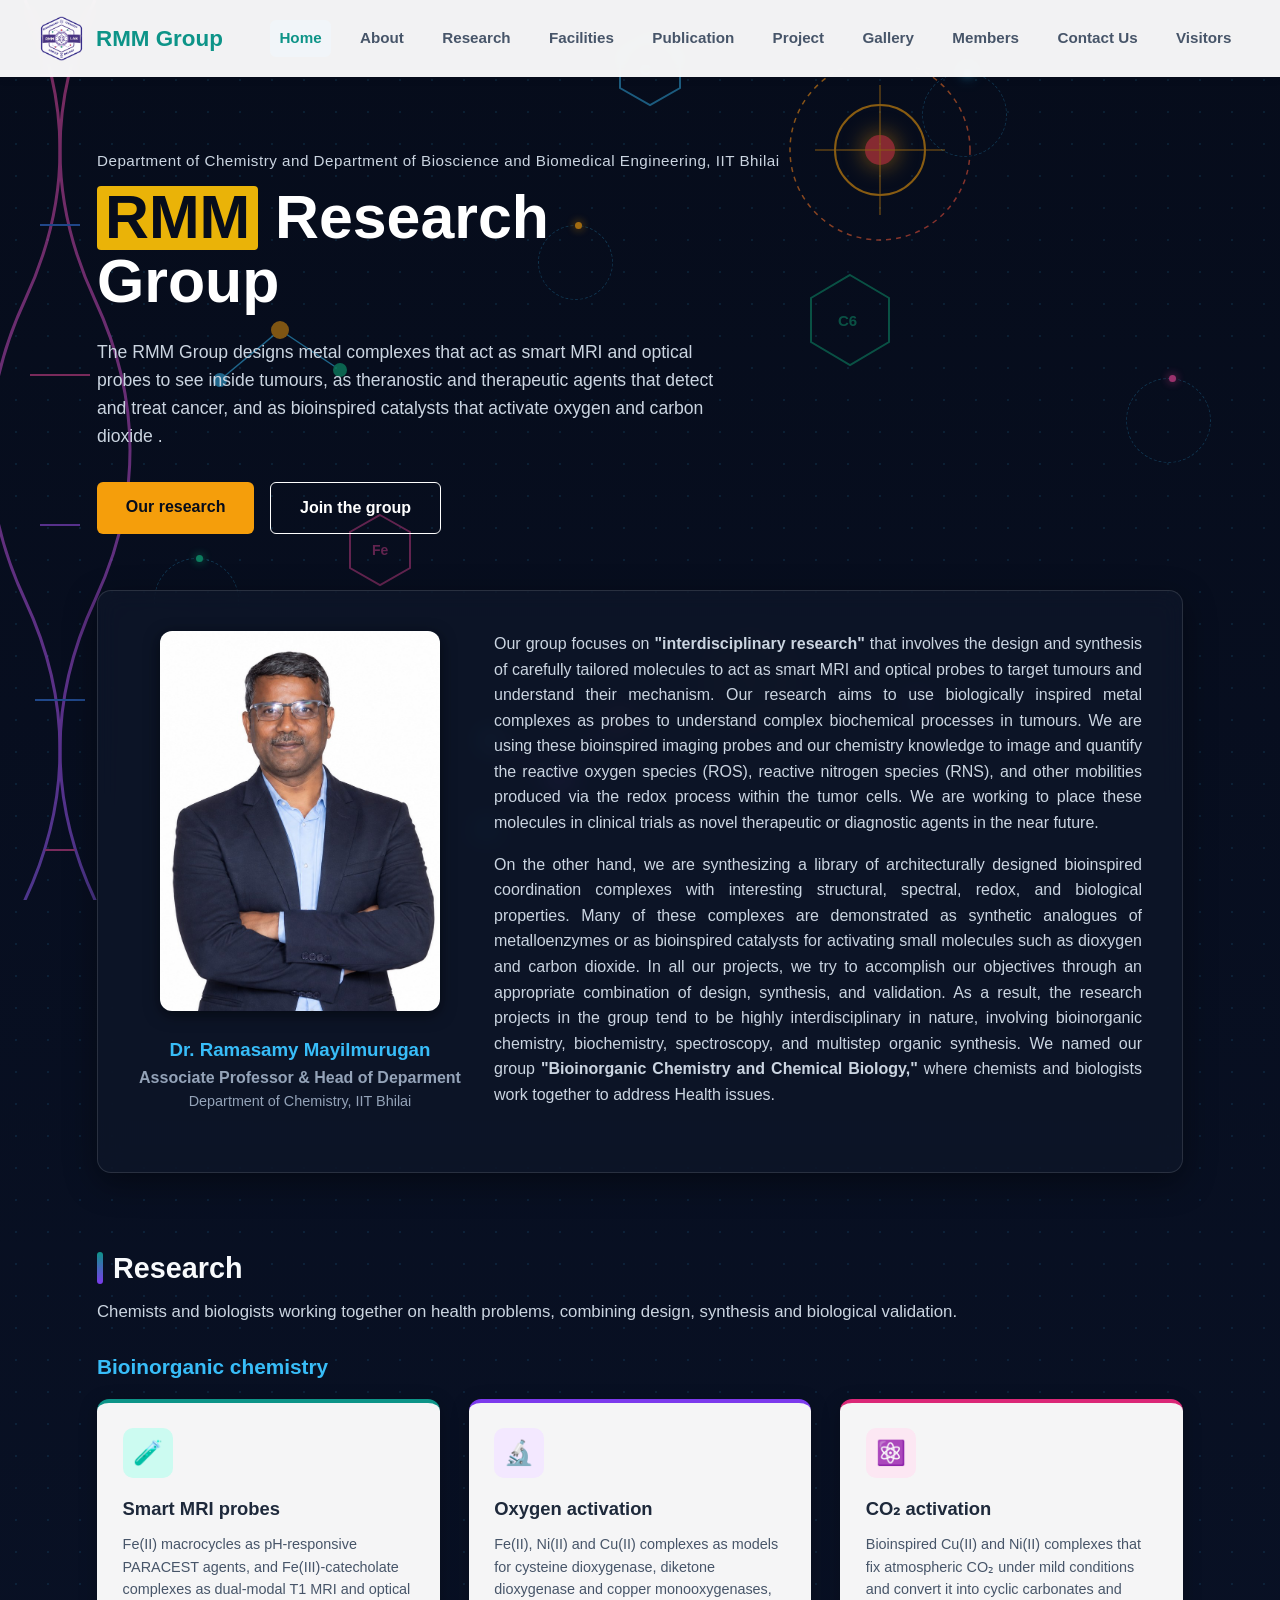
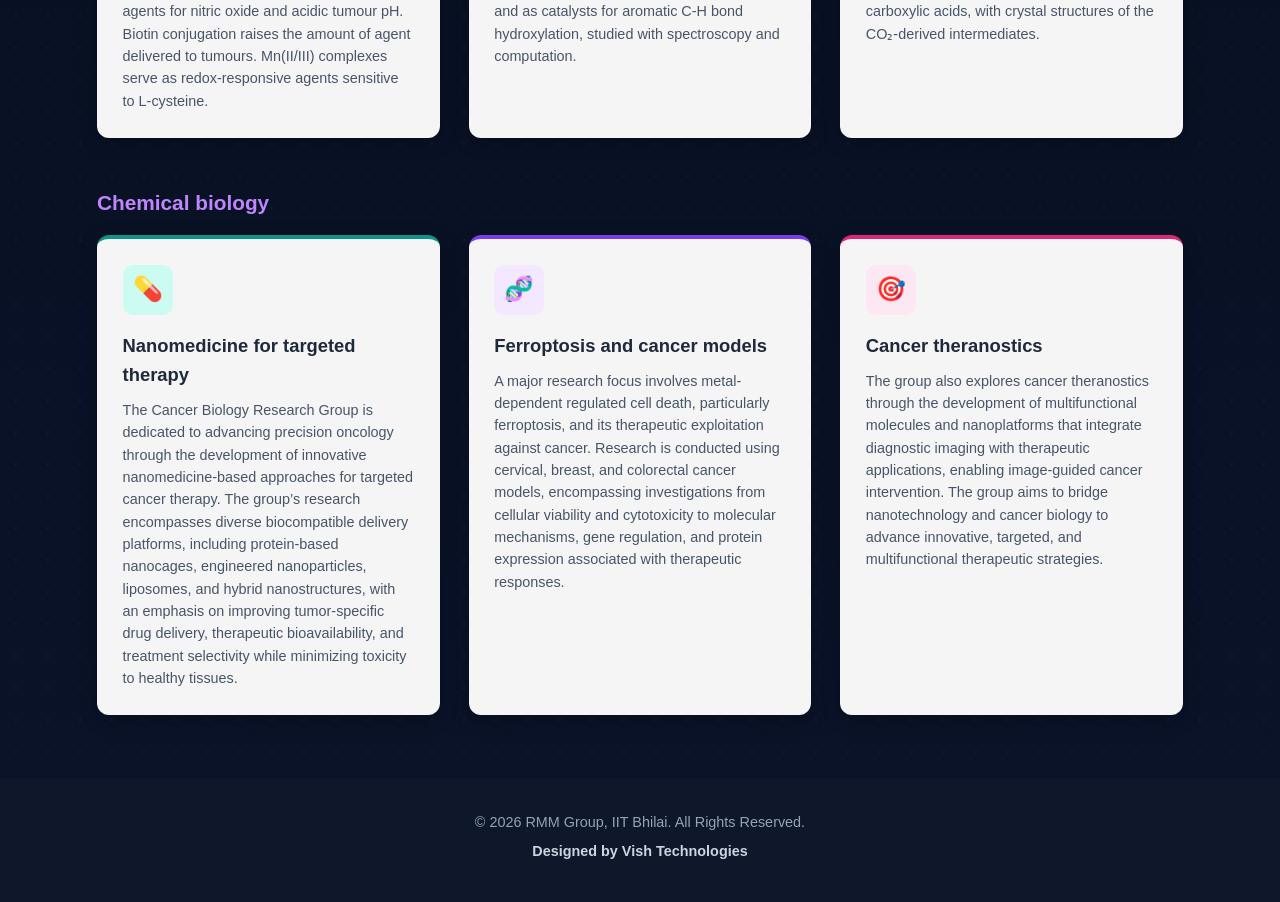
<file: index.html>
<!DOCTYPE html>
<html lang="en">
<head>
  <meta charset="UTF-8">
  <meta name="viewport" content="width=device-width, initial-scale=1.0">
  <title>Home - RMM Group, IIT Bhilai</title>
  <link rel="icon" href="images/fevicon.png" type="image/png">
  <link rel="stylesheet" href="style.css">
  <style>
    /* Extremely Dense, Creative & Vibrant Chemistry Background Theme */
    body {
      background-color: #060c1b;
      background-image: 
        radial-gradient(rgba(56, 189, 248, 0.1) 1.5px, transparent 1.5px),
        linear-gradient(to bottom, #060c1b 0%, #0a1329 100%);
      background-size: 32px 32px, 100% 100%;
      position: relative;
      overflow-x: hidden;
      color: #f8fafc;
    }
    
    /* Background Canvas Container */
    .bg-canvas-container {
      position: fixed;
      top: 0;
      left: 0;
      width: 100%;
      height: 100%;
      z-index: -1;
      pointer-events: none;
      overflow: hidden;
    }

    /* Floating Atoms & Orbiting Electrons */
    .floating-atom-node {
      position: absolute;
      width: 85px;
      height: 85px;
      border: 1px dashed rgba(56, 189, 248, 0.35);
      border-radius: 50%;
      animation: rotateAtom 16s infinite linear;
      opacity: 0.65;
    }

    .electron {
      position: absolute;
      top: -4px;
      left: 50%;
      width: 7px;
      height: 7px;
      background-color: #38bdf8;
      border-radius: 50%;
      box-shadow: 0 0 10px #38bdf8, 0 0 18px #38bdf8;
    }

    @keyframes rotateAtom {
      0% { transform: rotate(0deg) scale(1); }
      50% { transform: rotate(180deg) scale(1.12); }
      100% { transform: rotate(360deg) scale(1); }
    }

    /* Container Spacing */
    .container {
      max-width: 1150px !important;
      margin: 2rem auto !important;
      padding: 0 2rem !important;
    }

    /* Hero Section */
    .hero-box {
      background: transparent !important;
      padding: 2.5rem 0 1.5rem 0;
      margin-bottom: 2rem;
      box-shadow: none !important;
      text-align: left;
    }

    .hero-subhead {
      color: #cbd5e1;
      font-size: 0.95rem;
      letter-spacing: 0.5px;
      margin-bottom: 0.8rem;
    }

    .hero-title {
      font-size: 3.8rem;
      font-weight: 800;
      line-height: 1.05;
      color: #ffffff;
      margin-bottom: 1.5rem;
    }

    .hero-title span.highlight {
      background: #eab308;
      color: #060c1b;
      padding: 0 8px;
      border-radius: 4px;
      display: inline-block;
    }

    .hero-desc {
      font-size: 1.1rem;
      color: #cbd5e1;
      max-width: 620px;
      line-height: 1.6;
      margin-bottom: 2rem;
    }

    /* Custom Styled Buttons */
    .hero-btns {
      display: flex;
      gap: 1rem;
      flex-wrap: wrap;
    }

    .btn-yellow {
      background-color: #f59e0b;
      color: #060c1b;
      font-weight: 700;
      padding: 0.75rem 1.8rem;
      border-radius: 6px;
      text-decoration: none;
      transition: all 0.3s ease;
    }

    .btn-yellow:hover {
      background-color: #d97706;
      box-shadow: 0 0 15px rgba(245, 158, 11, 0.4);
    }

    .btn-outline {
      background: transparent;
      color: #ffffff;
      border: 1.5px solid #ffffff;
      font-weight: 600;
      padding: 0.75rem 1.8rem;
      border-radius: 6px;
      text-decoration: none;
      transition: all 0.3s ease;
    }

    .btn-outline:hover {
      background: rgba(255, 255, 255, 0.1);
      border-color: #38bdf8;
      color: #38bdf8;
    }

    /* PI Profile Box (Original Large Size + Fully Transparent Glass Box) */
    .pi-box {
      background: rgba(15, 23, 42, 0.7) !important;
      border: 1px solid rgba(255, 255, 255, 0.12);
      backdrop-filter: blur(12px);
      color: #f8fafc !important;
      padding: 2.5rem;
      border-radius: 14px;
      display: flex;
      gap: 2rem;
      align-items: flex-start;
      flex-wrap: wrap;
      margin-bottom: 3.5rem;
      box-shadow: 0 10px 32px rgba(0,0,0,0.4) !important;
    }
    .pi-box h3 { color: #38bdf8 !important; }
    .pi-box p { color: #cbd5e1 !important; }

    /* Research Cards Grid - Strictly Uniform Width & Height */
    .card-grid {
      display: grid;
      grid-template-columns: repeat(3, 1fr);
      gap: 1.8rem;
      margin-bottom: 3rem;
      align-items: stretch;
    }

    .card {
      background: rgba(255, 255, 255, 0.96);
      backdrop-filter: blur(10px);
      color: #1e293b;
      padding: 1.6rem;
      border-radius: 12px;
      box-shadow: 0 4px 18px rgba(0,0,0,0.25);
      display: flex;
      flex-direction: column;
      justify-content: flex-start;
      height: 100%;
    }

    .card h3 {
      font-size: 1.15rem;
      margin-bottom: 0.6rem;
    }
    
    .card p {
      color: #475569;
      font-size: 0.9rem;
      line-height: 1.55;
      flex-grow: 1;
    }

    /* Mobile Responsive Optimizations (Without changing desktop structure) */
    @media (max-width: 950px) {
      .card-grid {
        grid-template-columns: 1fr !important;
      }
    }

    @media (max-width: 768px) {
      .container {
        padding: 0 1rem !important;
        margin: 1rem auto !important;
      }
      .hero-title {
        font-size: 2.5rem !important;
      }
      .hero-box {
        padding: 1.5rem 0 1rem 0;
      }
      .pi-box {
        padding: 1.5rem;
        gap: 1.5rem;
      }
      .hero-btns {
        flex-direction: column;
        width: 100%;
      }
      .btn-yellow, .btn-outline {
        text-align: center;
        width: 100%;
        box-sizing: border-box;
      }
    }
  </style>
</head>
<body>

  <!-- Packed Chemistry Background: DNA, Benzene Rings, Periodic Elements (Fe, Cu, Ni, Zn, Mn, Co), Nuclear Fusion & Molecules -->
  <div class="bg-canvas-container">
    <svg width="100%" height="100%" xmlns="http://www.w3.org/2000/svg">
      <defs>
        <linearGradient id="dnaGrad" x1="0%" y1="0%" x2="0%" y2="100%">
          <stop offset="0%" stop-color="#ec4899" />
          <stop offset="50%" stop-color="#a855f7" />
          <stop offset="100%" stop-color="#3b82f6" />
        </linearGradient>
        <linearGradient id="fusionGrad" x1="0%" y1="0%" x2="100%" y2="100%">
          <stop offset="0%" stop-color="#f59e0b" />
          <stop offset="100%" stop-color="#ef4444" />
        </linearGradient>
      </defs>

      <!-- 1. Left Side Double DNA Helix Structure[cite: 1] -->
      <g opacity="0.5" transform="translate(15, 0)">
        <path d="M 10,0 Q 80,150 10,300 T 10,600 T 10,900 T 10,1200 T 10,1500" fill="none" stroke="url(#dnaGrad)" stroke-width="3" />
        <path d="M 80,0 Q 10,150 80,300 T 80,600 T 80,900 T 80,1200 T 80,1500" fill="none" stroke="url(#dnaGrad)" stroke-width="3" />
        <line x1="25" y1="75" x2="65" y2="75" stroke="#ec4899" stroke-width="2"/>
        <line x1="45" y1="150" x2="45" y2="150" stroke="#a855f7" stroke-width="2"/>
        <line x1="25" y1="225" x2="65" y2="225" stroke="#3b82f6" stroke-width="2"/>
        <line x1="15" y1="375" x2="75" y2="375" stroke="#ec4899" stroke-width="2"/>
        <line x1="25" y1="525" x2="65" y2="525" stroke="#a855f7" stroke-width="2"/>
        <line x1="20" y1="700" x2="70" y2="700" stroke="#3b82f6" stroke-width="2"/>
        <line x1="30" y1="850" x2="60" y2="850" stroke="#ec4899" stroke-width="2"/>
        <line x1="15" y1="1025" x2="75" y2="1025" stroke="#a855f7" stroke-width="2"/>
        <line x1="25" y1="1200" x2="65" y2="1200" stroke="#3b82f6" stroke-width="2"/>
      </g>

      <!-- 2. Dense Periodic Table Elements & Carbon Rings across background -->
      <g opacity="0.45" transform="translate(650, 70)">
        <polygon points="0,-35 30,-18 30,18 0,35 -30,18 -30,-18" fill="none" stroke="#38bdf8" stroke-width="2" />
        <text x="-10" y="5" fill="#38bdf8" font-size="15" font-weight="bold">C</text>
      </g>
      <g opacity="0.4" transform="translate(850, 320)">
        <polygon points="0,-45 39,-22 39,22 0,45 -39,22 -39,-22" fill="none" stroke="#10b981" stroke-width="2" />
        <text x="-12" y="6" fill="#10b981" font-size="15" font-weight="bold">C6</text>
      </g>
      <g opacity="0.4" transform="translate(380, 550)">
        <polygon points="0,-35 30,-18 30,18 0,35 -30,18 -30,-18" fill="none" stroke="#ec4899" stroke-width="2" />
        <text x="-8" y="5" fill="#ec4899" font-size="14" font-weight="bold">Fe</text>
      </g>
      <g opacity="0.4" transform="translate(750, 680)">
        <polygon points="0,-40 35,-20 35,20 0,40 -35,20 -35,-20" fill="none" stroke="#f59e0b" stroke-width="2" />
        <text x="-9" y="5" fill="#f59e0b" font-size="14" font-weight="bold">Cu</text>
      </g>
      <g opacity="0.4" transform="translate(520, 950)">
        <polygon points="0,-35 30,-18 30,18 0,35 -30,18 -30,-18" fill="none" stroke="#38bdf8" stroke-width="2" />
        <text x="-8" y="5" fill="#38bdf8" font-size="14" font-weight="bold">Ni</text>
      </g>
      <g opacity="0.4" transform="translate(820, 1050)">
        <polygon points="0,-35 30,-18 30,18 0,35 -30,18 -30,-18" fill="none" stroke="#a855f7" stroke-width="2" />
        <text x="-8" y="5" fill="#a855f7" font-size="14" font-weight="bold">Zn</text>
      </g>

      <!-- 3. Nuclear Fusion Core & Energy Waves -->
      <g opacity="0.55" transform="translate(880, 150)">
        <circle cx="0" cy="0" r="90" fill="none" stroke="url(#fusionGrad)" stroke-width="1.5" stroke-dasharray="5,5" />
        <circle cx="0" cy="0" r="45" fill="none" stroke="#f59e0b" stroke-width="2" />
        <circle cx="0" cy="0" r="15" fill="#ef4444" filter="drop-shadow(0 0 12px #f59e0b)" />
        <line x1="-65" y1="0" x2="65" y2="0" stroke="#f59e0b" stroke-width="1"/>
        <line x1="0" y1="-65" x2="0" y2="65" stroke="#f59e0b" stroke-width="1"/>
      </g>

      <!-- 4. Packed Molecular Bonds & Network Nodes -->
      <g opacity="0.5" transform="translate(220, 380)">
        <line x1="0" y1="0" x2="60" y2="-50" stroke="#38bdf8" stroke-width="1.5"/>
        <line x1="60" y1="-50" x2="120" y2="-10" stroke="#38bdf8" stroke-width="1.5"/>
        <circle cx="0" cy="0" r="7" fill="#38bdf8"/>
        <circle cx="60" cy="-50" r="9" fill="#f59e0b"/>
        <circle cx="120" cy="-10" r="7" fill="#10b981"/>
      </g>
      <g opacity="0.5" transform="translate(560, 780)">
        <line x1="0" y1="0" x2="-70" y2="-40" stroke="#a855f7" stroke-width="1.5"/>
        <line x1="0" y1="0" x2="60" y2="-60" stroke="#a855f7" stroke-width="1.5"/>
        <circle cx="0" cy="0" r="8" fill="#a855f7"/>
        <circle cx="-70" cy="-40" r="6" fill="#38bdf8"/>
        <circle cx="60" cy="-60" r="7" fill="#ec4899"/>
      </g>
      <g opacity="0.5" transform="translate(250, 850)">
        <line x1="0" y1="0" x2="50" y2="50" stroke="#10b981" stroke-width="1.5"/>
        <circle cx="0" cy="0" r="7" fill="#10b981"/>
        <circle cx="50" cy="50" r="8" fill="#f59e0b"/>
      </g>
    </svg>

    <!-- Multiple Orbiting Atoms & Periodic Elements packed across the background -->
    <div class="floating-atom-node" style="top: 8%; left: 72%;">
      <div class="electron"></div>
    </div>
    <div class="floating-atom-node" style="top: 42%; left: 88%; animation-duration: 14s;">
      <div class="electron" style="background-color: #ec4899; box-shadow: 0 0 10px #ec4899;"></div>
    </div>
    <div class="floating-atom-node" style="top: 62%; left: 12%; animation-duration: 20s;">
      <div class="electron" style="background-color: #10b981; box-shadow: 0 0 10px #10b981;"></div>
    </div>
    <div class="floating-atom-node" style="top: 25%; left: 42%; width: 75px; height: 75px; animation-duration: 12s;">
      <div class="electron" style="background-color: #f59e0b; box-shadow: 0 0 10px #f59e0b;"></div>
    </div>
    <div class="floating-atom-node" style="top: 78%; left: 68%; width: 85px; height: 85px; animation-duration: 18s;">
      <div class="electron" style="background-color: #a855f7; box-shadow: 0 0 10px #a855f7;"></div>
    </div>
    <div class="floating-atom-node" style="top: 92%; left: 35%; width: 70px; height: 70px; animation-duration: 22s;">
      <div class="electron" style="background-color: #38bdf8; box-shadow: 0 0 10px #38bdf8;"></div>
    </div>
  </div>

  <!-- Header & Navigation -->
  <header>
    <div class="nav-container">
      <div class="logo-section">
        <img src="images/fevicon.png" alt="RMM Group Logo">
        <h2>RMM Group</h2>
      </div>
      <nav>
        <ul>
          <li><a href="index.html" class="active">Home</a></li>
          <li><a href="about.html">About</a></li>
          <li><a href="index.html#research">Research</a></li>
          <li><a href="facilities.html">Facilities</a></li>
          <li><a href="publication.html">Publication</a></li>
          <li><a href="project.html">Project</a></li>
          <li><a href="gallery.html">Gallery</a></li>
          <li><a href="members.html">Members</a></li>
          <li><a href="contact.html">Contact Us</a></li>
          <li><a href="visitors.html">Visitors</a></li>
        </ul>
      </nav>
    </div>
  </header>

  <div class="container">
    <!-- Section 1: Hero Welcome -->
    <div class="hero-box">
      <p class="hero-subhead">Department of Chemistry and Department of Bioscience and Biomedical Engineering, IIT Bhilai </p>
      <h1 class="hero-title"><span class="highlight">RMM</span> Research<br>Group</h1>
      <p class="hero-desc">The RMM Group designs metal complexes that act as smart MRI and optical probes to see inside tumours, as theranostic and therapeutic agents that detect and treat cancer, and as bioinspired catalysts that activate oxygen and carbon dioxide .</p>
      
      <div class="hero-btns">
        <a href="#research" class="btn-yellow">Our research</a>
        <a href="contact.html" class="btn-outline">Join the group</a>
      </div>
    </div>

    <!-- Section 2: PI Profile (Original Large Size + Transparent Glass Box) -->
    <div class="pi-box">
      <div style="flex: 1; min-width: 260px; text-align: center;">
        <img src="images/Dr. R Mayilmurugan.png" alt="Dr. Ramasamy Mayilmurugan" style="width: 100%; max-width: 280px; border-radius: 12px; box-shadow: 0 4px 15px rgba(0,0,0,0.5);">
        <h3 style="margin-top: 1rem;">Dr. Ramasamy Mayilmurugan</h3>
        <p style="color: #94a3b8 !important; font-weight: 600;">Associate Professor & Head of Deparment</p>
        <p style="color: #94a3b8 !important; font-size: 0.9rem;">Department of Chemistry, IIT Bhilai</p>
      </div>
      <div style="flex: 2; min-width: 300px;">
        <p style="margin-bottom: 1rem; text-align: justify;">Our group focuses on <strong>"interdisciplinary research"</strong> that involves the design and synthesis of carefully tailored molecules to act as smart MRI and optical probes to target tumours and understand their mechanism. Our research aims to use biologically inspired metal complexes as probes to understand complex biochemical processes in tumours. We are using these bioinspired imaging probes and our chemistry knowledge to image and quantify the reactive oxygen species (ROS), reactive nitrogen species (RNS), and other mobilities produced via the redox process within the tumor cells. We are working to place these molecules in clinical trials as novel therapeutic or diagnostic agents in the near future.</p>
        <p style="margin-bottom: 1.5rem; text-align: justify;">On the other hand, we are synthesizing a library of architecturally designed bioinspired coordination complexes with interesting structural, spectral, redox, and biological properties. Many of these complexes are demonstrated as synthetic analogues of metalloenzymes or as bioinspired catalysts for activating small molecules such as dioxygen and carbon dioxide. In all our projects, we try to accomplish our objectives through an appropriate combination of design, synthesis, and validation. As a result, the research projects in the group tend to be highly interdisciplinary in nature, involving bioinorganic chemistry, biochemistry, spectroscopy, and multistep organic synthesis. We named our group <strong>"Bioinorganic Chemistry and Chemical Biology,"</strong> where chemists and biologists work together to address Health issues.</p>
      </div>
    </div>

    <!-- Section 3 & 4: Research Section -->
    <div id="research" style="padding-top: 1rem;">
      <div class="section-title" style="color: #f8fafc; font-size: 1.8rem;">
        <div class="title-bar"></div>
        Research
      </div>
      <p class="section-subtitle" style="color: #cbd5e1; margin-bottom: 1.5rem;">Chemists and biologists working together on health problems, combining design, synthesis and biological validation.</p>

      <!-- Sub-theme 1: Bioinorganic Chemistry -->
      <h3 style="margin-bottom: 1rem; color: #38bdf8; font-size: 1.3rem;">Bioinorganic chemistry</h3>
      <div class="card-grid">
        <div class="card">
          <div class="card-icon">🧪</div>
          <h3>Smart MRI probes</h3>
          <p>Fe(II) macrocycles as pH-responsive PARACEST agents, and Fe(III)-catecholate complexes as dual-modal T1 MRI and optical agents for nitric oxide and acidic tumour pH. Biotin conjugation raises the amount of agent delivered to tumours. Mn(II/III) complexes serve as redox-responsive agents sensitive to L-cysteine.</p>
        </div>
        <div class="card purple">
          <div class="card-icon">🔬</div>
          <h3>Oxygen activation</h3>
          <p>Fe(II), Ni(II) and Cu(II) complexes as models for cysteine dioxygenase, diketone dioxygenase and copper monooxygenases, and as catalysts for aromatic C-H bond hydroxylation, studied with spectroscopy and computation.</p>
        </div>
        <div class="card pink">
          <div class="card-icon">⚛️</div>
          <h3>CO₂ activation</h3>
          <p>Bioinspired Cu(II) and Ni(II) complexes that fix atmospheric CO₂ under mild conditions and convert it into cyclic carbonates and carboxylic acids, with crystal structures of the CO₂-derived intermediates.</p>
        </div>
      </div>

      <!-- Sub-theme 2: Chemical Biology -->
      <h3 style="margin-bottom: 1rem; color: #c084fc; font-size: 1.3rem;">Chemical biology</h3>
      <div class="card-grid">
        <div class="card">
          <div class="card-icon">💊</div>
          <h3>Nanomedicine for targeted therapy</h3>
          <p>The Cancer Biology Research Group is dedicated to advancing precision oncology through the development of innovative nanomedicine-based approaches for targeted cancer therapy. The group’s research encompasses diverse biocompatible delivery platforms, including protein-based nanocages, engineered nanoparticles, liposomes, and hybrid nanostructures, with an emphasis on improving tumor-specific drug delivery, therapeutic bioavailability, and treatment selectivity while minimizing toxicity to healthy tissues.</p>
        </div>
        <div class="card purple">
          <div class="card-icon">🧬</div>
          <h3>Ferroptosis and cancer models</h3>
          <p>A major research focus involves metal-dependent regulated cell death, particularly ferroptosis, and its therapeutic exploitation against cancer. Research is conducted using cervical, breast, and colorectal cancer models, encompassing investigations from cellular viability and cytotoxicity to molecular mechanisms, gene regulation, and protein expression associated with therapeutic responses.</p>
        </div>
        <div class="card pink">
          <div class="card-icon">🎯</div>
          <h3>Cancer theranostics</h3>
          <p>The group also explores cancer theranostics through the development of multifunctional molecules and nanoplatforms that integrate diagnostic imaging with therapeutic applications, enabling image-guided cancer intervention. The group aims to bridge nanotechnology and cancer biology to advance innovative, targeted, and multifunctional therapeutic strategies.</p>
        </div>
      </div>
    </div>
  </div>

  <!-- Common Footer -->
  <footer>
    <p>© 2026 RMM Group, IIT Bhilai. All Rights Reserved.</p>
    <p class="designer">Designed by Vish Technologies</p>
  </footer>

  <script src="script.js"></script>
</body>
</html>
</file>
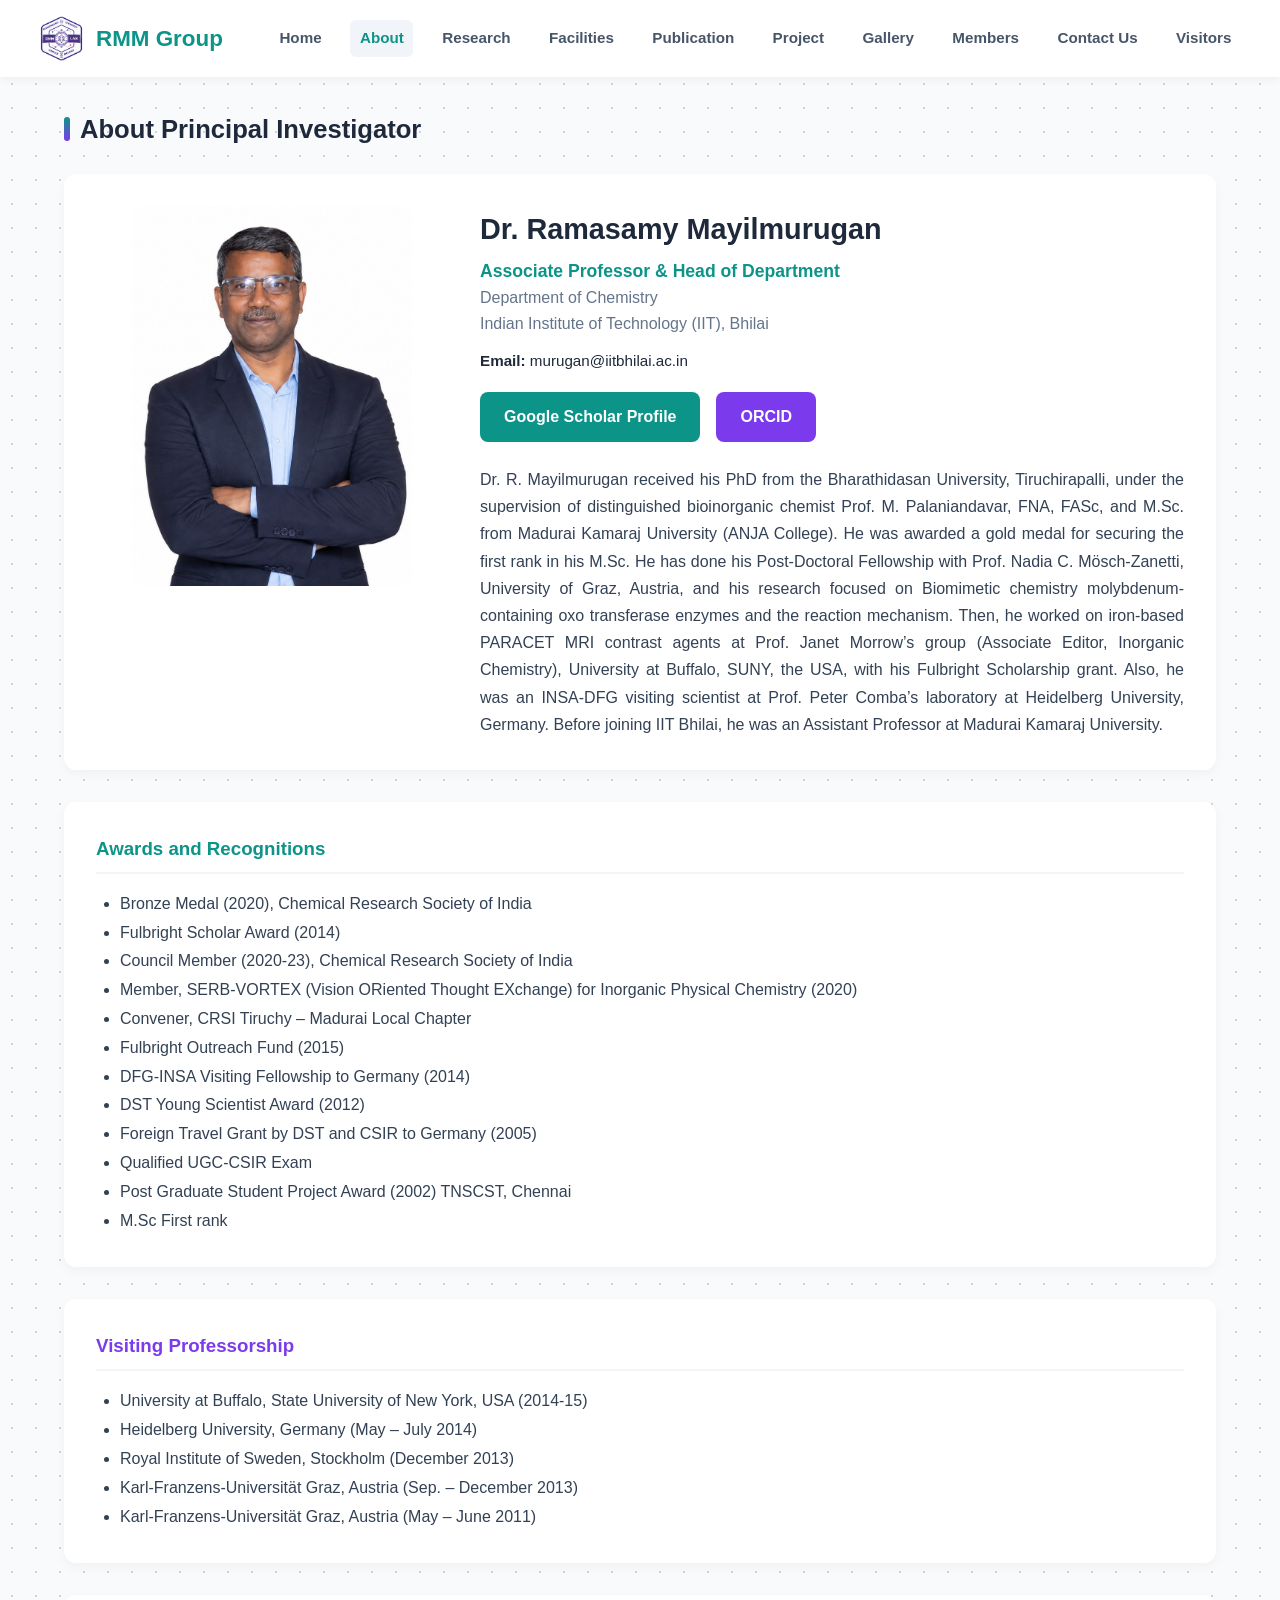
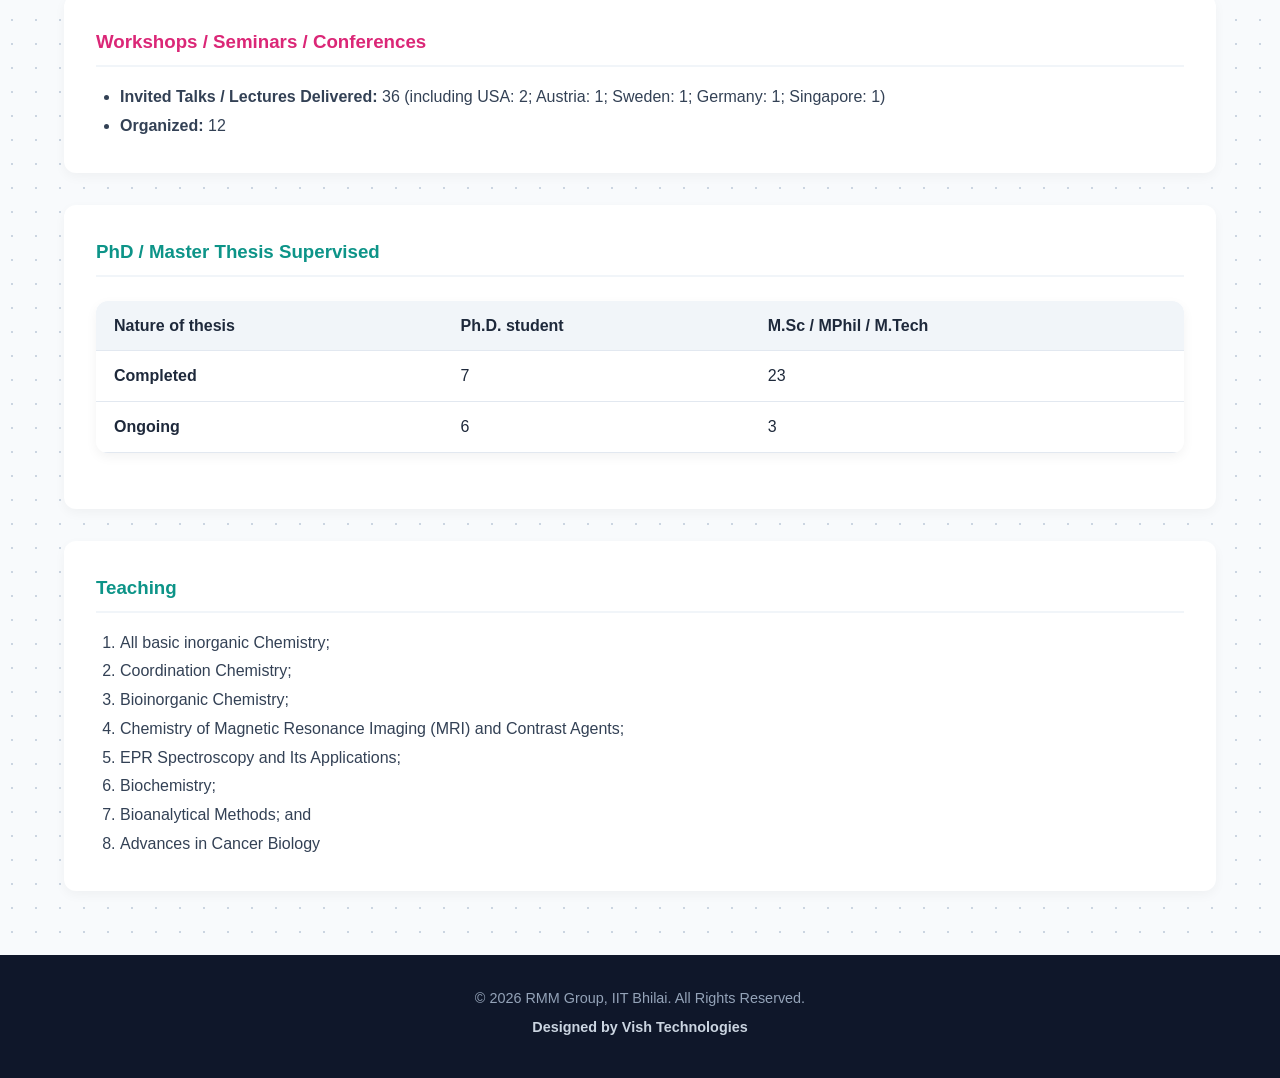
<file: about.html>
<!DOCTYPE html>
<html lang="en">
<head>
  <meta charset="UTF-8">
  <meta name="viewport" content="width=device-width, initial-scale=1.0">
  <title>About - Dr. Ramasamy Mayilmurugan</title>
  <link rel="icon" href="images/fevicon.png" type="image/png">
  <link rel="stylesheet" href="style.css">
  <style>
    /* Strict Mobile Dropdown & Right Corner Toggle Fix for About Page */
    .mobile-toggle {
      display: none;
      background: transparent;
      border: none;
      font-size: 1.8rem;
      color: #0d9488;
      cursor: pointer;
      z-index: 1200;
      position: absolute;
      right: 1.5rem;
      top: 50%;
      transform: translateY(-50%);
    }

    @media (max-width: 950px) {
      .mobile-toggle {
        display: block !important;
      }
      .nav-container {
        flex-wrap: wrap !important;
        padding: 1rem 1.5rem !important;
        position: relative !important;
      }
      nav {
        width: auto !important;
      }
      header nav ul, .nav-container nav ul {
        display: none !important;
        flex-direction: column !important;
        width: 220px !important;
        max-width: 220px !important;
        background: #ffffff !important;
        position: absolute !important;
        top: 100% !important;
        right: 15px !important;
        left: auto !important;
        padding: 8px 0 !important;
        box-shadow: 0 8px 24px rgba(0,0,0,0.2) !important;
        border-radius: 8px !important;
        z-index: 1100 !important;
        margin-top: 5px !important;
      }
      header nav ul.active, .nav-container nav ul.active {
        display: flex !important;
      }
      header nav ul li, .nav-container nav ul li {
        width: 100% !important;
        text-align: left !important;
      }
      header nav ul li a, .nav-container nav ul li a {
        display: block !important;
        padding: 0.55rem 1rem !important;
        font-size: 0.9rem !important;
        color: #1e293b !important;
        border-radius: 0 !important;
      }
      header nav ul li a:hover, .nav-container nav ul li a:hover {
        background-color: #f1f5f9 !important;
        color: #0d9488 !important;
      }
    }

    @media (max-width: 768px) {
      .container {
        padding: 0 1rem !important;
        margin: 1rem auto !important;
      }
      .container > div[style*="display: flex"] {
        flex-direction: column !important;
        padding: 1.2rem !important;
        gap: 1.2rem !important;
      }
      .container div[style*="flex: 1"],
      .container div[style*="flex: 2"] {
        width: 100% !important;
        min-width: 100% !important;
      }
      .btn-group {
        flex-direction: column !important;
        gap: 0.8rem !important;
      }
      .btn-group .btn {
        width: 100% !important;
        text-align: center !important;
        box-sizing: border-box !important;
      }
      .table-container {
        overflow-x: auto !important;
        width: 100% !important;
        display: block !important;
      }
    }
  </style>
</head>
<body>
  <header style="position: sticky; top: 0; z-index: 1000; background: rgba(255, 255, 255, 0.95); backdrop-filter: blur(8px); box-shadow: 0 2px 10px rgba(0,0,0,0.05);">
    <div class="nav-container" style="max-width: 1250px; margin: 0 auto; display: flex; justify-content: space-between; align-items: center; padding: 1rem 1.5rem; position: relative;">
      <div class="logo-section" style="display: flex; align-items: center; gap: 12px;">
        <img src="images/fevicon.png" alt="RMM Group Logo" style="height: 45px;">
        <h2 style="font-size: 1.4rem; color: #0d9488; font-weight: 700;">RMM Group</h2>
      </div>
      <button class="mobile-toggle" aria-label="Toggle Navigation">☰</button>
      <nav>
        <ul style="display: flex; list-style: none; gap: 1.2rem; align-items: center;">
          <li><a href="index.html">Home</a></li>
          <li><a href="about.html" class="active">About</a></li>
          <li><a href="index.html#research">Research</a></li>
          <li><a href="facilities.html">Facilities</a></li>
          <li><a href="publication.html">Publication</a></li>
          <li><a href="project.html">Project</a></li>
          <li><a href="gallery.html">Gallery</a></li>
          <li><a href="members.html">Members</a></li>
          <li><a href="contact.html">Contact Us</a></li>
          <li><a href="visitors.html">Visitors</a></li>
        </ul>
      </nav>
    </div>
  </header>

  <div class="container">
    <div class="section-title" style="font-size: 1.6rem;">
      <div class="title-bar" style="height: 24px;"></div>
      About Principal Investigator
    </div>
    
    <div style="background: white; padding: 2rem; border-radius: 12px; display: flex; gap: 2rem; margin-top: 1.5rem; flex-wrap: wrap; box-shadow: 0 4px 12px rgba(0,0,0,0.04);">
      <div style="flex: 1; min-width: 250px; text-align: center;">
        <img src="images/Dr. R Mayilmurugan.png" alt="Dr. Ramasamy Mayilmurugan" style="width: 100%; max-width: 280px; border-radius: 12px;">
      </div>
      <div style="flex: 2; min-width: 300px;">
        <h2 style="font-size: 1.8rem; margin-bottom: 0.3rem;">Dr. Ramasamy Mayilmurugan</h2>
        <p style="color: var(--primary-color); font-weight: 600; font-size: 1.1rem;">Associate Professor & Head of Department</p>
        <p style="color: #64748b; font-weight: 500;">Department of Chemistry</p>
        <p style="color: #64748b; font-weight: 500;">Indian Institute of Technology (IIT), Bhilai</p>
        <p style="margin-top: 0.8rem; font-size: 0.95rem;"><strong>Email:</strong> murugan@iitbhilai.ac.in</p>

        <div class="btn-group" style="margin-top: 1.2rem; display: flex; gap: 1rem;">
          <a href="https://scholar.google.co.in/citations?user=-9ywDWAAAAAJ&hl=en" target="_blank" class="btn btn-primary">Google Scholar Profile</a>
          <a href="https://orcid.org/0000-0002-5370-594X" target="_blank" class="btn btn-secondary">ORCID</a>
        </div>

        <p style="margin-top: 1.2rem; color: #334155; line-height: 1.7; text-align: justify;">
          Dr. R. Mayilmurugan received his PhD from the Bharathidasan University, Tiruchirapalli, under the supervision of distinguished bioinorganic chemist Prof. M. Palaniandavar, FNA, FASc, and M.Sc. from Madurai Kamaraj University (ANJA College). He was awarded a gold medal for securing the first rank in his M.Sc. He has done his Post-Doctoral Fellowship with Prof. Nadia C. Mösch-Zanetti, University of Graz, Austria, and his research focused on Biomimetic chemistry molybdenum-containing oxo transferase enzymes and the reaction mechanism. Then, he worked on iron-based PARACET MRI contrast agents at Prof. Janet Morrow’s group (Associate Editor, Inorganic Chemistry), University at Buffalo, SUNY, the USA, with his Fulbright Scholarship grant. Also, he was an INSA-DFG visiting scientist at Prof. Peter Comba’s laboratory at Heidelberg University, Germany. Before joining IIT Bhilai, he was an Assistant Professor at Madurai Kamaraj University.
        </p>
      </div>
    </div>

    <div style="margin-top: 2rem; background: white; padding: 2rem; border-radius: 12px; box-shadow: 0 4px 12px rgba(0,0,0,0.04);">
      <h3 style="color: var(--primary-color); margin-bottom: 1rem; border-bottom: 2px solid #f1f5f9; padding-bottom: 0.5rem;">Awards and Recognitions</h3>
      <ul style="margin-left: 1.5rem; color: #334155; line-height: 1.8;">
        <li>Bronze Medal (2020), Chemical Research Society of India</li>
        <li>Fulbright Scholar Award (2014)</li>
        <li>Council Member (2020-23), Chemical Research Society of India</li>
        <li>Member, SERB-VORTEX (Vision ORiented Thought EXchange) for Inorganic Physical Chemistry (2020)</li>
        <li>Convener, CRSI Tiruchy – Madurai Local Chapter</li>
        <li>Fulbright Outreach Fund (2015)</li>
        <li>DFG-INSA Visiting Fellowship to Germany (2014)</li>
        <li>DST Young Scientist Award (2012)</li>
        <li>Foreign Travel Grant by DST and CSIR to Germany (2005)</li>
        <li>Qualified UGC-CSIR Exam</li>
        <li>Post Graduate Student Project Award (2002) TNSCST, Chennai</li>
        <li>M.Sc First rank</li>
      </ul>
    </div>

    <div style="margin-top: 2rem; background: white; padding: 2rem; border-radius: 12px; box-shadow: 0 4px 12px rgba(0,0,0,0.04);">
      <h3 style="color: var(--secondary-color); margin-bottom: 1rem; border-bottom: 2px solid #f1f5f9; padding-bottom: 0.5rem;">Visiting Professorship</h3>
      <ul style="margin-left: 1.5rem; color: #334155; line-height: 1.8;">
        <li>University at Buffalo, State University of New York, USA (2014-15)</li>
        <li>Heidelberg University, Germany (May – July 2014)</li>
        <li>Royal Institute of Sweden, Stockholm (December 2013)</li>
        <li>Karl-Franzens-Universität Graz, Austria (Sep. – December 2013)</li>
        <li>Karl-Franzens-Universität Graz, Austria (May – June 2011)</li>
      </ul>
    </div>

    <div style="margin-top: 2rem; background: white; padding: 2rem; border-radius: 12px; box-shadow: 0 4px 12px rgba(0,0,0,0.04);">
      <h3 style="color: var(--accent-pink); margin-bottom: 1rem; border-bottom: 2px solid #f1f5f9; padding-bottom: 0.5rem;">Workshops / Seminars / Conferences</h3>
      <ul style="margin-left: 1.5rem; color: #334155; line-height: 1.8;">
        <li><strong>Invited Talks / Lectures Delivered:</strong> 36 (including USA: 2; Austria: 1; Sweden: 1; Germany: 1; Singapore: 1)</li>
        <li><strong>Organized:</strong> 12</li>
      </ul>
    </div>

    <div style="margin-top: 2rem; background: white; padding: 2rem; border-radius: 12px; box-shadow: 0 4px 12px rgba(0,0,0,0.04);">
      <h3 style="color: var(--primary-color); margin-bottom: 1rem; border-bottom: 2px solid #f1f5f9; padding-bottom: 0.5rem;">PhD / Master Thesis Supervised</h3>
      <div class="table-container">
        <table style="width: 100%; border-collapse: collapse; background: white;">
          <thead>
            <tr>
              <th style="padding: 12px 18px; text-align: left; background-color: #f1f5f9;">Nature of thesis</th>
              <th style="padding: 12px 18px; text-align: left; background-color: #f1f5f9;">Ph.D. student</th>
              <th style="padding: 12px 18px; text-align: left; background-color: #f1f5f9;">M.Sc / MPhil / M.Tech</th>
            </tr>
          </thead>
          <tbody>
            <tr>
              <td style="padding: 12px 18px; border-bottom: 1px solid #e2e8f0;"><strong>Completed</strong></td>
              <td style="padding: 12px 18px; border-bottom: 1px solid #e2e8f0;">7</td>
              <td style="padding: 12px 18px; border-bottom: 1px solid #e2e8f0;">23</td>
            </tr>
            <tr>
              <td style="padding: 12px 18px; border-bottom: 1px solid #e2e8f0;"><strong>Ongoing</strong></td>
              <td style="padding: 12px 18px; border-bottom: 1px solid #e2e8f0;">6</td>
              <td style="padding: 12px 18px; border-bottom: 1px solid #e2e8f0;">3</td>
            </tr>
          </tbody>
        </table>
      </div>
    </div>

    <div style="margin-top: 2rem; background: white; padding: 2rem; border-radius: 12px; box-shadow: 0 4px 12px rgba(0,0,0,0.04);">
      <h3 style="color: var(--primary-color); margin-bottom: 1rem; border-bottom: 2px solid #f1f5f9; padding-bottom: 0.5rem;">Teaching</h3>
      <ol style="margin-left: 1.5rem; color: #334155; line-height: 1.8;">
        <li>All basic inorganic Chemistry;</li>
        <li>Coordination Chemistry;</li>
        <li>Bioinorganic Chemistry;</li>
        <li>Chemistry of Magnetic Resonance Imaging (MRI) and Contrast Agents;</li>
        <li>EPR Spectroscopy and Its Applications;</li>
        <li>Biochemistry;</li>
        <li>Bioanalytical Methods; and</li>
        <li>Advances in Cancer Biology</li>
      </ol>
    </div>
  </div>

  <footer>
    <p>© 2026 RMM Group, IIT Bhilai. All Rights Reserved.</p>
    <p class="designer">Designed by Vish Technologies</p>
  </footer>

  <script>
    document.addEventListener('DOMContentLoaded', () => {
      const toggleBtn = document.querySelector('.mobile-toggle');
      const navUl = document.querySelector('nav ul');
      if (toggleBtn && navUl) {
        toggleBtn.addEventListener('click', (e) => {
          e.stopPropagation();
          navUl.classList.toggle('active');
          toggleBtn.innerHTML = navUl.classList.contains('active') ? '✕' : '☰';
        });
        document.addEventListener('click', (e) => {
          if (!e.target.closest('header')) {
            navUl.classList.remove('active');
            toggleBtn.innerHTML = '☰';
          }
        });
      }
    });
  </script>
</body>
</html>
</file>
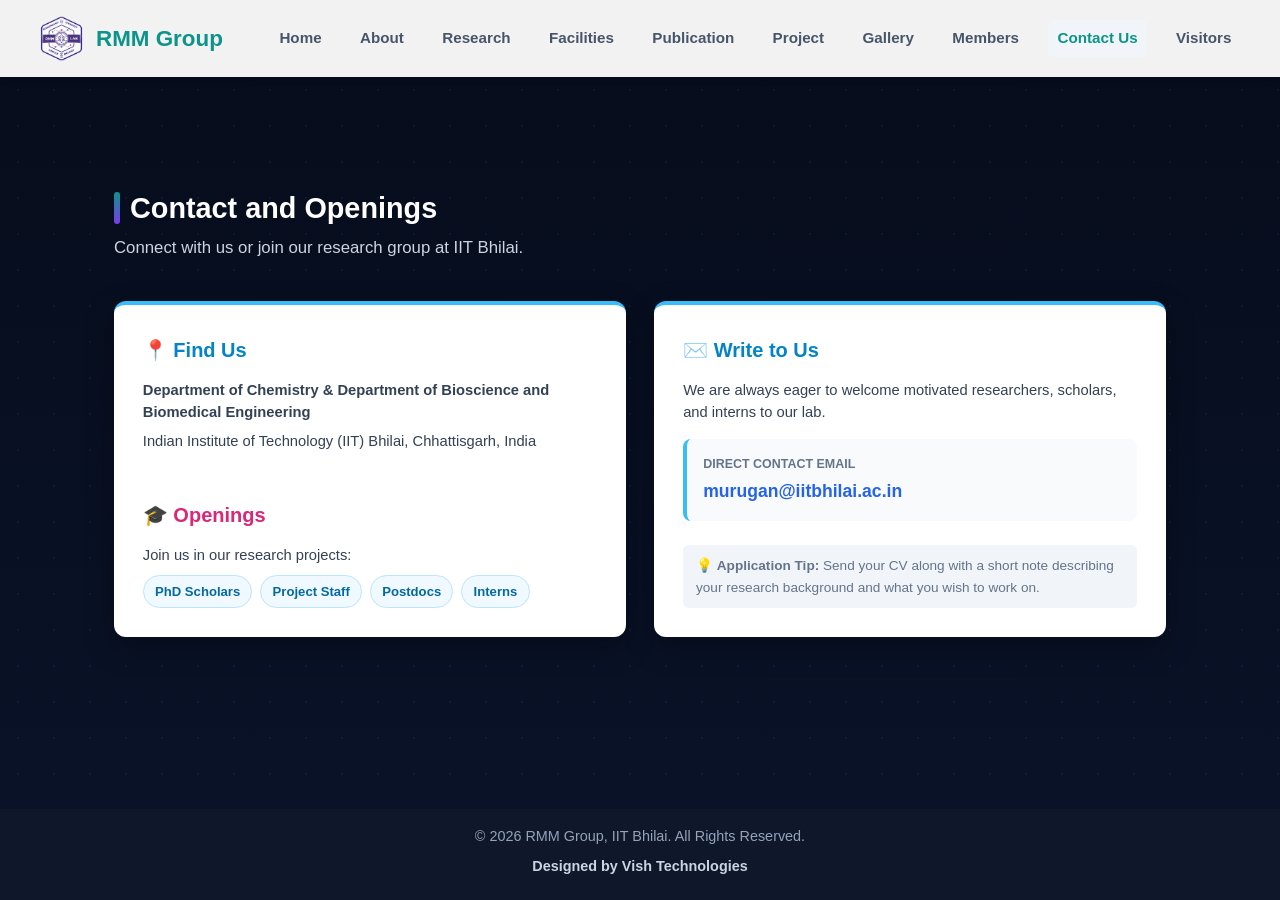
<file: contact.html>
<!DOCTYPE html>
<html lang="en">
<head>
  <meta charset="UTF-8">
  <meta name="viewport" content="width=device-width, initial-scale=1.0">
  <title>Contact & Openings - RMM Group</title>
  <link rel="icon" href="images/fevicon.png" type="image/png">
  <link rel="stylesheet" href="style.css">
  <style>
    /* Strict Mobile Dropdown & Right Corner Toggle Fix for Contact Page */
    .mobile-toggle {
      display: none;
      background: transparent;
      border: none;
      font-size: 1.8rem;
      color: #0d9488;
      cursor: pointer;
      z-index: 1200;
      position: absolute;
      right: 1.5rem;
      top: 50%;
      transform: translateY(-50%);
    }

    @media (max-width: 950px) {
      .mobile-toggle {
        display: block !important;
      }
      .nav-container {
        flex-wrap: wrap !important;
        padding: 1rem 1.5rem !important;
        position: relative !important;
      }
      nav {
        width: auto !important;
      }
      header nav ul, .nav-container nav ul {
        display: none !important;
        flex-direction: column !important;
        width: 220px !important;
        max-width: 220px !important;
        background: #ffffff !important;
        position: absolute !important;
        top: 100% !important;
        right: 15px !important;
        left: auto !important;
        padding: 8px 0 !important;
        box-shadow: 0 8px 24px rgba(0,0,0,0.2) !important;
        border-radius: 8px !important;
        z-index: 1100 !important;
        margin-top: 5px !important;
      }
      header nav ul.active, .nav-container nav ul.active {
        display: flex !important;
      }
      header nav ul li, .nav-container nav ul li {
        width: 100% !important;
        text-align: left !important;
      }
      header nav ul li a, .nav-container nav ul li a {
        display: block !important;
        padding: 0.55rem 1rem !important;
        font-size: 0.9rem !important;
        color: #1e293b !important;
        border-radius: 0 !important;
      }
      header nav ul li a:hover, .nav-container nav ul li a:hover {
        background-color: #f1f5f9 !important;
        color: #0d9488 !important;
      }
    }

    html, body {
      height: 100%;
      margin: 0;
      padding: 0;
    }

    body {
      background-color: #060c1b;
      background-image: 
        radial-gradient(rgba(56, 189, 248, 0.08) 1.5px, transparent 1.5px),
        linear-gradient(to bottom, #060c1b 0%, #0a1329 100%);
      background-size: 36px 36px, 100% 100%;
      color: #ffffff;
      font-family: 'Segoe UI', Tahoma, Geneva, Verdana, sans-serif;
      display: flex;
      flex-direction: column;
      justify-content: space-between;
    }

    .container {
      max-width: 1100px !important;
      margin: 1.5rem auto !important;
      padding: 0 1.5rem !important;
      flex: 1;
      display: flex;
      flex-direction: column;
      justify-content: center;
    }

    .contact-grid {
      display: grid;
      grid-template-columns: repeat(auto-fit, minmax(320px, 1fr));
      gap: 1.8rem;
      margin-top: 1rem;
    }

    .contact-card {
      background: #ffffff;
      border-radius: 12px;
      padding: 1.8rem;
      box-shadow: 0 10px 30px rgba(0, 0, 0, 0.3);
      border-top: 4px solid #38bdf8;
      color: #0f172a;
      transition: transform 0.3s ease, box-shadow 0.3s ease;
      display: flex;
      flex-direction: column;
      justify-content: space-between;
    }

    .contact-card:hover {
      transform: translateY(-4px);
      box-shadow: 0 14px 35px rgba(56, 189, 248, 0.35);
      border-top-color: #0284c7;
    }

    .contact-card h3 {
      color: #0284c7;
      font-size: 1.25rem;
      margin-top: 0;
      margin-bottom: 0.8rem;
      display: flex;
      align-items: center;
      gap: 0.5rem;
    }

    .contact-card p {
      color: #334155;
      font-size: 0.92rem;
      line-height: 1.5;
      margin: 0.4rem 0;
    }

    .openings-tags {
      display: flex;
      flex-wrap: wrap;
      gap: 0.5rem;
      margin-top: 0.6rem;
    }

    .tag {
      background: #f0f9ff;
      color: #0369a1;
      border: 1px solid #bae6fd;
      padding: 0.3rem 0.7rem;
      border-radius: 20px;
      font-size: 0.82rem;
      font-weight: 600;
    }

    .email-box {
      background: #f8fafc;
      border-left: 4px solid #38bdf8;
      padding: 1rem;
      border-radius: 8px;
      margin: 1rem 0;
    }

    .email-box a {
      color: #2563eb;
      font-size: 1.1rem;
      font-weight: 700;
      text-decoration: none;
      word-break: break-all;
    }

    .email-box a:hover {
      text-decoration: underline;
    }

    .note-box {
      font-size: 0.85rem;
      color: #64748b;
      background: #f1f5f9;
      padding: 0.6rem 0.8rem;
      border-radius: 6px;
      margin-top: 0.5rem;
    }

    footer {
      padding: 1rem 0;
    }

    @media (max-width: 768px) {
      html, body {
        height: auto;
      }
      body {
        display: block;
      }
      .container {
        margin: 1rem auto !important;
        padding: 0 1rem !important;
        justify-content: flex-start;
      }
      .contact-grid {
        grid-template-columns: 1fr;
        gap: 1.2rem;
      }
      .contact-card {
        padding: 1.2rem;
      }
    }
  </style>
</head>
<body>
  <header style="position: sticky; top: 0; z-index: 1000; background: rgba(255, 255, 255, 0.95); backdrop-filter: blur(8px); box-shadow: 0 2px 10px rgba(0,0,0,0.05);">
    <div class="nav-container" style="max-width: 1250px; margin: 0 auto; display: flex; justify-content: space-between; align-items: center; padding: 1rem 1.5rem; position: relative;">
      <div class="logo-section" style="display: flex; align-items: center; gap: 12px;">
        <img src="images/fevicon.png" alt="RMM Group Logo" style="height: 45px;">
        <h2 style="font-size: 1.4rem; color: #0d9488; font-weight: 700;">RMM Group</h2>
      </div>
      <button class="mobile-toggle" aria-label="Toggle Navigation">☰</button>
      <nav>
        <ul style="display: flex; list-style: none; gap: 1.2rem; align-items: center;">
          <li><a href="index.html">Home</a></li>
          <li><a href="about.html">About</a></li>
          <li><a href="index.html#research">Research</a></li>
          <li><a href="facilities.html">Facilities</a></li>
          <li><a href="publication.html">Publication</a></li>
          <li><a href="project.html">Project</a></li>
          <li><a href="gallery.html">Gallery</a></li>
          <li><a href="members.html">Members</a></li>
          <li><a href="contact.html" class="active">Contact Us</a></li>
          <li><a href="visitors.html">Visitors</a></li>
        </ul>
      </nav>
    </div>
  </header>

  <div class="container">
    <div class="section-title" style="color: #ffffff; font-size: 1.8rem; margin-bottom: 0.2rem;">
      <div class="title-bar"></div>
      Contact and Openings
    </div>
    <p class="section-subtitle" style="color: #cbd5e1; margin-bottom: 1.5rem;">Connect with us or join our research group at IIT Bhilai.</p>

    <div class="contact-grid">
      <div class="contact-card">
        <div>
          <h3>📍 Find Us</h3>
          <p><b>Department of Chemistry & Department of Bioscience and Biomedical Engineering</b></p>
          <p>Indian Institute of Technology (IIT) Bhilai, Chhattisgarh, India</p>
        </div>

        <div style="margin-top: 1.2rem;">
          <h3 style="color: #db2777;">🎓 Openings</h3>
          <p>Join us in our research projects:</p>
          <div class="openings-tags">
            <span class="tag">PhD Scholars</span>
            <span class="tag">Project Staff</span>
            <span class="tag">Postdocs</span>
            <span class="tag">Interns</span>
          </div>
        </div>
      </div>

      <div class="contact-card">
        <div>
          <h3>✉️ Write to Us</h3>
          <p>We are always eager to welcome motivated researchers, scholars, and interns to our lab.</p>

          <div class="email-box">
            <p style="margin: 0 0 0.2rem 0; font-size: 0.78rem; color: #64748b; font-weight: 600; text-transform: uppercase;">Direct Contact Email</p>
            <a href="mailto:murugan@iitbhilai.ac.in">murugan@iitbhilai.ac.in</a>
          </div>
        </div>

        <div class="note-box">
          💡 <b>Application Tip:</b> Send your CV along with a short note describing your research background and what you wish to work on.
        </div>
      </div>
    </div>
  </div>

  <footer>
    <p>© 2026 RMM Group, IIT Bhilai. All Rights Reserved.</p>
    <p class="designer">Designed by Vish Technologies</p>
  </footer>

  <script>
    document.addEventListener('DOMContentLoaded', () => {
      const toggleBtn = document.querySelector('.mobile-toggle');
      const navUl = document.querySelector('nav ul');
      if (toggleBtn && navUl) {
        toggleBtn.addEventListener('click', (e) => {
          e.stopPropagation();
          navUl.classList.toggle('active');
          toggleBtn.innerHTML = navUl.classList.contains('active') ? '✕' : '☰';
        });
        document.addEventListener('click', (e) => {
          if (!e.target.closest('header')) {
            navUl.classList.remove('active');
            toggleBtn.innerHTML = '☰';
          }
        });
      }
    });
  </script>
</body>
</html>
</file>
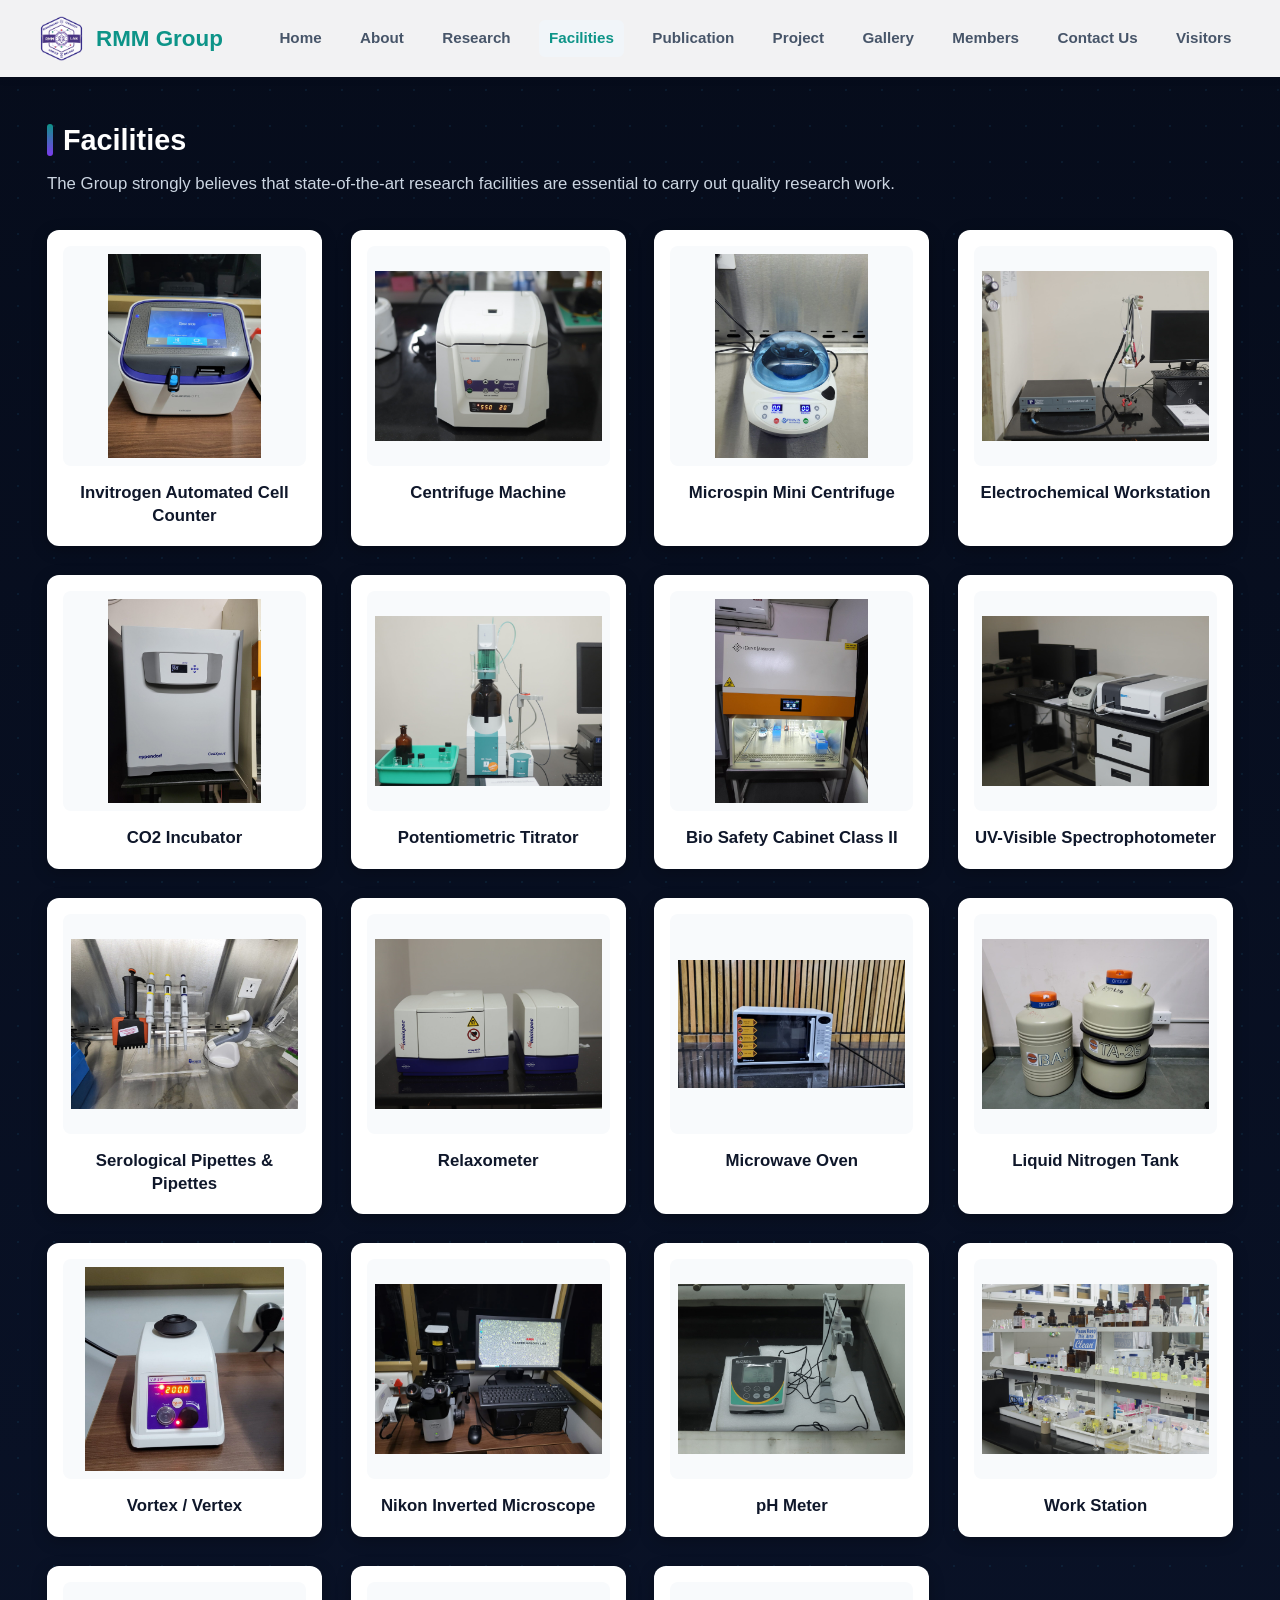
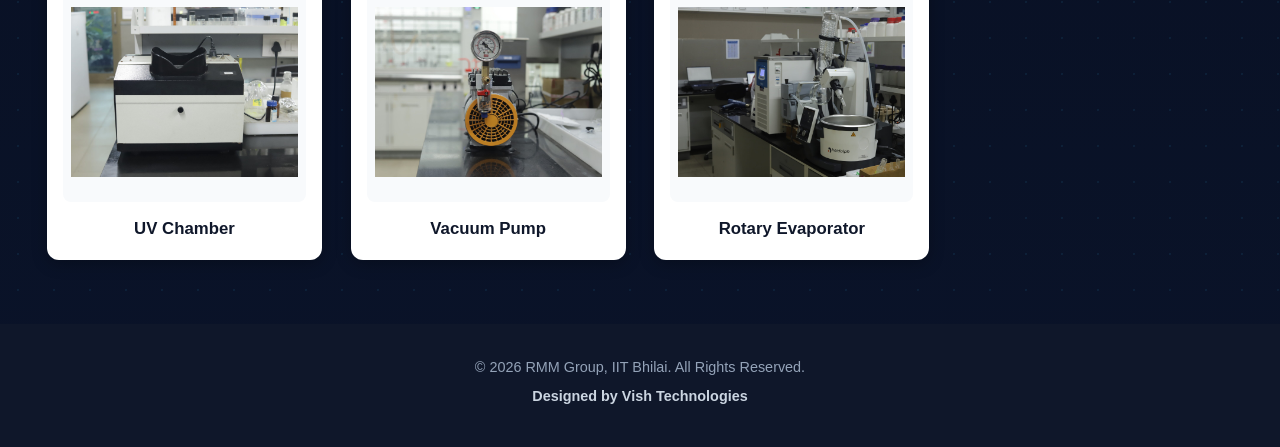
<file: facilities.html>
<!DOCTYPE html>
<html lang="en">
<head>
  <meta charset="UTF-8">
  <meta name="viewport" content="width=device-width, initial-scale=1.0">
  <title>Facilities - RMM Group, IIT Bhilai</title>
  <link rel="icon" href="images/fevicon.png" type="image/png">
  <link rel="stylesheet" href="style.css">
  <style>
    /* Professional Scientific Background matching Website Theme */
    body {
      background-color: #060c1b;
      background-image: 
        radial-gradient(rgba(56, 189, 248, 0.08) 1.5px, transparent 1.5px),
        linear-gradient(to bottom, #060c1b 0%, #0a1329 100%);
      background-size: 36px 36px, 100% 100%;
      color: #ffffff;
      font-family: 'Segoe UI', Tahoma, Geneva, Verdana, sans-serif;
      margin: 0;
      padding: 0;
      min-height: 100vh;
    }

    /* Container Spacing */
    .container {
      max-width: 1250px !important;
      margin: 2.5rem auto !important;
      padding: 0 2rem !important;
    }

    /* 4 Items Per Row Grid Layout */
    .member-grid {
      display: grid;
      grid-template-columns: repeat(4, 1fr) !important;
      gap: 1.8rem;
      margin-bottom: 3rem;
      align-items: stretch;
    }

    @media (max-width: 1050px) {
      .member-grid {
        grid-template-columns: repeat(2, 1fr) !important;
      }
    }

    @media (max-width: 650px) {
      .member-grid {
        grid-template-columns: 1fr !important;
      }
      .container {
        padding: 0 1rem !important;
        margin: 1.2rem auto !important;
      }
    }

    /* Minimal & Sleek Card Design (No Heavy Borders) */
    .member-card {
      background: #ffffff;
      border: none !important;
      border-radius: 12px;
      padding: 1rem;
      box-shadow: 0 4px 15px rgba(0, 0, 0, 0.25);
      display: flex;
      flex-direction: column;
      justify-content: space-between;
      transition: transform 0.3s ease, box-shadow 0.3s ease;
      height: 100%;
    }

    .member-card:hover {
      transform: translateY(-5px);
      box-shadow: 0 10px 25px rgba(56, 189, 248, 0.3);
    }

    /* Image Display Container (Border-free) */
    .member-img-box {
      width: 100%;
      height: 220px;
      display: flex;
      align-items: center;
      justify-content: center;
      overflow: hidden;
      border-radius: 8px;
      background: #f8fafc;
      padding: 0.5rem;
      margin-bottom: 0.8rem;
      border: none !important;
    }

    .member-img-box img {
      max-width: 100%;
      max-height: 100%;
      object-fit: contain;
      transition: transform 0.3s ease;
    }

    .member-card:hover .member-img-box img {
      transform: scale(1.05);
    }

    /* Clean Dark Text Under Image */
    .member-info {
      text-align: center;
      padding: 0.2rem 0;
    }

    .member-info h4 {
      color: #0f172a;
      font-size: 1.05rem;
      font-weight: 700;
      margin: 0;
      line-height: 1.35;
    }
  </style>
</head>
<body>

  <!-- Header & Navigation -->
  <header>
    <div class="nav-container">
      <div class="logo-section">
        <img src="images/fevicon.png" alt="RMM Group Logo">
        <h2>RMM Group</h2>
      </div>
      <nav>
        <ul>
          <li><a href="index.html">Home</a></li>
          <li><a href="about.html">About</a></li>
          <li><a href="index.html#research">Research</a></li>
          <li><a href="facilities.html" class="active">Facilities</a></li>
          <li><a href="publication.html">Publication</a></li>
          <li><a href="project.html">Project</a></li>
          <li><a href="gallery.html">Gallery</a></li>
          <li><a href="members.html">Members</a></li>
          <li><a href="contact.html">Contact Us</a></li>
          <li><a href="visitors.html">Visitors</a></li>
        </ul>
      </nav>
    </div>
  </header>

  <div class="container">
    <div class="section-title" style="color: #ffffff; font-size: 1.8rem;">
      <div class="title-bar"></div>
      Facilities
    </div>
    <p class="section-subtitle" style="color: #cbd5e1; margin-bottom: 2rem;">The Group strongly believes that state-of-the-art research facilities are essential to carry out quality research work.</p>

    <!-- 4 Items Per Row Grid containing all items -->
    <div class="member-grid">
      
      <!-- 1. Invitrogen Automated Cell Counter -->
      <div class="member-card">
        <div class="member-img-box"><img src="images/Invitrogen Automated Cell Counter.png" alt="Invitrogen Automated Cell Counter"></div>
        <div class="member-info"><h4>Invitrogen Automated Cell Counter</h4></div>
      </div>

      <!-- 2. Centrifuge machine -->
      <div class="member-card">
        <div class="member-img-box"><img src="images/Centrifuge machine.png" alt="Centrifuge machine"></div>
        <div class="member-info"><h4>Centrifuge Machine</h4></div>
      </div>

      <!-- 3. Microspin Mini Centrifuge -->
      <div class="member-card">
        <div class="member-img-box"><img src="images/Microspin Mini Centrifuge.png" alt="Microspin Mini Centrifuge"></div>
        <div class="member-info"><h4>Microspin Mini Centrifuge</h4></div>
      </div>

      <!-- 4. Electrochemical workstation -->
      <div class="member-card">
        <div class="member-img-box"><img src="images/electrochemical workstation.png" alt="Electrochemical workstation"></div>
        <div class="member-info"><h4>Electrochemical Workstation</h4></div>
      </div>

      <!-- 5. CO2 Incubator -->
      <div class="member-card">
        <div class="member-img-box"><img src="images/CO2 Incubator.png" alt="CO2 Incubator"></div>
        <div class="member-info"><h4>CO2 Incubator</h4></div>
      </div>

      <!-- 6. Potentmetric titrator -->
      <div class="member-card">
        <div class="member-img-box"><img src="images/Potentmetric titrator.png" alt="Potentmetric titrator"></div>
        <div class="member-info"><h4>Potentiometric Titrator</h4></div>
      </div>

      <!-- 7. Bio safety Cabinet Class II -->
      <div class="member-card">
        <div class="member-img-box"><img src="images/Bio safety Cabinet Class II.png" alt="Bio safety Cabinet Class II"></div>
        <div class="member-info"><h4>Bio Safety Cabinet Class II</h4></div>
      </div>

      <!-- 8. UV-Visible spectrophotometer -->
      <div class="member-card">
        <div class="member-img-box"><img src="images/UV-Visible spectrophotometer.png" alt="UV-Visible spectrophotometer"></div>
        <div class="member-info"><h4>UV-Visible Spectrophotometer</h4></div>
      </div>

      <!-- 9. Serological Pipettes and pipettes -->
      <div class="member-card">
        <div class="member-img-box"><img src="images/Serological Pipettes and pipettes.png" alt="Serological Pipettes and pipettes"></div>
        <div class="member-info"><h4>Serological Pipettes & Pipettes</h4></div>
      </div>

      <!-- 10. Relaxometer -->
      <div class="member-card">
        <div class="member-img-box"><img src="images/Relaxometer.png" alt="Relaxometer"></div>
        <div class="member-info"><h4>Relaxometer</h4></div>
      </div>

      <!-- 11. Microwave Oven -->
      <div class="member-card">
        <div class="member-img-box"><img src="images/Microwave Oven.png" alt="Microwave Oven"></div>
        <div class="member-info"><h4>Microwave Oven</h4></div>
      </div>

      <!-- 12. Liquid Nitrogen Tank -->
      <div class="member-card">
        <div class="member-img-box"><img src="images/Liquid Nitrogen Tank.png" alt="Liquid Nitrogen Tank"></div>
        <div class="member-info"><h4>Liquid Nitrogen Tank</h4></div>
      </div>

      <!-- 13. Vertex -->
      <div class="member-card">
        <div class="member-img-box"><img src="images/Vertex.png" alt="Vertex"></div>
        <div class="member-info"><h4>Vortex / Vertex</h4></div>
      </div>

      <!-- 14. Nikon Inverted Microscope -->
      <div class="member-card">
        <div class="member-img-box"><img src="images/Nikon Inverted Microscope.png" alt="Nikon Inverted Microscope"></div>
        <div class="member-info"><h4>Nikon Inverted Microscope</h4></div>
      </div>

      <!-- 15. pH meter -->
      <div class="member-card">
        <div class="member-img-box"><img src="images/pH meter.png" alt="pH meter"></div>
        <div class="member-info"><h4>pH Meter</h4></div>
      </div>

      <!-- 16. Work station -->
      <div class="member-card">
        <div class="member-img-box"><img src="images/Work station.png" alt="Work station"></div>
        <div class="member-info"><h4>Work Station</h4></div>
      </div>

      <!-- 17. UV Chamber -->
      <div class="member-card">
        <div class="member-img-box"><img src="images/UV Chamber.png" alt="UV Chamber"></div>
        <div class="member-info"><h4>UV Chamber</h4></div>
      </div>

      <!-- 18. Vaccum pump -->
      <div class="member-card">
        <div class="member-img-box"><img src="images/Vaccum pump.png" alt="Vaccum pump"></div>
        <div class="member-info"><h4>Vacuum Pump</h4></div>
      </div>

      <!-- 19. Rotary evaporator -->
      <div class="member-card">
        <div class="member-img-box"><img src="images/Rotary evaporator.png" alt="Rotary evaporator"></div>
        <div class="member-info"><h4>Rotary Evaporator</h4></div>
      </div>

    </div>
  </div>

  <!-- Common Footer -->
  <footer>
    <p>© 2026 RMM Group, IIT Bhilai. All Rights Reserved.</p>
    <p class="designer">Designed by Vish Technologies</p>
  </footer>

  <script src="script.js"></script>
</body>
</html>
</file>
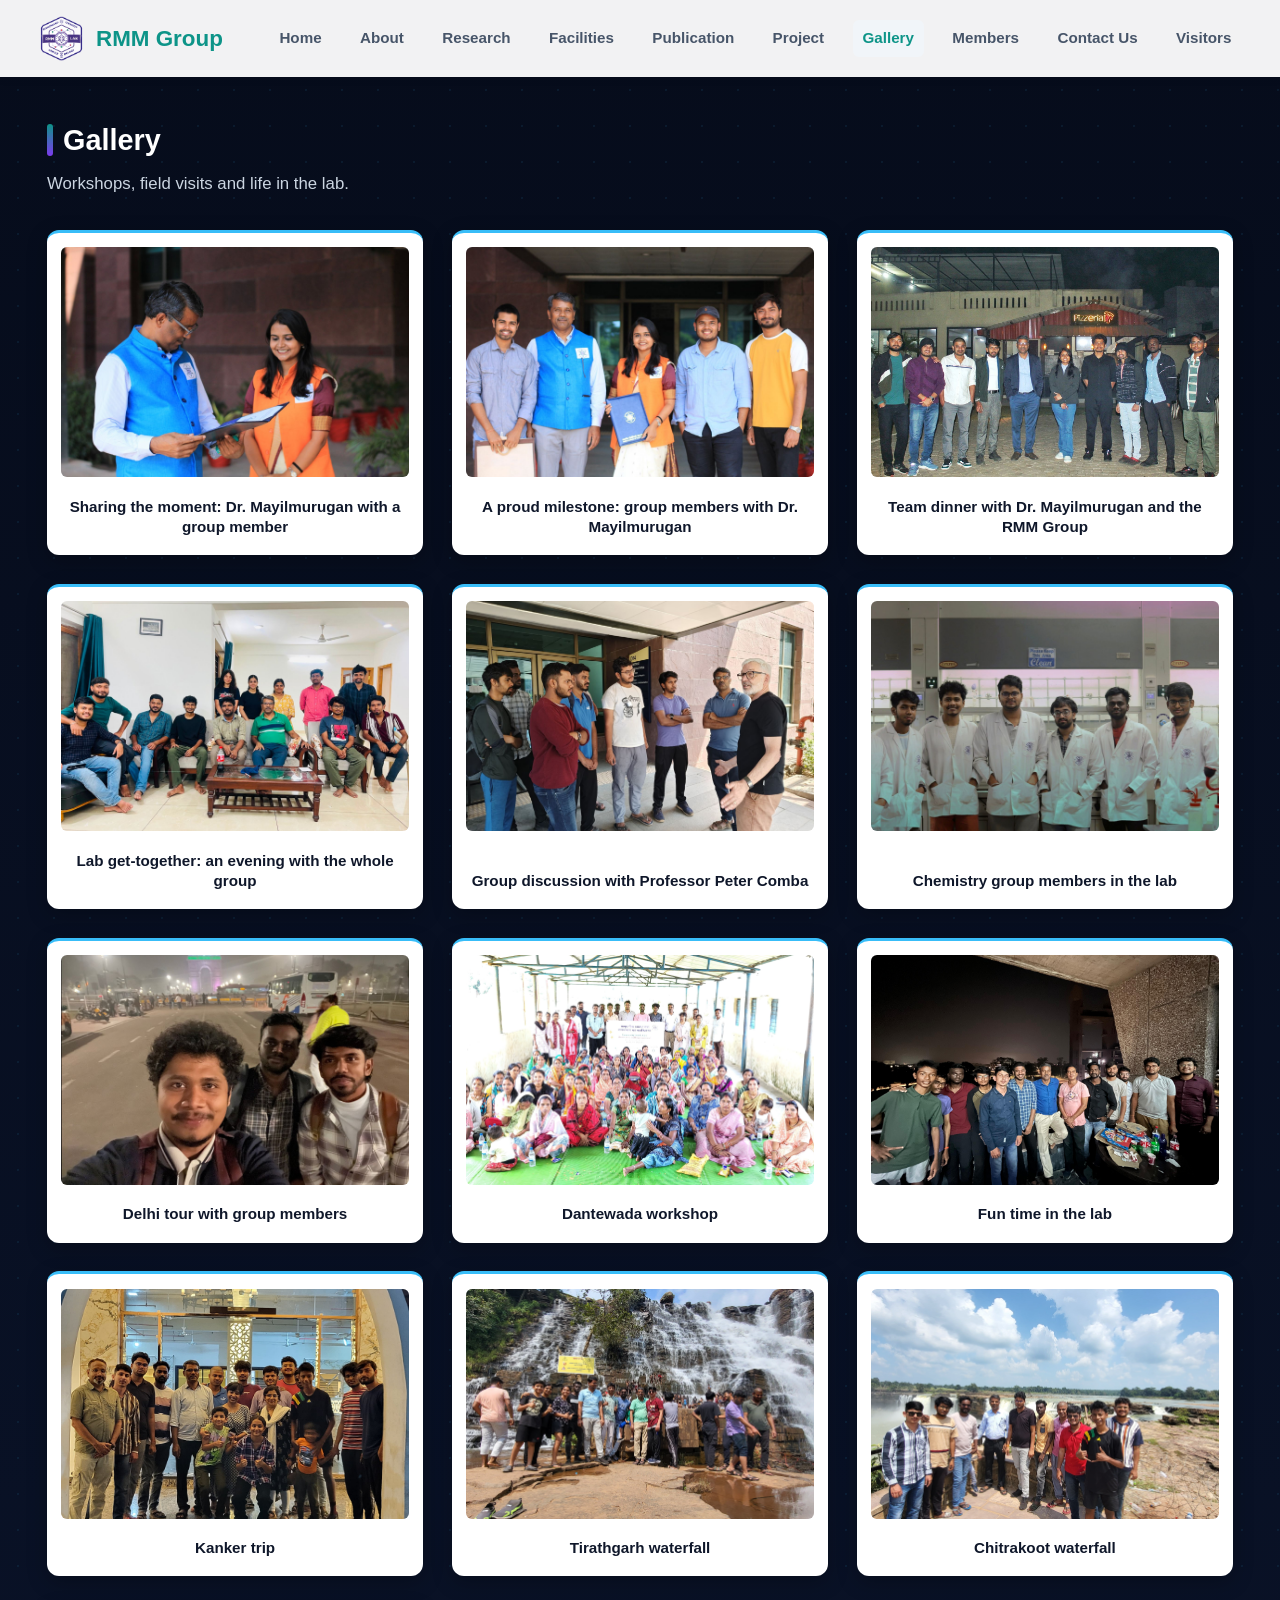
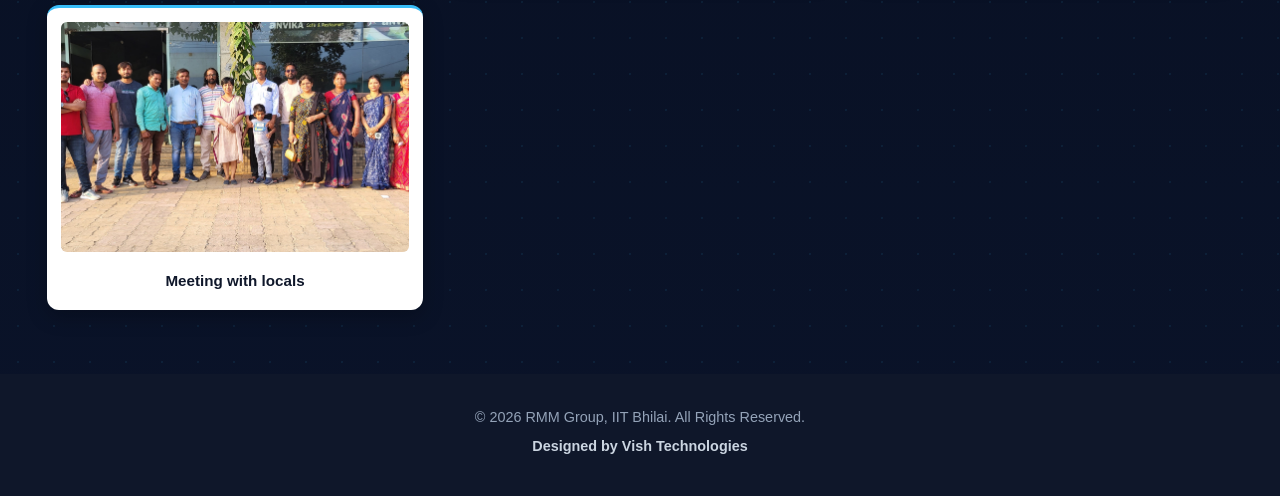
<file: gallery.html>
<!DOCTYPE html>
<html lang="en">
<head>
  <meta charset="UTF-8">
  <meta name="viewport" content="width=device-width, initial-scale=1.0">
  <title>Gallery - RMM Group</title>
  <link rel="icon" href="images/fevicon.png" type="image/png">
  <link rel="stylesheet" href="style.css">
  <style>
    /* Professional Scientific Dark Theme Background */
    body {
      background-color: #060c1b;
      background-image: 
        radial-gradient(rgba(56, 189, 248, 0.08) 1.5px, transparent 1.5px),
        linear-gradient(to bottom, #060c1b 0%, #0a1329 100%);
      background-size: 36px 36px, 100% 100%;
      color: #ffffff;
      font-family: 'Segoe UI', Tahoma, Geneva, Verdana, sans-serif;
      margin: 0;
      padding: 0;
      min-height: 100vh;
    }

    .container {
      max-width: 1250px !important;
      margin: 2.5rem auto !important;
      padding: 0 2rem !important;
    }

    /* Gallery Grid Layout matching uniform design */
    .gallery-grid {
      display: grid;
      grid-template-columns: repeat(auto-fill, minmax(280px, 1fr));
      gap: 1.8rem;
      align-items: stretch;
      margin-top: 2rem;
    }

    /* Gallery Card Styling */
    .gallery-card {
      position: relative;
      background: #ffffff;
      border-radius: 12px;
      padding: 0.9rem;
      box-shadow: 0 6px 20px rgba(0, 0, 0, 0.25);
      border-top: 3px solid #38bdf8;
      overflow: hidden;
      display: flex;
      flex-direction: column;
      justify-content: space-between;
      transition: transform 0.3s ease, box-shadow 0.3s ease;
      height: 100%;
    }

    .gallery-card:hover {
      transform: translateY(-5px);
      box-shadow: 0 12px 30px rgba(56, 189, 248, 0.35);
      border-top-color: #0284c7;
    }

    .gallery-img-box {
      width: 100%;
      height: 230px;
      border-radius: 6px !important;
      overflow: hidden;
      margin-bottom: 0.8rem;
      background: #f8fafc;
      display: flex;
      align-items: center;
      justify-content: center;
      flex-shrink: 0;
    }

    .gallery-img-box img {
      width: 100%;
      height: 100%;
      object-fit: cover;
      object-position: center;
      transition: transform 0.3s ease;
    }

    .gallery-card:hover .gallery-img-box img {
      transform: scale(1.04);
    }

    .gallery-caption {
      color: #0f172a;
      font-size: 0.95rem;
      font-weight: 600;
      text-align: center;
      margin: 0.4rem 0 0.2rem 0;
      line-height: 1.35;
    }

    /* Mobile Responsive Optimizations */
    @media (max-width: 768px) {
      .container {
        padding: 0 1rem !important;
        margin: 1.5rem auto !important;
      }
      .gallery-grid {
        grid-template-columns: 1fr !important;
        gap: 1.2rem;
      }
      .gallery-img-box {
        height: 210px !important;
      }
    }
  </style>
</head>
<body>

  <!-- Header & Navigation -->
  <header>
    <div class="nav-container">
      <div class="logo-section">
        <img src="images/fevicon.png" alt="RMM Group Logo">
        <h2>RMM Group</h2>
      </div>
      <nav>
        <ul>
          <li><a href="index.html">Home</a></li>
          <li><a href="about.html">About</a></li>
          <li><a href="index.html#research">Research</a></li>
          <li><a href="facilities.html">Facilities</a></li>
          <li><a href="publication.html">Publication</a></li>
          <li><a href="project.html">Project</a></li>
          <li><a href="gallery.html" class="active">Gallery</a></li>
          <li><a href="members.html">Members</a></li>
          <li><a href="contact.html">Contact Us</a></li>
          <li><a href="visitors.html">Visitors</a></li>
        </ul>
      </nav>
    </div>
  </header>

  <div class="container">
    <div class="section-title" style="color: #ffffff; font-size: 1.8rem;">
      <div class="title-bar"></div>
      Gallery
    </div>
    <p class="section-subtitle" style="color: #cbd5e1; margin-bottom: 2rem;">Workshops, field visits and life in the lab.</p>

    <div class="gallery-grid">
      <!-- 1 -->
      <div class="gallery-card">
        <div class="gallery-img-box"><img src="images/Sharing the moment Dr. Mayilmurugan with a group member.png" alt="Sharing the moment: Dr. Mayilmurugan with a group member" onerror="this.src='images/fevicon.png'"></div>
        <p class="gallery-caption">Sharing the moment: Dr. Mayilmurugan with a group member</p>
      </div>

      <!-- 2 -->
      <div class="gallery-card">
        <div class="gallery-img-box"><img src="images/A proud milestone group members with Dr. Mayilmurugan.png" alt="A proud milestone: group members with Dr. Mayilmurugan" onerror="this.src='images/fevicon.png'"></div>
        <p class="gallery-caption">A proud milestone: group members with Dr. Mayilmurugan</p>
      </div>

      <!-- 3 -->
      <div class="gallery-card">
        <div class="gallery-img-box"><img src="images/Team dinner with Dr. Mayilmurugan and the RMM Group.png" alt="Team dinner with Dr. Mayilmurugan and the RMM Group" onerror="this.src='images/fevicon.png'"></div>
        <p class="gallery-caption">Team dinner with Dr. Mayilmurugan and the RMM Group</p>
      </div>

      <!-- 4 -->
      <div class="gallery-card">
        <div class="gallery-img-box"><img src="images/Lab get-together an evening with the whole group.png" alt="Lab get-together: an evening with the whole group" onerror="this.src='images/fevicon.png'"></div>
        <p class="gallery-caption">Lab get-together: an evening with the whole group</p>
      </div>

      <!-- 5 -->
      <div class="gallery-card">
        <div class="gallery-img-box"><img src="images/Group discussion with Professor Peter Comba.png" alt="Group discussion with Professor Peter Comba" onerror="this.src='images/fevicon.png'"></div>
        <p class="gallery-caption">Group discussion with Professor Peter Comba</p>
      </div>

      <!-- 6 -->
      <div class="gallery-card">
        <div class="gallery-img-box"><img src="images/Chemistry group members in the lab.png" alt="Chemistry group members in the lab" onerror="this.src='images/fevicon.png'"></div>
        <p class="gallery-caption">Chemistry group members in the lab</p>
      </div>

      <!-- 7 -->
      <div class="gallery-card">
        <div class="gallery-img-box"><img src="images/Delhi tour with group members.png" alt="Delhi tour with group members" onerror="this.src='images/fevicon.png'"></div>
        <p class="gallery-caption">Delhi tour with group members</p>
      </div>

      <!-- 8 -->
      <div class="gallery-card">
        <div class="gallery-img-box"><img src="images/Dantewada workshop.png" alt="Dantewada workshop" onerror="this.src='images/fevicon.png'"></div>
        <p class="gallery-caption">Dantewada workshop</p>
      </div>

      <!-- 9 -->
      <div class="gallery-card">
        <div class="gallery-img-box"><img src="images/Fun time in the lab.png" alt="Fun time in the lab" onerror="this.src='images/fevicon.png'"></div>
        <p class="gallery-caption">Fun time in the lab</p>
      </div>

      <!-- 10 -->
      <div class="gallery-card">
        <div class="gallery-img-box"><img src="images/Kanker trip.png" alt="Kanker trip" onerror="this.src='images/fevicon.png'"></div>
        <p class="gallery-caption">Kanker trip</p>
      </div>

      <!-- 11 -->
      <div class="gallery-card">
        <div class="gallery-img-box"><img src="images/Tirathgarh waterfall.png" alt="Tirathgarh waterfall" onerror="this.src='images/fevicon.png'"></div>
        <p class="gallery-caption">Tirathgarh waterfall</p>
      </div>

      <!-- 12 -->
      <div class="gallery-card">
        <div class="gallery-img-box"><img src="images/Chitrakoot waterfall.png" alt="Chitrakoot waterfall" onerror="this.src='images/fevicon.png'"></div>
        <p class="gallery-caption">Chitrakoot waterfall</p>
      </div>

      <!-- 13 -->
      <div class="gallery-card">
        <div class="gallery-img-box"><img src="images/Meeting with locals.png" alt="Meeting with locals" onerror="this.src='images/fevicon.png'"></div>
        <p class="gallery-caption">Meeting with locals</p>
      </div>
    </div>
  </div>

  <!-- Common Footer -->
  <footer>
    <p>© 2026 RMM Group, IIT Bhilai. All Rights Reserved.</p>
    <p class="designer">Designed by Vish Technologies</p>
  </footer>

  <script src="script.js"></script>
</body> 
</html>
</file>
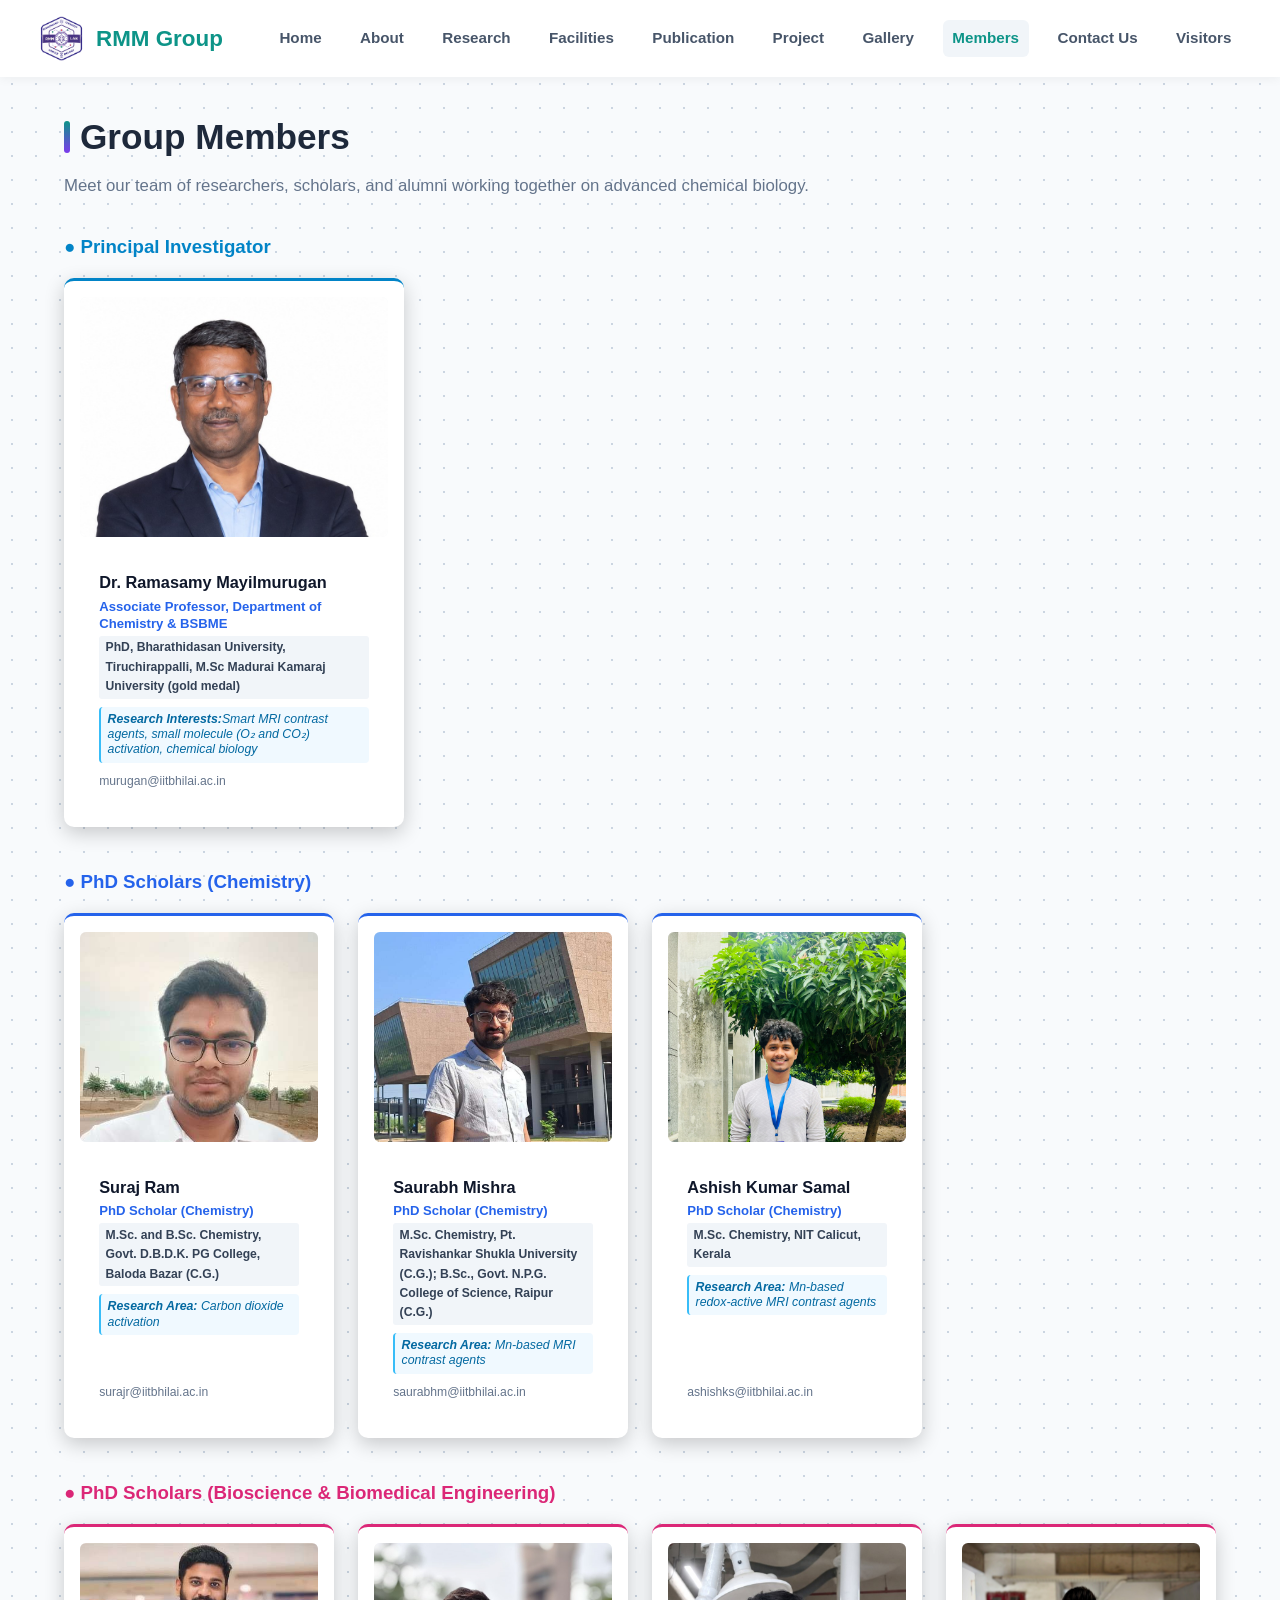
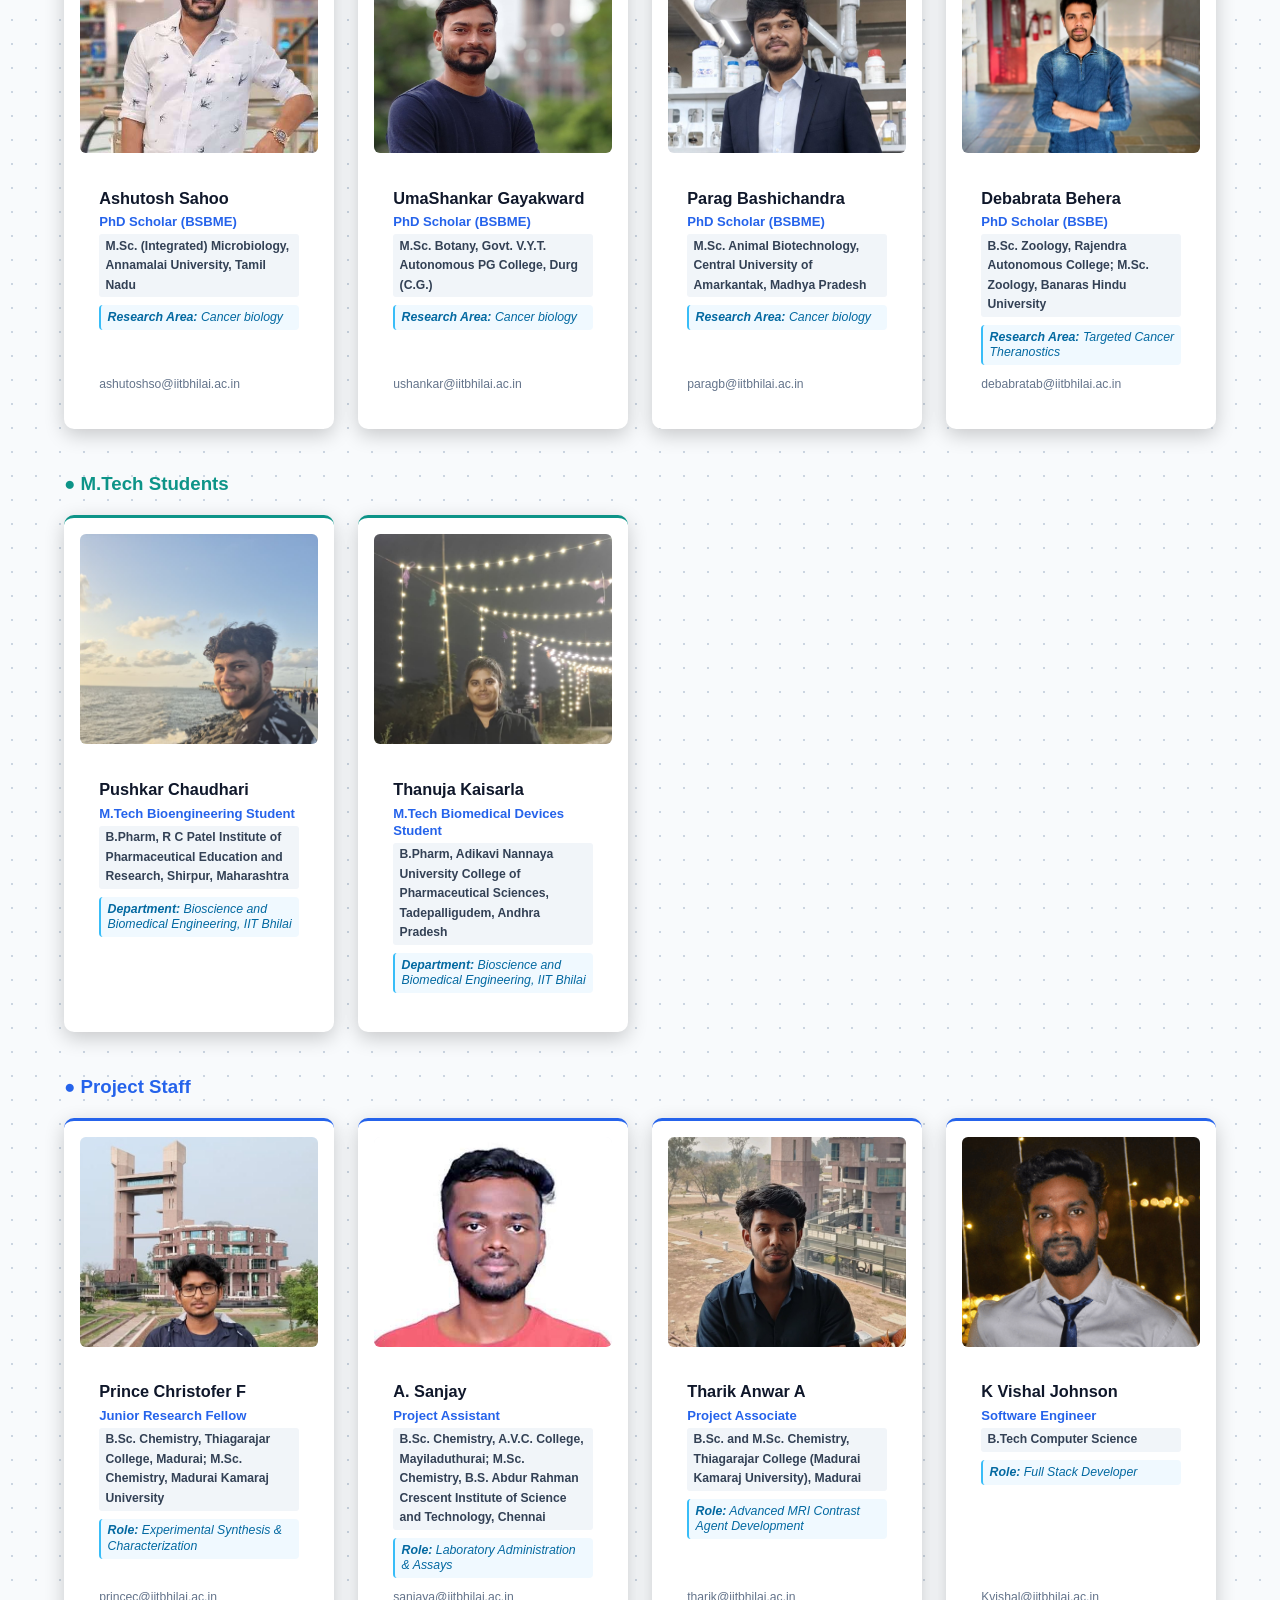
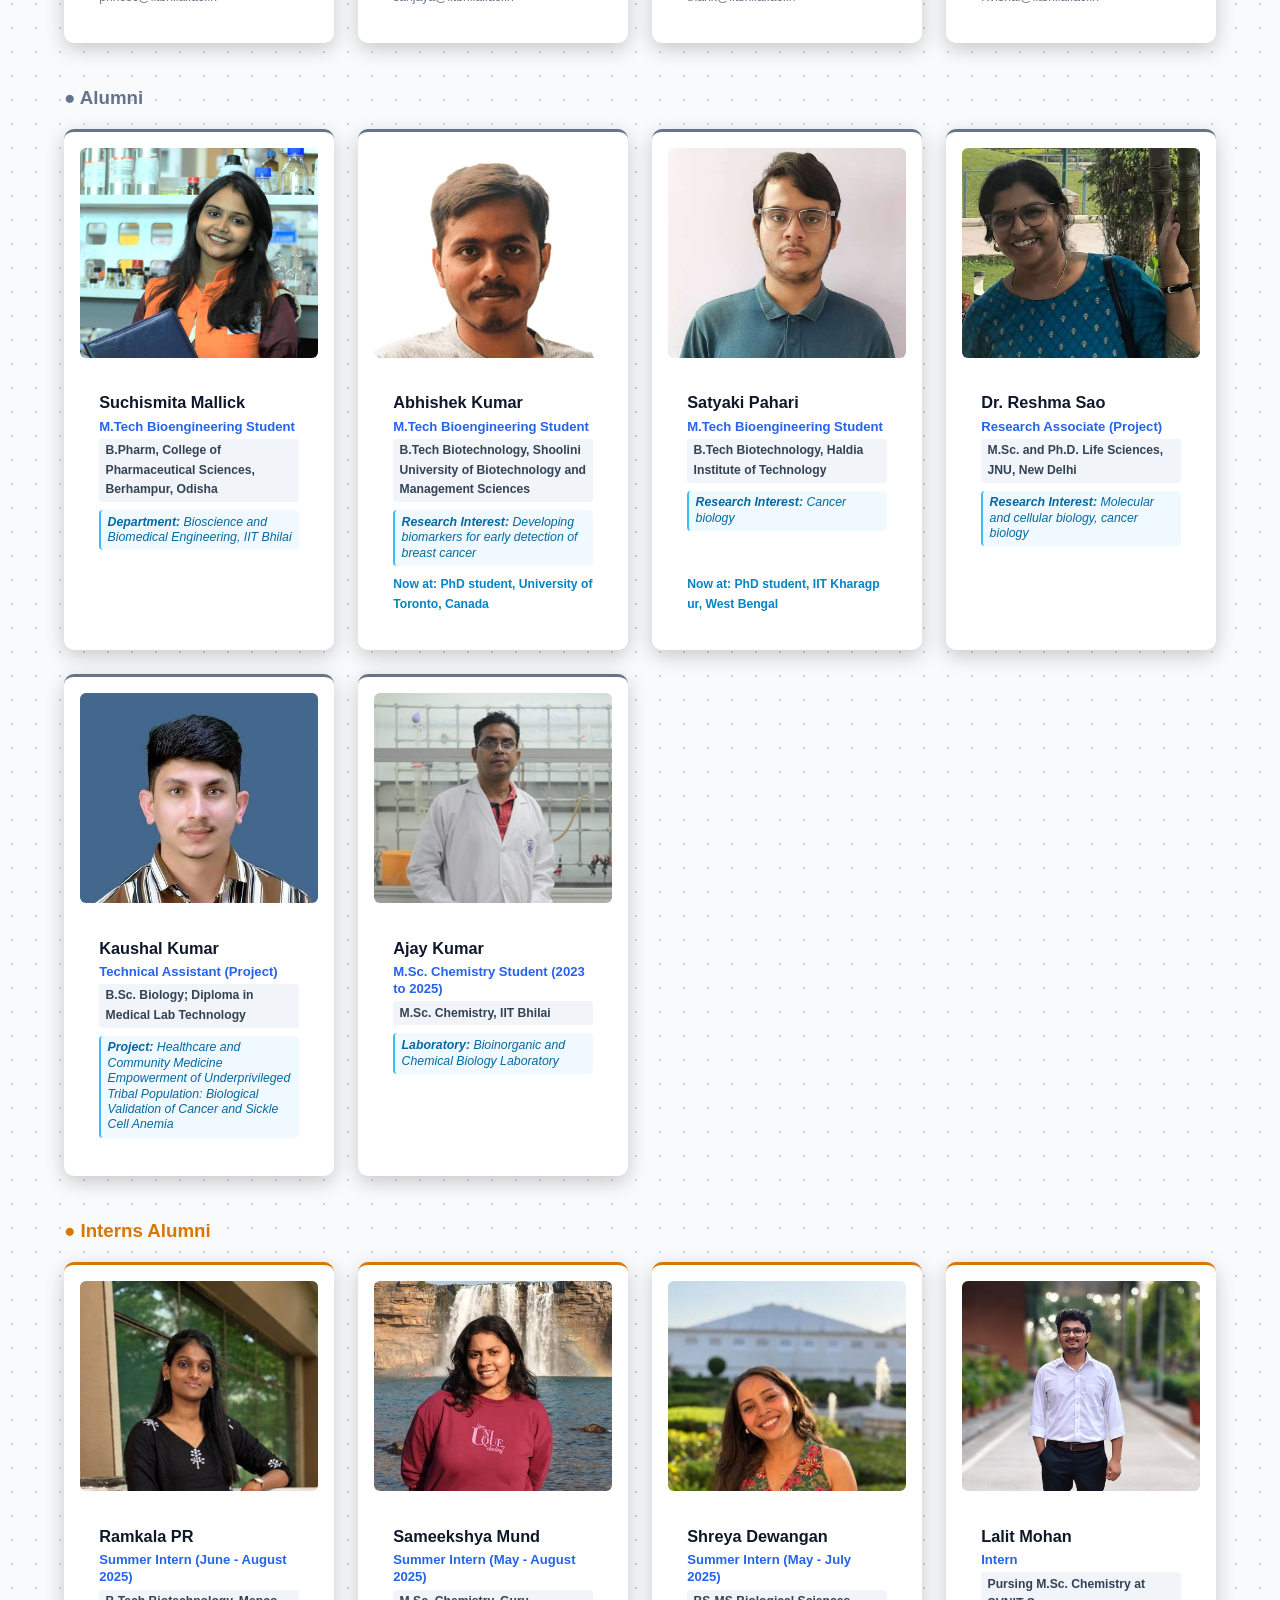
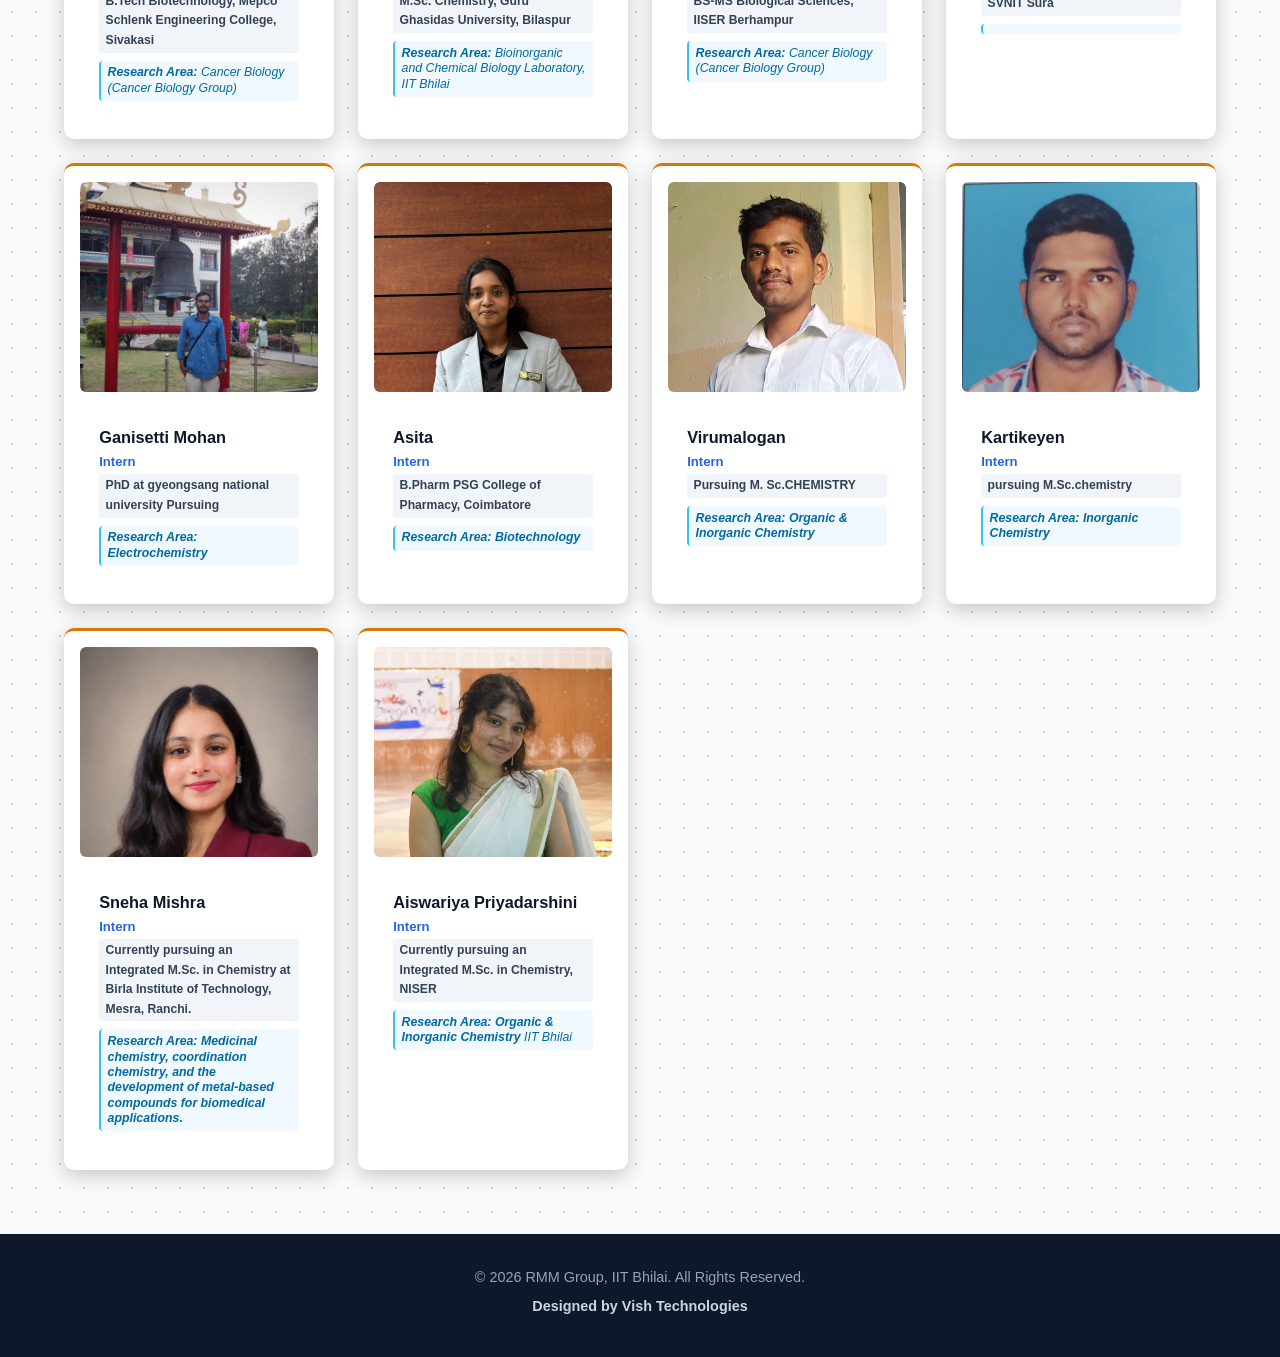
<file: members.html>
<!DOCTYPE html>
<html lang="en">
<head>
  <meta charset="UTF-8">
  <meta name="viewport" content="width=device-width, initial-scale=1.0">
  <title>Members - RMM Group</title>
  <link rel="icon" href="images/fevicon.png" type="image/png">
  <link rel="stylesheet" href="style.css">
  <style>
    /* Uniform Card Spacing & Layout */
    .member-grid {
      display: grid;
      grid-template-columns: repeat(auto-fill, minmax(260px, 1fr));
      gap: 1.5rem;
      align-items: stretch; /* Makes all cards in a row equal height */
    }

    .member-card {
      position: relative;
      background: #ffffff;
      border-radius: 10px;
      padding: 1rem;
      box-shadow: 0 6px 20px rgba(0, 0, 0, 0.2);
      overflow: hidden;
      display: flex;
      flex-direction: column;
      justify-content: space-between; /* Ensures uniform internal spacing */
      height: 100%;
      box-sizing: border-box;
      transition: transform 0.3s ease, box-shadow 0.3s ease;
    }

    /* Category-matched Top Accent Borders */
    .pi-section .member-card { border-top: 3px solid #0284c7; }
    .chem-section .member-card { border-top: 3px solid #2563eb; }
    .bsbe-section .member-card { border-top: 3px solid #db2777; }
    .mtech-section .member-card { border-top: 3px solid #0d9488; }
    .staff-section .member-card { border-top: 3px solid #2563eb; }
    .alumni-section .member-card { border-top: 3px solid #64748b; }
    .interns-section .member-card { border-top: 3px solid #d97706; }

    .member-card:hover {
      transform: translateY(-4px);
      box-shadow: 0 10px 25px rgba(56, 189, 248, 0.3);
    }

    /* Uniform Image Box */
    .member-img-box {
      width: 100%;
      height: 210px;
      border-radius: 6px !important;
      overflow: hidden;
      margin-bottom: 0.8rem;
      background: #f8fafc;
      display: flex;
      align-items: center;
      justify-content: center;
      flex-shrink: 0; /* Prevents image container from shrinking/stretching unevenly */
    }

    .pi-card .member-img-box {
      height: 240px; 
    }

    .member-img-box img {
      width: 100%;
      height: 100%;
      object-fit: cover;
      object-position: center top;
      transition: transform 0.3s ease;
    }

    .member-card:hover .member-img-box img {
      transform: scale(1.03);
    }

    /* Clean & Uniform Typography */
    .member-info {
      display: flex;
      flex-direction: column;
      flex-grow: 1;
    }

    .member-info h4 {
      color: #0f172a;
      font-size: 1.02rem;
      font-weight: 700;
      margin: 0 0 0.15rem 0;
    }

    .member-info .designation {
      color: #2563eb;
      font-weight: 600;
      font-size: 0.82rem;
      margin: 0 0 0.25rem 0;
      line-height: 1.3;
    }

    .member-info .qualification {
      background: #f1f5f9;
      color: #334155;
      font-size: 0.76rem;
      font-weight: 600;
      padding: 0.15rem 0.4rem;
      border-radius: 3px;
      display: inline-block;
      margin-bottom: 0.3rem;
    }

    .member-info .research-interest {
      color: #0369a1;
      font-size: 0.77rem;
      font-style: italic;
      margin: 0.2rem 0;
      line-height: 1.25;
      background: #f0f9ff;
      padding: 0.3rem 0.4rem;
      border-radius: 4px;
      border-left: 2px solid #38bdf8;
      text-align: left;
    }

    .member-info .email {
      color: #64748b;
      font-size: 0.76rem;
      font-weight: 500;
      margin-top: auto; /* Pushes email cleanly to the bottom if space permits */
      padding-top: 0.4rem;
      word-break: break-all;
    }

    /* Mobile Responsive Optimizations */
    @media (max-width: 768px) {
      .member-grid {
        grid-template-columns: 1fr !important;
        gap: 1.2rem;
      }
      .pi-card .member-grid {
        grid-template-columns: 1fr !important;
      }
    }
  </style>
</head>
<body>
  <header>
    <div class="nav-container">
      <div class="logo-section">
        <img src="images/fevicon.png" alt="RMM Group Logo">
        <h2>RMM Group</h2>
      </div>
      <nav>
        <ul>
          <li><a href="index.html">Home</a></li>
          <li><a href="about.html">About</a></li>
          <li><a href="index.html#research">Research</a></li>
          <li><a href="facilities.html">Facilities</a></li>
          <li><a href="publication.html">Publication</a></li>
          <li><a href="project.html">Project</a></li>
          <li><a href="gallery.html">Gallery</a></li>
          <li><a href="members.html" class="active">Members</a></li>
          <li><a href="contact.html">Contact Us</a></li>
          <li><a href="visitors.html">Visitors</a></li>
        </ul>
      </nav>
    </div>
  </header>

  <div class="container">
    <div class="section-title">
      <div class="title-bar"></div>
      Group Members
    </div>
    <p class="section-subtitle">Meet our team of researchers, scholars, and alumni working together on advanced chemical biology.</p>

    <!-- Principal Investigator -->
    <div class="pi-section">
      <h3 style="margin-bottom: 1rem; color: #0284c7;">● Principal Investigator</h3>
      <div class="member-grid pi-card" style="grid-template-columns: minmax(280px, 340px);">
        <div class="member-card">
          <div class="member-img-box">
            <img src="images/Dr. R Mayilmurugan.png" alt="Dr. Ramasamy Mayilmurugan">
          </div>
          <div class="member-info">
            <h4>Dr. Ramasamy Mayilmurugan</h4>
            <p class="designation">Associate Professor, Department of Chemistry & BSBME</p>
            <p class="qualification">PhD, Bharathidasan University, Tiruchirappalli, M.Sc Madurai Kamaraj University (gold medal)</p>
            <p class="research-interest"><b>Research Interests:</b>Smart MRI contrast agents, small molecule (O₂ and CO₂) activation, chemical biology</p>
            <p class="email">murugan@iitbhilai.ac.in</p>
          </div>
        </div>
      </div>
    </div>

    <!-- PhD Scholars, Chemistry -->
    <div class="chem-section">
      <h3 style="margin: 2rem 0 1rem; color: #2563eb;">● PhD Scholars (Chemistry)</h3>
      <div class="member-grid">
        <div class="member-card">
          <div class="member-img-box"><img src="images/Suraj Ram.png" alt="Suraj Ram"></div>
          <div class="member-info">
            <h4>Suraj Ram</h4>
            <p class="designation">PhD Scholar (Chemistry)</p>
            <p class="qualification">M.Sc. and B.Sc. Chemistry, Govt. D.B.D.K. PG College, Baloda Bazar (C.G.)</p>
            <p class="research-interest"><b>Research Area:</b> Carbon dioxide activation</p>
            <p class="email">surajr@iitbhilai.ac.in</p>
          </div>
        </div>
        <div class="member-card">
          <div class="member-img-box"><img src="images/Saurabh Mishra.png" alt="Saurabh Mishra"></div>
          <div class="member-info">
            <h4>Saurabh Mishra</h4>
            <p class="designation">PhD Scholar (Chemistry)</p>
            <p class="qualification">M.Sc. Chemistry, Pt. Ravishankar Shukla University (C.G.); B.Sc., Govt. N.P.G. College of Science, Raipur (C.G.)</p>
            <p class="research-interest"><b>Research Area:</b> Mn-based MRI contrast agents</p>
            <p class="email">saurabhm@iitbhilai.ac.in</p>
          </div>
        </div>
        <div class="member-card">
          <div class="member-img-box"><img src="images/Ashish Kumar Samal.png" alt="Ashish Kumar Samal"></div>
          <div class="member-info">
            <h4>Ashish Kumar Samal</h4>
            <p class="designation">PhD Scholar (Chemistry)</p>
            <p class="qualification">M.Sc. Chemistry, NIT Calicut, Kerala</p>
            <p class="research-interest"><b>Research Area:</b> Mn-based redox-active MRI contrast agents</p>
            <p class="email">ashishks@iitbhilai.ac.in</p>
          </div>
        </div>
      </div>
    </div>

    <!-- PhD Scholars, BSBME -->
    <div class="bsbe-section">
      <h3 style="margin: 2rem 0 1rem; color: #db2777;">● PhD Scholars (Bioscience & Biomedical Engineering)</h3>
      <div class="member-grid">
        <div class="member-card">
          <div class="member-img-box"><img src="images/Ashutosh Sahoo.png" alt="Ashutosh Sahoo"></div>
          <div class="member-info">
            <h4>Ashutosh Sahoo</h4>
            <p class="designation">PhD Scholar (BSBME)</p>
            <p class="qualification">M.Sc. (Integrated) Microbiology, Annamalai University, Tamil Nadu</p>
            <p class="research-interest"><b>Research Area:</b> Cancer biology</p>
            <p class="email">ashutoshso@iitbhilai.ac.in</p>
          </div>
        </div>
        <div class="member-card">
          <div class="member-img-box"><img src="images/Umashankar Gayakwad.png" alt="UmaShankar Gayakward"></div>
          <div class="member-info">
            <h4>UmaShankar Gayakward</h4>
            <p class="designation">PhD Scholar (BSBME)</p>
            <p class="qualification">M.Sc. Botany, Govt. V.Y.T. Autonomous PG College, Durg (C.G.)</p>
            <p class="research-interest"><b>Research Area:</b> Cancer biology</p>
            <p class="email">ushankar@iitbhilai.ac.in</p>
          </div>
        </div>
        <div class="member-card">
          <div class="member-img-box"><img src="images/Parag Bashichandra.png" alt="Parag Bashichandra"></div>
          <div class="member-info">
            <h4>Parag Bashichandra</h4>
            <p class="designation">PhD Scholar (BSBME)</p>
            <p class="qualification">M.Sc. Animal Biotechnology, Central University of Amarkantak, Madhya Pradesh</p>
            <p class="research-interest"><b>Research Area:</b> Cancer biology</p>
            <p class="email">paragb@iitbhilai.ac.in</p>
          </div>
        </div>
        <div class="member-card">
          <div class="member-img-box"><img src="images/Debabrata Behera.png" alt="Debabrata Behera"></div>
          <div class="member-info">
            <h4>Debabrata Behera</h4>
            <p class="designation">PhD Scholar (BSBE)</p>
            <p class="qualification">B.Sc. Zoology, Rajendra Autonomous College; M.Sc. Zoology, Banaras Hindu University</p>
            <p class="research-interest"><b>Research Area:</b> Targeted Cancer Theranostics</p>
            <p class="email">debabratab@iitbhilai.ac.in</p>
          </div>
        </div>
      </div>
    </div>

    <!-- M.Tech Students -->
    <div class="mtech-section">
      <h3 style="margin: 2rem 0 1rem; color: #0d9488;">● M.Tech Students</h3>
      <div class="member-grid">
        <div class="member-card">
          <div class="member-img-box"><img src="images/Pushkar Chaudhari.png" alt="Pushkar Chaudhari" onerror="this.src='images/fevicon.png'"></div>
          <div class="member-info">
            <h4>Pushkar Chaudhari</h4>
            <p class="designation">M.Tech Bioengineering Student</p>
            <p class="qualification">B.Pharm, R C Patel Institute of Pharmaceutical Education and Research, Shirpur, Maharashtra</p>
            <p class="research-interest"><b>Department:</b> Bioscience and Biomedical Engineering, IIT Bhilai</p>
          </div>
        </div>
        <div class="member-card">
          <div class="member-img-box"><img src="images/Thanuja Kaisarla.png" alt="Thanuja Kaisarla" onerror="this.src='images/fevicon.png'"></div>
          <div class="member-info">
            <h4>Thanuja Kaisarla</h4>
            <p class="designation">M.Tech Biomedical Devices Student</p>
            <p class="qualification">B.Pharm, Adikavi Nannaya University College of Pharmaceutical Sciences, Tadepalligudem, Andhra Pradesh</p>
            <p class="research-interest"><b>Department:</b> Bioscience and Biomedical Engineering, IIT Bhilai</p>
          </div>
        </div>
      </div>
    </div>

    <!-- Project Staff -->
    <div class="staff-section">
      <h3 style="margin: 2rem 0 1rem; color: #2563eb;">● Project Staff</h3>
      <div class="member-grid">
        <div class="member-card">
          <div class="member-img-box"><img src="images/Prince Christofer F.png" alt="Prince Christofer F"></div>
          <div class="member-info">
            <h4>Prince Christofer F</h4>
            <p class="designation">Junior Research Fellow</p>
            <p class="qualification">B.Sc. Chemistry, Thiagarajar College, Madurai; M.Sc. Chemistry, Madurai Kamaraj University</p>
            <p class="research-interest"><b>Role:</b> Experimental Synthesis & Characterization</p>
            <p class="email">princec@iitbhilai.ac.in</p>
          </div>
        </div>
        <div class="member-card">
          <div class="member-img-box"><img src="images/A. Sanjay.png" alt="A. Sanjay"></div>
          <div class="member-info">
            <h4>A. Sanjay</h4>
            <p class="designation">Project Assistant</p>
            <p class="qualification">B.Sc. Chemistry, A.V.C. College, Mayiladuthurai; M.Sc. Chemistry, B.S. Abdur Rahman Crescent Institute of Science and Technology, Chennai</p>
            <p class="research-interest"><b>Role:</b> Laboratory Administration & Assays</p>
            <p class="email">sanjaya@iitbhilai.ac.in</p>
          </div>
        </div>
        <div class="member-card">
          <div class="member-img-box"><img src="images/Tharik Anwar A.png" alt="Tharik Anwar A"></div>
          <div class="member-info">
            <h4>Tharik Anwar A</h4>
            <p class="designation">Project Associate</p>
            <p class="qualification">B.Sc. and M.Sc. Chemistry, Thiagarajar College (Madurai Kamaraj University), Madurai</p>
            <p class="research-interest"><b>Role:</b> Advanced MRI Contrast Agent Development</p>
            <p class="email">tharik@iitbhilai.ac.in</p>
          </div>
        </div>
        <div class="member-card">
          <div class="member-img-box"><img src="images/K Vishal Johnson.png" alt="K Vishal Johnson"></div>
          <div class="member-info">
            <h4>K Vishal Johnson</h4>
            <p class="designation">Software Engineer</p>
            <p class="qualification">B.Tech Computer Science </p>
            <p class="research-interest"><b>Role:</b> Full Stack Developer </p>
            <p class="email">Kvishal@iitbhilai.ac.in</p>
          </div>
        </div>
      </div>
    </div>

    <!-- Alumni -->
    <div class="alumni-section">
      <h3 style="margin: 2rem 0 1rem; color: #64748b;">● Alumni</h3>
      <div class="member-grid">
        <div class="member-card">
          <div class="member-img-box"><img src="images/Suchismita Mallick.png" alt="Suchismita Mallick" onerror="this.src='images/fevicon.png'"></div>
          <div class="member-info">
            <h4>Suchismita Mallick</h4>
            <p class="designation">M.Tech Bioengineering Student</p>
            <p class="qualification">B.Pharm, College of Pharmaceutical Sciences, Berhampur, Odisha</p>
            <p class="research-interest"><b>Department:</b> Bioscience and Biomedical Engineering, IIT Bhilai</p>
          </div>
        </div>
        <div class="member-card">
          <div class="member-img-box"><img src="images/Abhishek Kumar.png" alt="Abhishek Kumar" onerror="this.src='images/fevicon.png'"></div>
          <div class="member-info">
            <h4>Abhishek Kumar</h4>
            <p class="designation">M.Tech Bioengineering Student</p>
            <p class="qualification">B.Tech Biotechnology, Shoolini University of Biotechnology and Management Sciences</p>
            <p class="research-interest"><b>Research Interest:</b> Developing biomarkers for early detection of breast cancer</p>
            <p class="email" style="color: #0284c7; font-weight: 600;">Now at: PhD student, University of Toronto, Canada</p>
          </div>
        </div>
        <div class="member-card">
          <div class="member-img-box"><img src="images/Satyaki Pahari.png" alt="Satyaki Pahari" onerror="this.src='images/fevicon.png'"></div>
          <div class="member-info">
            <h4>Satyaki Pahari</h4>
            <p class="designation">M.Tech Bioengineering Student</p>
            <p class="qualification">B.Tech Biotechnology, Haldia Institute of Technology</p>
            <p class="research-interest"><b>Research Interest:</b> Cancer biology</p>
            <p class="email" style="color: #0284c7; font-weight: 600;">Now at: PhD student, IIT Kharagpur, West Bengal</p>
          </div>
        </div>
        <div class="member-card">
          <div class="member-img-box"><img src="images/Dr. Reshma Sao.png" alt="Dr. Reshma Sao" onerror="this.src='images/fevicon.png'"></div>
          <div class="member-info">
            <h4>Dr. Reshma Sao</h4>
            <p class="designation">Research Associate (Project)</p>
            <p class="qualification">M.Sc. and Ph.D. Life Sciences, JNU, New Delhi</p>
            <p class="research-interest"><b>Research Interest:</b> Molecular and cellular biology, cancer biology</p>
          </div>
        </div>
        <div class="member-card">
          <div class="member-img-box"><img src="images/Kaushal Kumar.png" alt="Kaushal Kumar" onerror="this.src='images/fevicon.png'"></div>
          <div class="member-info">
            <h4>Kaushal Kumar</h4>
            <p class="designation">Technical Assistant (Project)</p>
            <p class="qualification">B.Sc. Biology; Diploma in Medical Lab Technology</p>
            <p class="research-interest"><b>Project:</b> Healthcare and Community Medicine Empowerment of Underprivileged Tribal Population: Biological Validation of Cancer and Sickle Cell Anemia</p>
          </div>
        </div>
        <div class="member-card">
          <div class="member-img-box"><img src="images/Ajay Kumar.png" alt="Ajay Kumar" onerror="this.src='images/fevicon.png'"></div>
          <div class="member-info">
            <h4>Ajay Kumar</h4>
            <p class="designation">M.Sc. Chemistry Student (2023 to 2025)</p>
            <p class="qualification">M.Sc. Chemistry, IIT Bhilai</p>
            <p class="research-interest"><b>Laboratory:</b> Bioinorganic and Chemical Biology Laboratory</p>
          </div>
        </div>
      </div>
    </div>

    <!-- Interns Alumni -->
    <div class="interns-section">
      <h3 style="margin: 2rem 0 1rem; color: #d97706;">● Interns Alumni</h3>
      <div class="member-grid">
        <div class="member-card">
          <div class="member-img-box"><img src="images/Ramkala PR.png" alt="Ramkala PR" onerror="this.src='images/fevicon.png'"></div>
          <div class="member-info">
            <h4>Ramkala PR</h4>
            <p class="designation">Summer Intern (June - August 2025)</p>
            <p class="qualification">B.Tech Biotechnology, Mepco Schlenk Engineering College, Sivakasi</p>
            <p class="research-interest"><b>Research Area:</b> Cancer Biology (Cancer Biology Group)</p>
          </div>
        </div>
        <div class="member-card">
          <div class="member-img-box"><img src="images/Sameekshya Mund.png" alt="Sameekshya Mund" onerror="this.src='images/fevicon.png'"></div>
          <div class="member-info">
            <h4>Sameekshya Mund</h4>
            <p class="designation">Summer Intern (May - August 2025)</p>
            <p class="qualification">M.Sc. Chemistry, Guru Ghasidas University, Bilaspur</p>
            <p class="research-interest"><b>Research Area:</b> Bioinorganic and Chemical Biology Laboratory, IIT Bhilai</p>
          </div>
        </div>
        <div class="member-card">
          <div class="member-img-box"><img src="images/Shreya Dewangan.png" alt="Shreya Dewangan" onerror="this.src='images/fevicon.png'"></div>
          <div class="member-info">
            <h4>Shreya Dewangan</h4>
            <p class="designation">Summer Intern (May - July 2025)</p>
            <p class="qualification">BS-MS Biological Sciences, IISER Berhampur</p>
            <p class="research-interest"><b>Research Area:</b> Cancer Biology (Cancer Biology Group)</p>
          </div>
        </div>
        <div class="member-card">
          <div class="member-img-box"><img src="images/Lalit Mohan.png" alt="Lalit Mohan" onerror="this.src='images/fevicon.png'"></div>
          <div class="member-info">
            <h4>Lalit Mohan</h4>
            <p class="designation">Intern</p>
            <p class="qualification"> Pursing M.Sc. Chemistry at SVNIT Sura</p>
            <p class="research-interest"><b></b> </p>
          </div>
        </div>
        <div class="member-card">
          <div class="member-img-box"><img src="images/Ganisetti Mohan.png" alt="Ganisetti Mohan" onerror="this.src='images/fevicon.png'"></div>
          <div class="member-info">
            <h4>Ganisetti Mohan</h4>
            <p class="designation">Intern</p>
            <p class="qualification"> PhD at gyeongsang national university Pursuing</p>
            <p class="research-interest"><b>Research Area: Electrochemistry</b></p>
          </div>
        </div>
        <div class="member-card">
          <div class="member-img-box"><img src="images/Asita.png" alt="Asita" onerror="this.src='images/fevicon.png'"></div>
          <div class="member-info">
            <h4>Asita</h4>
            <p class="designation">Intern</p>
            <p class="qualification"> B.Pharm PSG College of Pharmacy, Coimbatore </p>
            <p class="research-interest"><b> Research Area: Biotechnology </b></p>
          </div>
        </div>
        <div class="member-card">
          <div class="member-img-box"><img src="images/Virumalogan.png" alt="Virumalogan" onerror="this.src='images/fevicon.png'"></div>
          <div class="member-info">
            <h4>Virumalogan</h4>
            <p class="designation">Intern</p>
            <p class="qualification"> Pursuing M. Sc.CHEMISTRY </p>
            <p class="research-interest"><b> Research Area: Organic & Inorganic Chemistry</b></p>
          </div>
        </div>
        <div class="member-card">
          <div class="member-img-box"><img src="images/Kartikeyen.png" alt="Kartikeyen" onerror="this.src='images/fevicon.png'"></div>
          <div class="member-info">
            <h4>Kartikeyen</h4>
            <p class="designation">Intern</p>
            <p class="qualification">pursuing M.Sc.chemistry </p>
            <p class="research-interest"><b> Research Area: Inorganic Chemistry</b></p>
          </div>
        </div>
        <div class="member-card">
          <div class="member-img-box"><img src="images/Sneha Mishra.png" alt="Sneha Mishra" onerror="this.src='images/fevicon.png'"></div>
          <div class="member-info">
            <h4>Sneha Mishra</h4>
            <p class="designation">Intern</p>
            <p class="qualification"> Currently pursuing an Integrated M.Sc. in Chemistry at Birla Institute of Technology, Mesra, Ranchi.</p>
            <p class="research-interest"><b> Research Area: Medicinal chemistry, coordination chemistry, and the development of metal-based compounds for biomedical applications.</b></p>
          </div>
        </div>
        <div class="member-card">
          <div class="member-img-box"><img src="images/Aiswariya Priyadarshini.png" alt="Aiswariya Priyadarshini" onerror="this.src='images/fevicon.png'"></div>
          <div class="member-info">
            <h4>Aiswariya Priyadarshini</h4>
            <p class="designation">Intern</p>
            <p class="qualification">Currently pursuing an Integrated M.Sc. in Chemistry, NISER</p>
            <p class="research-interest"><b>Research Area: Organic & Inorganic Chemistry</b> IIT Bhilai</p>
          </div>
        </div>
      </div>
    </div>
  </div>

  <footer>
    <p>© 2026 RMM Group, IIT Bhilai. All Rights Reserved.</p>
    <p class="designer">Designed by Vish Technologies</p>
  </footer>
  <script src="script.js"></script>
</body>
</html>
</file>
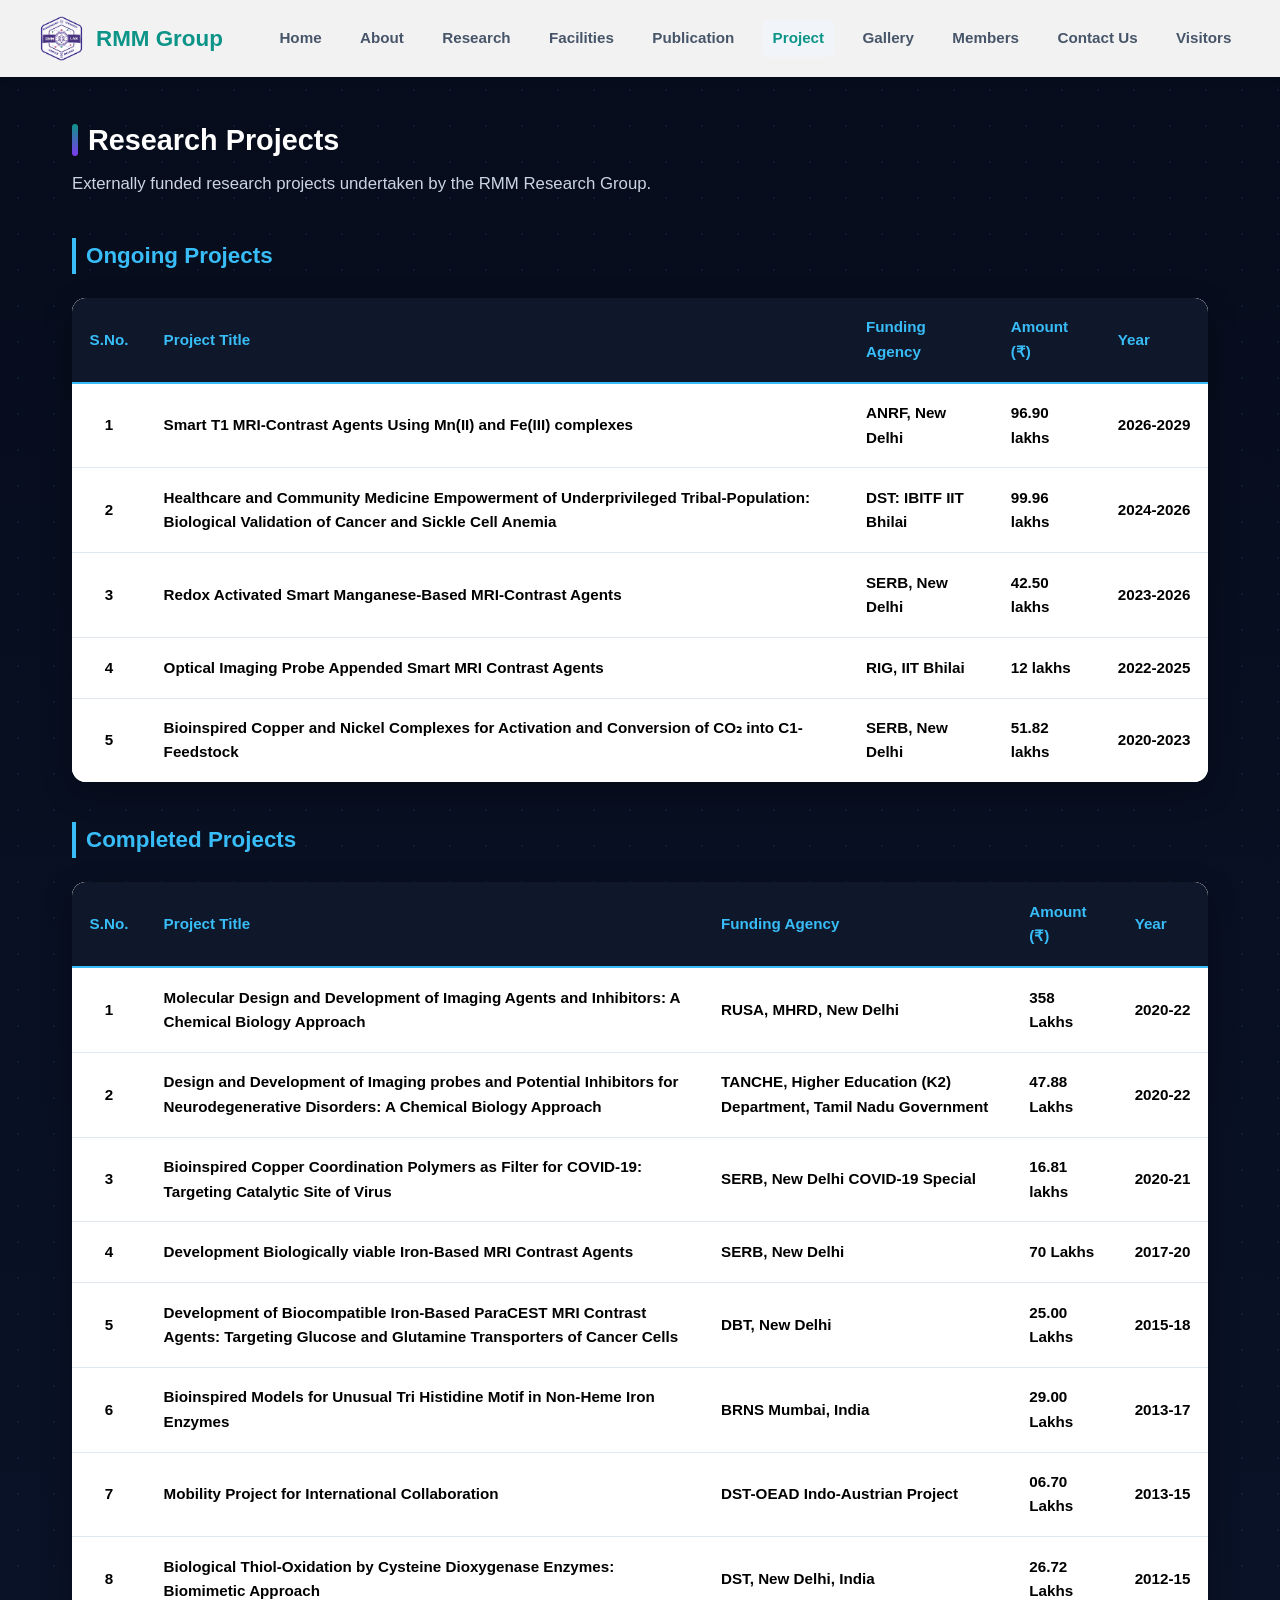
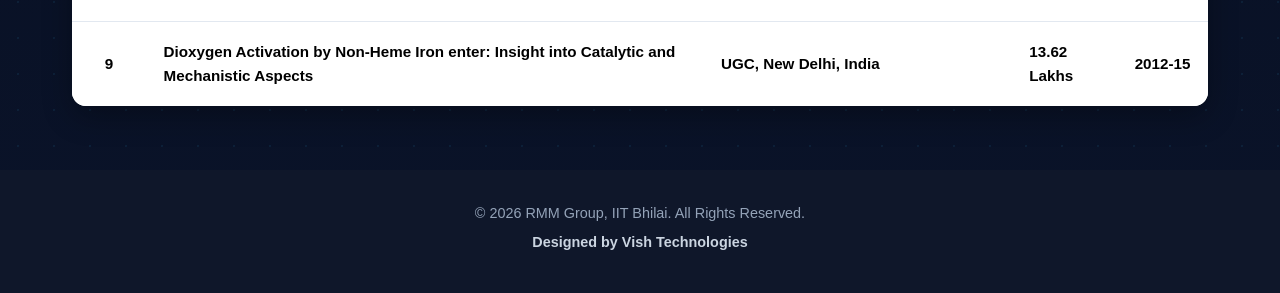
<file: project.html>
<!DOCTYPE html>
<html lang="en">
<head>
  <meta charset="UTF-8">
  <meta name="viewport" content="width=device-width, initial-scale=1.0">
  <title>Projects - RMM Group, IIT Bhilai</title>
  <link rel="icon" href="images/fevicon.png" type="image/png">
  <link rel="stylesheet" href="style.css">
  <style>
    /* Professional Scientific Background matching Website Theme */
    body {
      background-color: #060c1b;
      background-image: 
        radial-gradient(rgba(56, 189, 248, 0.08) 1.5px, transparent 1.5px),
        linear-gradient(to bottom, #060c1b 0%, #0a1329 100%);
      background-size: 36px 36px, 100% 100%;
      color: #ffffff;
      font-family: 'Segoe UI', Tahoma, Geneva, Verdana, sans-serif;
      margin: 0;
      padding: 0;
      min-height: 100vh;
    }

    /* Container Spacing */
    .container {
      max-width: 1200px !important;
      margin: 2.5rem auto !important;
      padding: 0 2rem !important;
    }

    /* Section Subheadings */
    .project-subheading {
      color: #38bdf8;
      font-size: 1.4rem;
      font-weight: 700;
      margin: 2.5rem 0 1rem 0;
      border-left: 4px solid #38bdf8;
      padding-left: 10px;
    }

    /* Table Wrapper */
    .table-responsive {
      width: 100%;
      overflow-x: auto;
      background: #ffffff;
      border-radius: 14px;
      box-shadow: 0 10px 30px rgba(0, 0, 0, 0.3);
      margin-bottom: 2.5rem;
    }

    /* Styled Tables with Black Text for Maximum Readability */
    .project-table {
      width: 100%;
      border-collapse: collapse;
      text-align: left;
      font-size: 0.95rem;
    }

    .project-table th {
      background: #0f172a;
      color: #38bdf8;
      font-weight: 700;
      padding: 1.1rem;
      border-bottom: 2px solid #38bdf8;
    }

    .project-table td {
      padding: 1.1rem;
      color: #000000; /* Pure Black Text */
      border-bottom: 1px solid #e2e8f0;
      vertical-align: middle;
      font-weight: 600;
    }

    .project-table tr:last-child td {
      border-bottom: none;
    }

    .project-table tr:hover {
      background: #f1f5f9;
    }

    .sno-col {
      width: 60px;
      text-align: center;
      font-weight: 700;
      color: #1e3a8a;
    }

    /* Ensures Year never breaks into second line */
    .year-col {
      white-space: nowrap;
      font-weight: 700;
      color: #1e293b;
    }

    /* Mobile Responsive Optimizations */
    @media (max-width: 768px) {
      .container {
        padding: 0 1rem !important;
        margin: 1.5rem auto !important;
      }
      .project-table th, .project-table td {
        padding: 0.8rem;
        font-size: 0.85rem;
      }
    }
  </style>
</head>
<body>

  <!-- Header & Navigation -->
  <header>
    <div class="nav-container">
      <div class="logo-section">
        <img src="images/fevicon.png" alt="RMM Group Logo">
        <h2>RMM Group</h2>
      </div>
      <nav>
        <ul>
          <li><a href="index.html">Home</a></li>
          <li><a href="about.html">About</a></li>
          <li><a href="index.html#research">Research</a></li>
          <li><a href="facilities.html">Facilities</a></li>
          <li><a href="publication.html">Publication</a></li>
          <li><a href="project.html" class="active">Project</a></li>
          <li><a href="gallery.html">Gallery</a></li>
          <li><a href="members.html">Members</a></li>
          <li><a href="contact.html">Contact Us</a></li>
          <li><a href="visitors.html">Visitors</a></li>
        </ul>
      </nav>
    </div>
  </header>

  <div class="container">
    <div class="section-title" style="color: #ffffff; font-size: 1.8rem;">
      <div class="title-bar"></div>
      Research Projects
    </div>
    <p class="section-subtitle" style="color: #cbd5e1; margin-bottom: 1.5rem;">Externally funded research projects undertaken by the RMM Research Group.</p>

    <!-- ONGOING PROJECTS SECTION -->
    <h3 class="project-subheading">Ongoing Projects</h3>
    <div class="table-responsive">
      <table class="project-table">
        <thead>
          <tr>
            <th class="sno-col">S.No.</th>
            <th>Project Title</th>
            <th>Funding Agency</th>
            <th>Amount (₹)</th>
            <th class="year-col">Year</th>
          </tr>
        </thead>
        <tbody>
          <tr>
            <td class="sno-col">1</td>
            <td>Smart T1 MRI-Contrast Agents  Using Mn(II) and Fe(III) complexes </td>
            <td>ANRF, New Delhi</td>
            <td>96.90 lakhs</td>
            <td class="year-col">2026-2029</td>
          </tr>
          <tr>
            <td class="sno-col">2</td>
            <td>Healthcare and Community Medicine Empowerment of Underprivileged Tribal-Population: Biological Validation of Cancer and Sickle Cell Anemia</td>
            <td>DST: IBITF IIT Bhilai</td>
            <td>99.96 lakhs</td>
            <td class="year-col">2024-2026</td>
          </tr>
          <tr>
            <td class="sno-col">3</td>
            <td>Redox Activated Smart Manganese-Based MRI-Contrast Agents</td>
            <td>SERB, New Delhi</td>
            <td>42.50 lakhs</td>
            <td class="year-col">2023-2026</td>
          </tr>
          <tr>
            <td class="sno-col">4</td>
            <td>Optical Imaging Probe Appended Smart MRI Contrast Agents</td>
            <td>RIG, IIT Bhilai</td>
            <td>12 lakhs</td>
            <td class="year-col">2022-2025</td>
          </tr>
          <tr>
            <td class="sno-col">5</td>
            <td>Bioinspired Copper and Nickel Complexes for Activation and Conversion of CO₂ into C1-Feedstock</td>
            <td>SERB, New Delhi</td>
            <td>51.82 lakhs</td>
            <td class="year-col">2020-2023</td>
          </tr>
        </tbody>
      </table>
    </div>

    <!-- COMPLETED PROJECTS SECTION -->
    <h3 class="project-subheading">Completed Projects</h3>
    <div class="table-responsive">
      <table class="project-table">
        <thead>
          <tr>
            <th class="sno-col">S.No.</th>
            <th>Project Title</th>
            <th>Funding Agency</th>
            <th>Amount (₹)</th>
            <th class="year-col">Year</th>
          </tr>
        </thead>
        <tbody>
          <tr>
            <td class="sno-col">1</td>
            <td>Molecular Design and Development of Imaging Agents and Inhibitors: A Chemical Biology Approach</td>
            <td>RUSA, MHRD, New Delhi</td>
            <td>358 Lakhs</td>
            <td class="year-col">2020-22</td>
          </tr>
          <tr>
            <td class="sno-col">2</td>
            <td>Design and Development of Imaging probes and Potential Inhibitors for Neurodegenerative Disorders: A Chemical Biology Approach</td>
            <td>TANCHE, Higher Education (K2) Department, Tamil Nadu Government</td>
            <td>47.88 Lakhs</td>
            <td class="year-col">2020-22</td>
          </tr>
          <tr>
            <td class="sno-col">3</td>
            <td>Bioinspired Copper Coordination Polymers as Filter for COVID-19: Targeting Catalytic Site of Virus</td>
            <td>SERB, New Delhi COVID-19 Special</td>
            <td>16.81 lakhs</td>
            <td class="year-col">2020-21</td>
          </tr>
          <tr>
            <td class="sno-col">4</td>
            <td>Development Biologically viable Iron-Based MRI Contrast Agents</td>
            <td>SERB, New Delhi</td>
            <td>70 Lakhs</td>
            <td class="year-col">2017-20</td>
          </tr>
          <tr>
            <td class="sno-col">5</td>
            <td>Development of Biocompatible Iron-Based ParaCEST MRI Contrast Agents: Targeting Glucose and Glutamine Transporters of Cancer Cells</td>
            <td>DBT, New Delhi</td>
            <td>25.00 Lakhs</td>
            <td class="year-col">2015-18</td>
          </tr>
          <tr>
            <td class="sno-col">6</td>
            <td>Bioinspired Models for Unusual Tri Histidine Motif in Non-Heme Iron Enzymes</td>
            <td>BRNS Mumbai, India</td>
            <td>29.00 Lakhs</td>
            <td class="year-col">2013-17</td>
          </tr>
          <tr>
            <td class="sno-col">7</td>
            <td>Mobility Project for International Collaboration</td>
            <td>DST-OEAD Indo-Austrian Project</td>
            <td>06.70 Lakhs</td>
            <td class="year-col">2013-15</td>
          </tr>
          <tr>
            <td class="sno-col">8</td>
            <td>Biological Thiol-Oxidation by Cysteine Dioxygenase Enzymes: Biomimetic Approach</td>
            <td>DST, New Delhi, India</td>
            <td>26.72 Lakhs</td>
            <td class="year-col">2012-15</td>
          </tr>
          <tr>
            <td class="sno-col">9</td>
            <td>Dioxygen Activation by Non-Heme Iron enter: Insight into Catalytic and Mechanistic Aspects</td>
            <td>UGC, New Delhi, India</td>
            <td>13.62 Lakhs</td>
            <td class="year-col">2012-15</td>
          </tr>
        </tbody>
      </table>
    </div>

  </div>

  <!-- Common Footer -->
  <footer>
    <p>© 2026 RMM Group, IIT Bhilai. All Rights Reserved.</p>
    <p class="designer">Designed by Vish Technologies</p>
  </footer>

  <script src="script.js"></script>
</body>
</html>
</file>
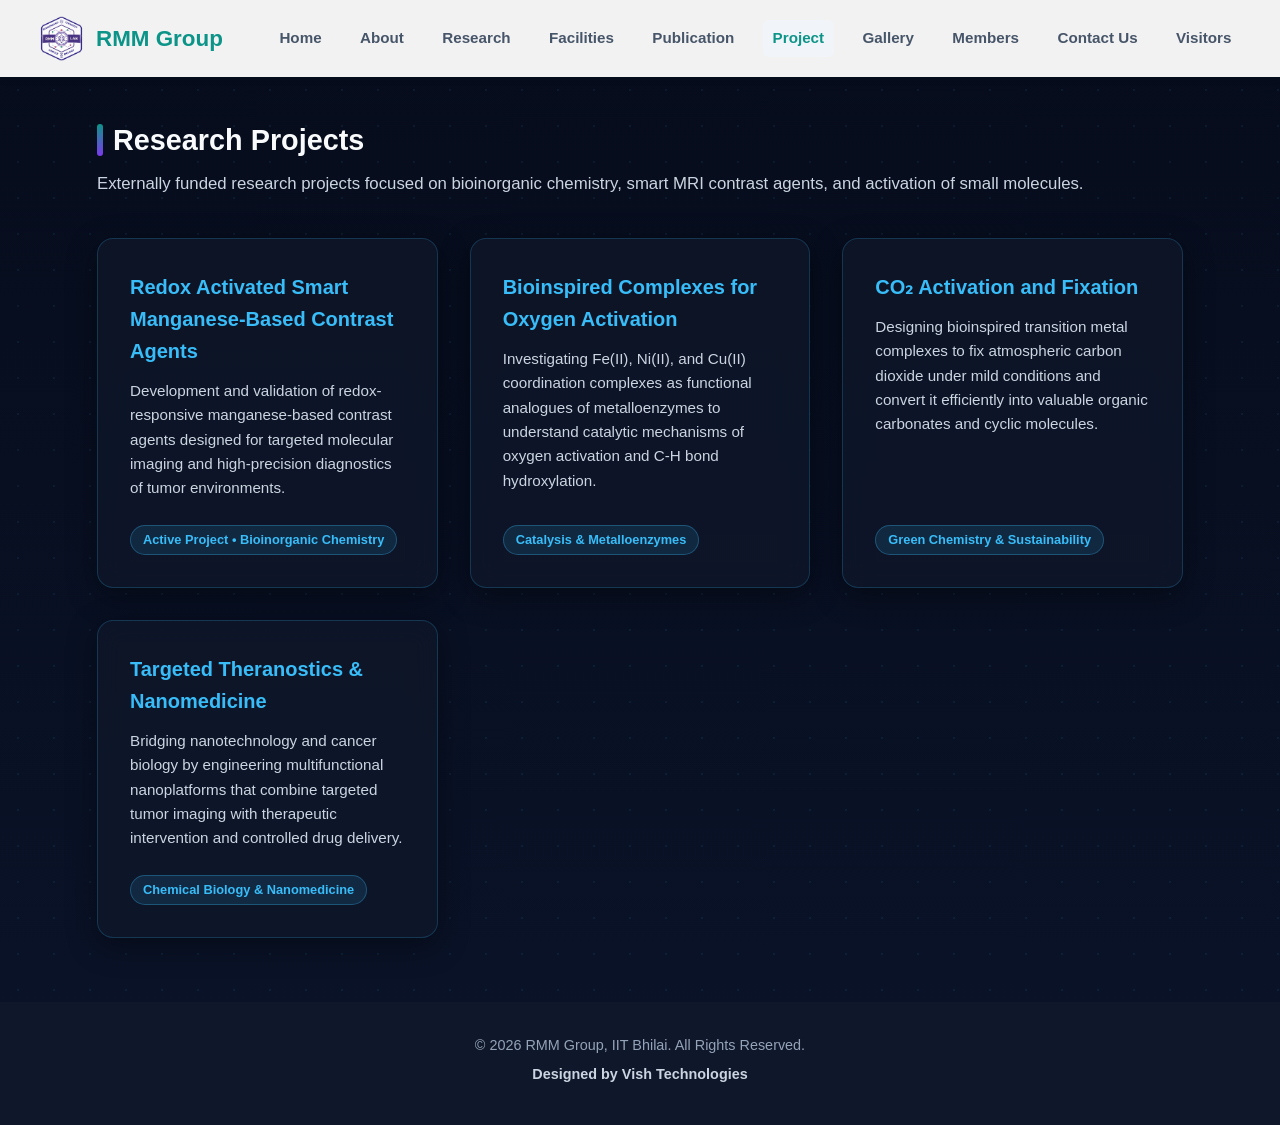
<file: projects.html>
<!DOCTYPE html>
<html lang="en">
<head>
  <meta charset="UTF-8">
  <meta name="viewport" content="width=device-width, initial-scale=1.0">
  <title>Projects - RMM Group, IIT Bhilai</title>
  <link rel="icon" href="images/fevicon.png" type="image/png">
  <link rel="stylesheet" href="style.css">
  <style>
    /* Professional Scientific Dark Theme Background matching Home & Facilities */
    body {
      background-color: #060c1b;
      background-image: 
        radial-gradient(rgba(56, 189, 248, 0.08) 1.5px, transparent 1.5px),
        linear-gradient(to bottom, #060c1b 0%, #0a1329 100%);
      background-size: 36px 36px, 100% 100%;
      color: #f8fafc;
      font-family: 'Segoe UI', Tahoma, Geneva, Verdana, sans-serif;
      margin: 0;
      padding: 0;
      min-height: 100vh;
    }

    /* Container Spacing */
    .container {
      max-width: 1150px !important;
      margin: 2.5rem auto !important;
      padding: 0 2rem !important;
    }

    /* Project Cards Grid */
    .project-grid {
      display: grid;
      grid-template-columns: repeat(auto-fit, minmax(340px, 1fr));
      gap: 2rem;
      margin-bottom: 3rem;
      align-items: stretch;
    }

    /* Creative Glassmorphic Project Card */
    .project-card {
      background: rgba(15, 23, 42, 0.75);
      backdrop-filter: blur(12px);
      border: 1px solid rgba(56, 189, 248, 0.2);
      border-radius: 16px;
      padding: 2rem;
      box-shadow: 0 8px 30px rgba(0, 0, 0, 0.4);
      display: flex;
      flex-direction: column;
      justify-content: space-between;
      transition: all 0.35s cubic-bezier(0.4, 0, 0.2, 1);
    }

    .project-card:hover {
      transform: translateY(-6px);
      border-color: rgba(56, 189, 248, 0.6);
      box-shadow: 0 12px 35px rgba(56, 189, 248, 0.25);
      background: rgba(15, 23, 42, 0.9);
    }

    .project-card h3 {
      color: #38bdf8;
      font-size: 1.25rem;
      font-weight: 700;
      margin-bottom: 0.75rem;
    }

    .project-card p {
      color: #cbd5e1;
      font-size: 0.95rem;
      line-height: 1.6;
      margin-bottom: 1.5rem;
    }

    .project-tag {
      display: inline-block;
      background: rgba(56, 189, 248, 0.12);
      color: #38bdf8;
      font-size: 0.8rem;
      font-weight: 600;
      padding: 4px 12px;
      border-radius: 20px;
      border: 1px solid rgba(56, 189, 248, 0.3);
      width: max-content;
    }
  </style>
</head>
<body>

  <!-- Header & Navigation -->
  <header>
    <div class="nav-container">
      <div class="logo-section">
        <img src="images/fevicon.png" alt="RMM Group Logo">
        <h2>RMM Group</h2>
      </div>
      <nav>
        <ul>
          <li><a href="index.html">Home</a></li>
          <li><a href="about.html">About</a></li>
          <li><a href="index.html#research">Research</a></li>
          <li><a href="facilities.html">Facilities</a></li>
          <li><a href="publication.html">Publication</a></li>
          <li><a href="project.html" class="active">Project</a></li>
          <li><a href="gallery.html">Gallery</a></li>
          <li><a href="members.html">Members</a></li>
          <li><a href="contact.html">Contact Us</a></li>
          <li><a href="visitors.html">Visitors</a></li>
        </ul>
      </nav>
    </div>
  </header>

  <div class="container">
    <div class="section-title" style="color: #f8fafc; font-size: 1.8rem;">
      <div class="title-bar"></div>
      Research Projects
    </div>
    <p class="section-subtitle" style="color: #cbd5e1; margin-bottom: 2.5rem;">Externally funded research projects focused on bioinorganic chemistry, smart MRI contrast agents, and activation of small molecules.</p>

    <!-- Projects Grid Section -->
    <div class="project-grid">
      
      <!-- Project 1 -->
      <div class="project-card">
        <div>
          <h3>Redox Activated Smart Manganese-Based Contrast Agents</h3>
          <p>Development and validation of redox-responsive manganese-based contrast agents designed for targeted molecular imaging and high-precision diagnostics of tumor environments.</p>
        </div>
        <div class="project-tag">Active Project • Bioinorganic Chemistry</div>
      </div>

      <!-- Project 2 -->
      <div class="project-card">
        <div>
          <h3>Bioinspired Complexes for Oxygen Activation</h3>
          <p>Investigating Fe(II), Ni(II), and Cu(II) coordination complexes as functional analogues of metalloenzymes to understand catalytic mechanisms of oxygen activation and C-H bond hydroxylation.</p>
        </div>
        <div class="project-tag">Catalysis & Metalloenzymes</div>
      </div>

      <!-- Project 3 -->
      <div class="project-card">
        <div>
          <h3>CO₂ Activation and Fixation</h3>
          <p>Designing bioinspired transition metal complexes to fix atmospheric carbon dioxide under mild conditions and convert it efficiently into valuable organic carbonates and cyclic molecules.</p>
        </div>
        <div class="project-tag">Green Chemistry & Sustainability</div>
      </div>

      <!-- Project 4 -->
      <div class="project-card">
        <div>
          <h3>Targeted Theranostics & Nanomedicine</h3>
          <p>Bridging nanotechnology and cancer biology by engineering multifunctional nanoplatforms that combine targeted tumor imaging with therapeutic intervention and controlled drug delivery.</p>
        </div>
        <div class="project-tag">Chemical Biology & Nanomedicine</div>
      </div>

    </div>
  </div>

  <!-- Common Footer -->
  <footer>
    <p>© 2026 RMM Group, IIT Bhilai. All Rights Reserved.</p>
    <p class="designer">Designed by Vish Technologies</p>
  </footer>

  <script src="script.js"></script>
</body>
</html>
</file>
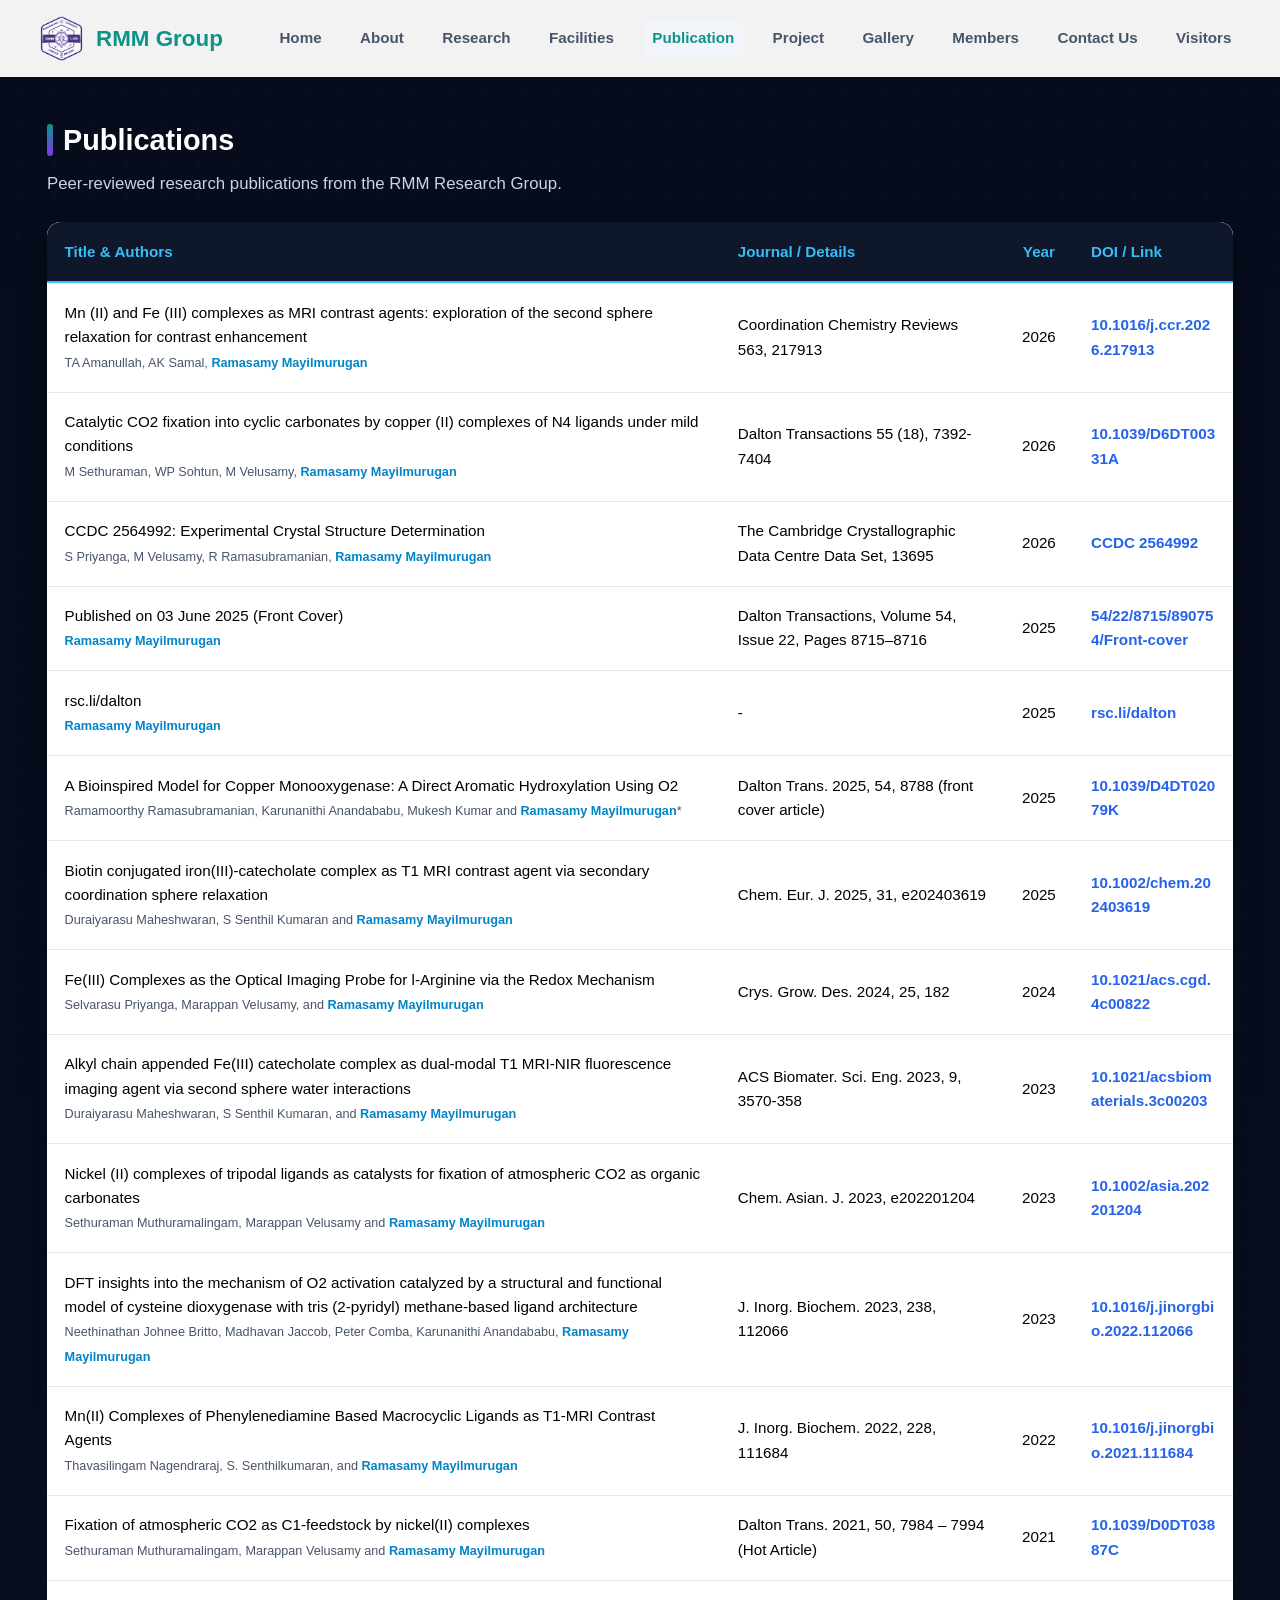
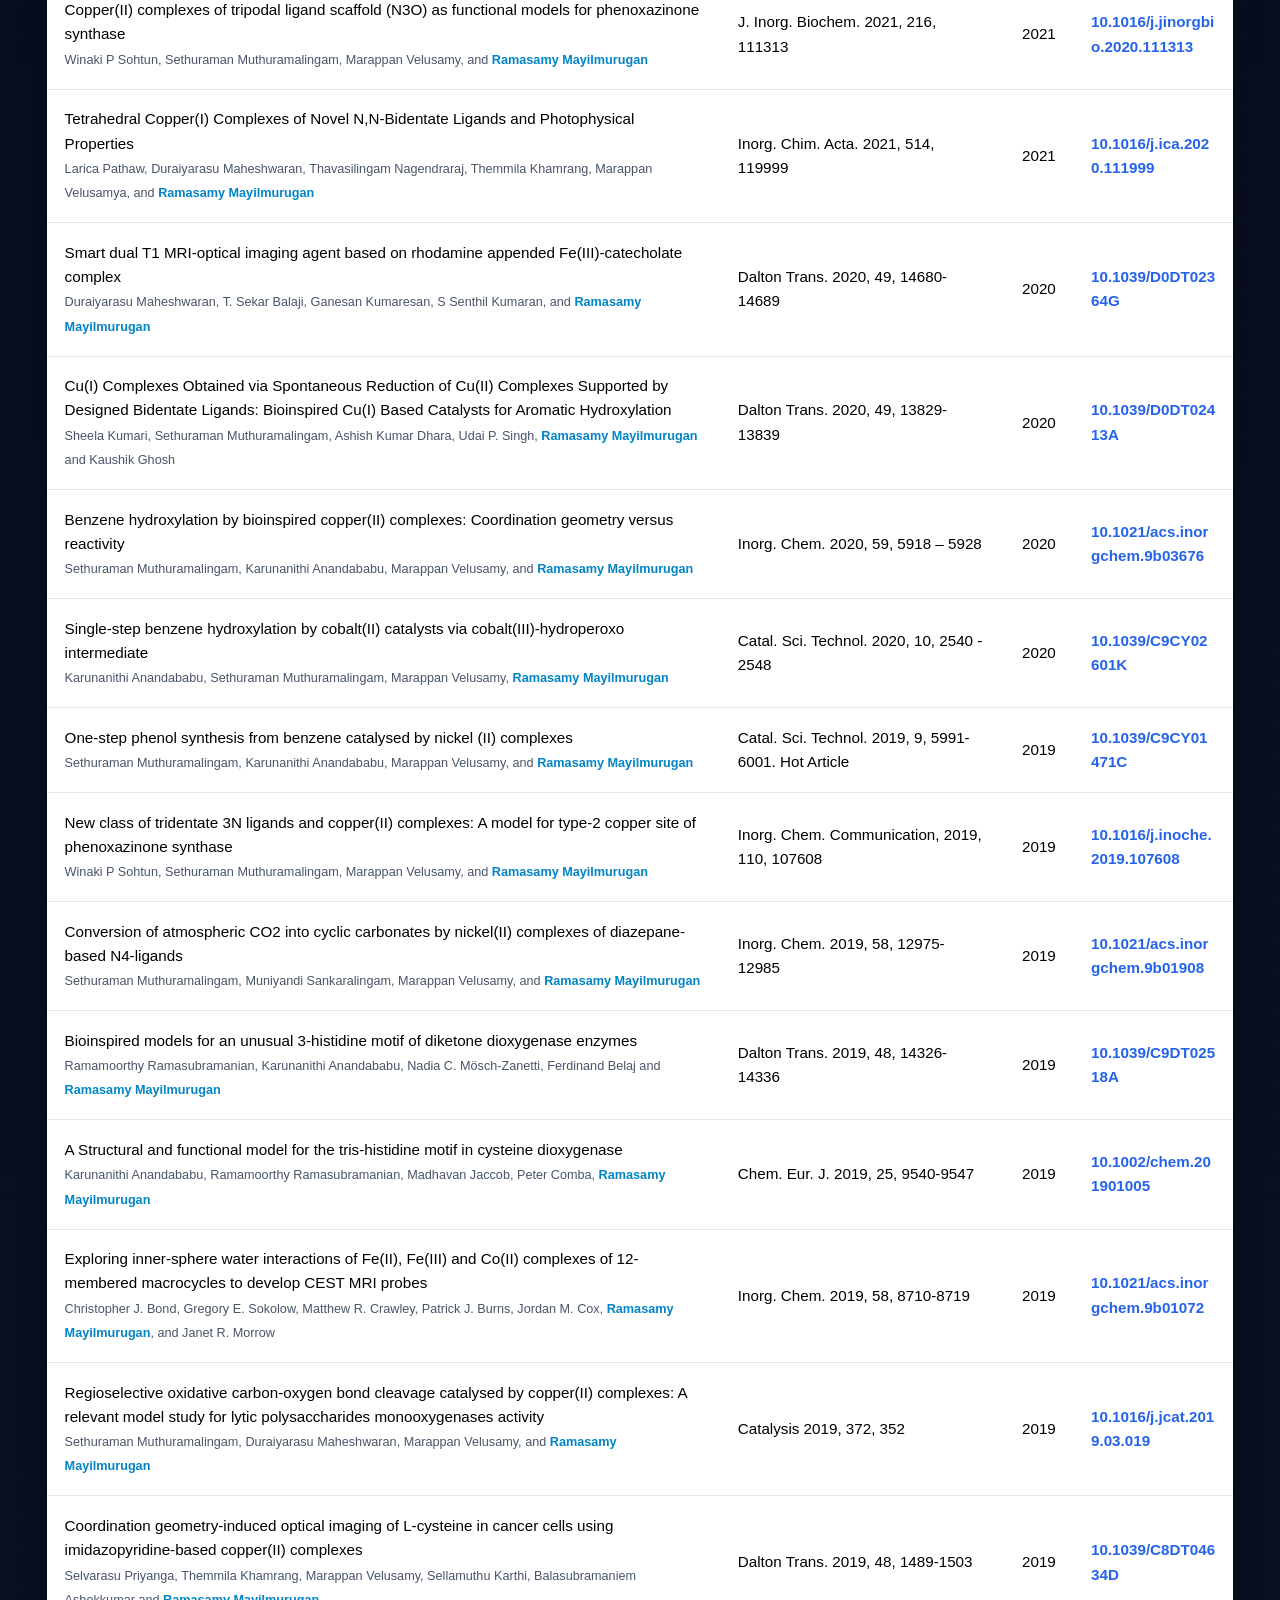
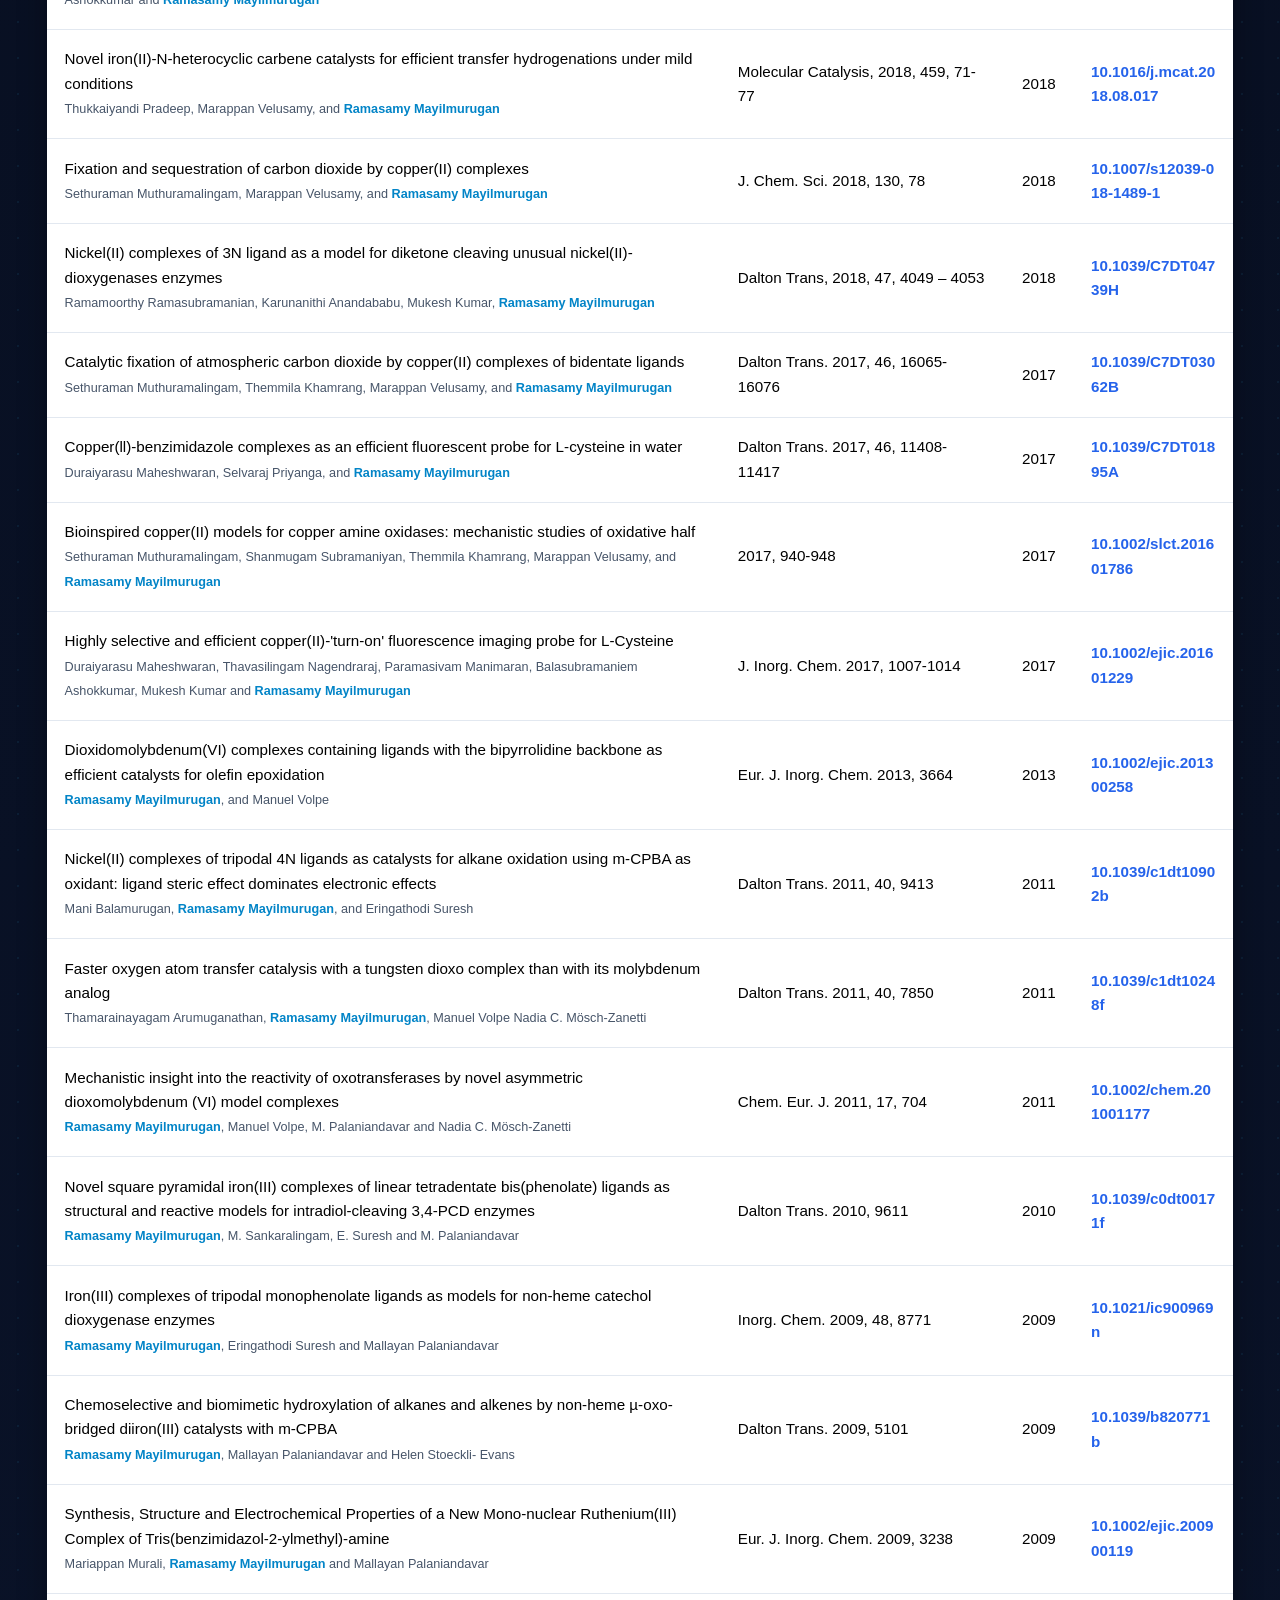
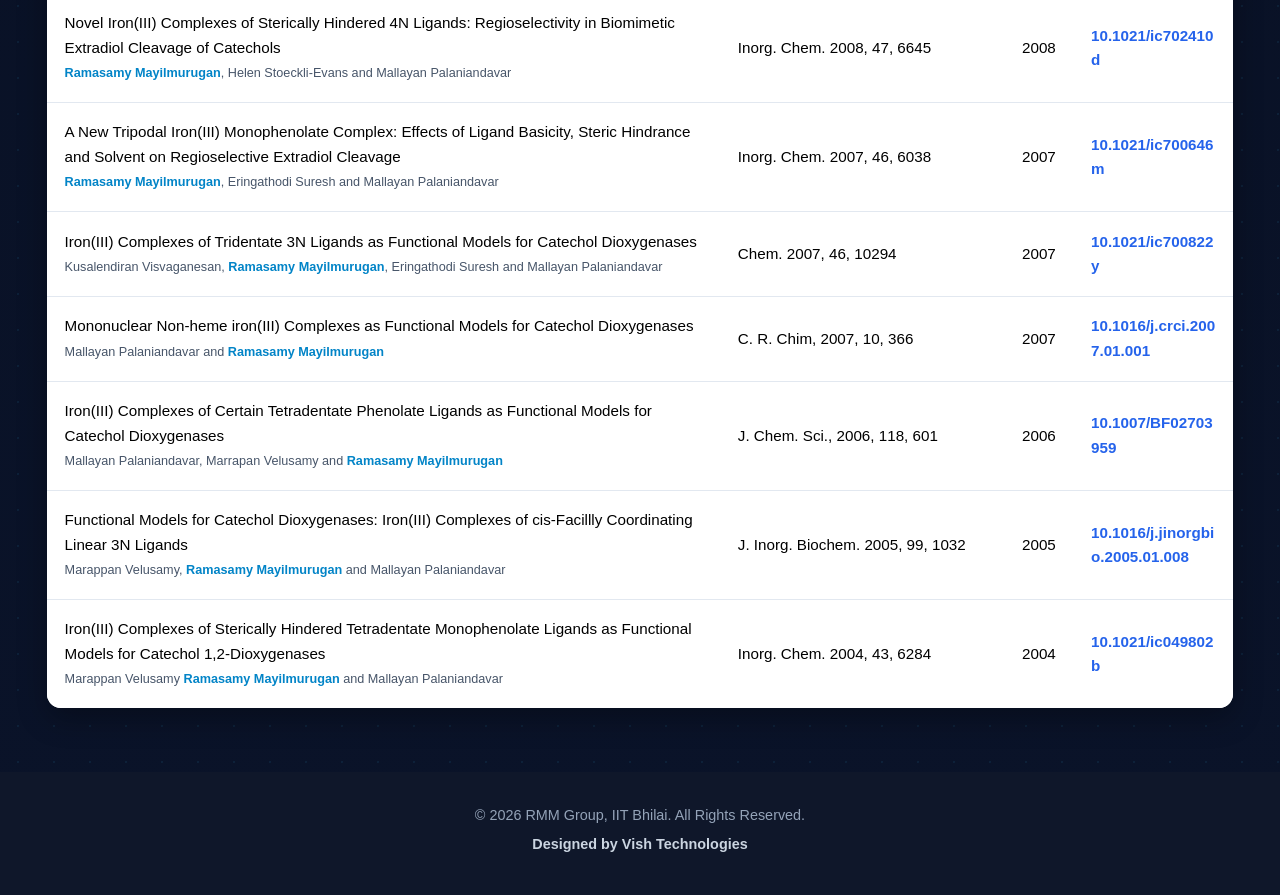
<file: publication.html>
<!DOCTYPE html>
<html lang="en">
<head>
  <meta charset="UTF-8">
  <meta name="viewport" content="width=device-width, initial-scale=1.0">
  <title>Publications - RMM Group, IIT Bhilai</title>
  <link rel="icon" href="images/fevicon.png" type="image/png">
  <link rel="stylesheet" href="style.css">
  <style>
    /* Professional Scientific Background matching Website Theme */
    body {
      background-color: #060c1b;
      background-image: 
        radial-gradient(rgba(56, 189, 248, 0.08) 1.5px, transparent 1.5px),
        linear-gradient(to bottom, #060c1b 0%, #0a1329 100%);
      background-size: 36px 36px, 100% 100%;
      color: #ffffff;
      font-family: 'Segoe UI', Tahoma, Geneva, Verdana, sans-serif;
      margin: 0;
      padding: 0;
      min-height: 100vh;
    }

    /* Container Spacing */
    .container {
      max-width: 1250px !important;
      margin: 2.5rem auto !important;
      padding: 0 2rem !important;
    }

    /* Table Wrapper */
    .table-responsive {
      width: 100%;
      overflow-x: auto;
      background: #ffffff;
      border-radius: 14px;
      box-shadow: 0 10px 30px rgba(0, 0, 0, 0.3);
      margin-bottom: 3rem;
    }

    /* Styled Tables with Black Text for Maximum Readability */
    .project-table {
      width: 100%;
      border-collapse: collapse;
      text-align: left;
      font-size: 0.95rem;
    }

    .project-table th {
      background: #0f172a;
      color: #38bdf8;
      font-weight: 700;
      padding: 1.1rem;
      border-bottom: 2px solid #38bdf8;
    }

    .project-table td {
      padding: 1.1rem;
      color: #000000; /* Pure Black Text */
      border-bottom: 1px solid #e2e8f0;
      vertical-align: middle;
      font-weight: 500;
    }

    .project-table tr:last-child td {
      border-bottom: none;
    }

    .project-table tr:hover {
      background: #f1f5f9;
    }

    .year-col {
      white-space: nowrap;
      font-weight: 700;
      color: #1e293b;
      text-align: center;
    }

    .doi-link {
      color: #2563eb;
      text-decoration: none;
      font-weight: 600;
      word-break: break-all;
    }

    .doi-link:hover {
      text-decoration: underline;
      color: #1d4ed8;
    }

    .author-highlight {
      color: #0284c7;
      font-weight: 700;
    }

    /* Mobile Responsive Optimizations */
    @media (max-width: 768px) {
      .container {
        padding: 0 1rem !important;
        margin: 1.5rem auto !important;
      }
      .project-table th, .project-table td {
        padding: 0.8rem;
        font-size: 0.85rem;
      }
    }
  </style>
</head>
<body>

  <!-- Header & Navigation -->
  <header>
    <div class="nav-container">
      <div class="logo-section">
        <img src="images/fevicon.png" alt="RMM Group Logo">
        <h2>RMM Group</h2>
      </div>
      <nav>
        <ul>
          <li><a href="index.html">Home</a></li>
          <li><a href="about.html">About</a></li>
          <li><a href="index.html#research">Research</a></li>
          <li><a href="facilities.html">Facilities</a></li>
          <li><a href="publication.html" class="active">Publication</a></li>
          <li><a href="project.html">Project</a></li>
          <li><a href="gallery.html">Gallery</a></li>
          <li><a href="members.html">Members</a></li>
          <li><a href="contact.html">Contact Us</a></li>
          <li><a href="visitors.html">Visitors</a></li>
        </ul>
      </nav>
    </div>
  </header>

  <div class="container">
    <div class="section-title" style="color: #ffffff; font-size: 1.8rem;">
      <div class="title-bar"></div>
      Publications
    </div>
    <p class="section-subtitle" style="color: #cbd5e1; margin-bottom: 1.5rem;">Peer-reviewed research publications from the RMM Research Group.</p>

    <div class="table-responsive">
      <table class="project-table">
        <thead>
          <tr>
            <th>Title & Authors</th>
            <th>Journal / Details</th>
            <th class="year-col">Year</th>
            <th>DOI / Link</th>
          </tr>
        </thead>
        <tbody>
          <!-- Google Scholar Pubdate Sorted Order (2026 to 2004) -->
          <tr>
            <td>Mn (II) and Fe (III) complexes as MRI contrast agents: exploration of the second sphere relaxation for contrast enhancement<br><small style="color: #475569;">TA Amanullah, AK Samal, <span class="author-highlight">Ramasamy Mayilmurugan</span></small></td>
            <td>Coordination Chemistry Reviews 563, 217913</td>
            <td class="year-col">2026</td>
            <td><a href="https://doi.org/10.1016/j.ccr.2026.217913" target="_blank" class="doi-link">10.1016/j.ccr.2026.217913</a></td>
          </tr>
          <tr>
            <td>Catalytic CO2 fixation into cyclic carbonates by copper (II) complexes of N4 ligands under mild conditions<br><small style="color: #475569;">M Sethuraman, WP Sohtun, M Velusamy, <span class="author-highlight">Ramasamy Mayilmurugan</span></small></td>
            <td>Dalton Transactions 55 (18), 7392-7404</td>
            <td class="year-col">2026</td>
            <td><a href="https://doi.org/10.1039/D6DT00331A" target="_blank" class="doi-link">10.1039/D6DT00331A</a></td>
          </tr>
          <tr>
            <td>CCDC 2564992: Experimental Crystal Structure Determination<br><small style="color: #475569;">S Priyanga, M Velusamy, R Ramasubramanian, <span class="author-highlight">Ramasamy Mayilmurugan</span></small></td>
            <td>The Cambridge Crystallographic Data Centre Data Set, 13695</td>
            <td class="year-col">2026</td>
            <td><a href="https://www.ccdc.cam.ac.uk/" target="_blank" class="doi-link">CCDC 2564992</a></td>
          </tr>
          <tr>
            <td>Published on 03 June 2025 (Front Cover)<br><small style="color: #475569;"><span class="author-highlight">Ramasamy Mayilmurugan</span></small></td>
            <td>Dalton Transactions, Volume 54, Issue 22, Pages 8715–8716</td>
            <td class="year-col">2025</td>
            <td><a href="https://pubs.rsc.org/dt/article/54/22/8715/890754/Front-cover" target="_blank" class="doi-link">54/22/8715/890754/Front-cover</a></td>
          </tr>
          <tr>
            <td>rsc.li/dalton<br><small style="color: #475569;"><span class="author-highlight">Ramasamy Mayilmurugan</span></small></td>
            <td>-</td>
            <td class="year-col">2025</td>
            <td><a href="https://rsc.li/dalton" target="_blank" class="doi-link">rsc.li/dalton</a></td>
          </tr>
          <tr>
            <td>A Bioinspired Model for Copper Monooxygenase: A Direct Aromatic Hydroxylation Using O2<br><small style="color: #475569;">Ramamoorthy Ramasubramanian, Karunanithi Anandababu, Mukesh Kumar and <span class="author-highlight">Ramasamy Mayilmurugan</span>*</small></td>
            <td>Dalton Trans. 2025, 54, 8788 (front cover article)</td>
            <td class="year-col">2025</td>
            <td><a href="https://doi.org/10.1039/D4DT02079K" target="_blank" class="doi-link">10.1039/D4DT02079K</a></td>
          </tr>
          <tr>
            <td>Biotin conjugated iron(III)-catecholate complex as T1 MRI contrast agent via secondary coordination sphere relaxation<br><small style="color: #475569;">Duraiyarasu Maheshwaran, S Senthil Kumaran and <span class="author-highlight">Ramasamy Mayilmurugan</span></small></td>
            <td>Chem. Eur. J. 2025, 31, e202403619</td>
            <td class="year-col">2025</td>
            <td><a href="https://doi.org/10.1002/chem.202403619" target="_blank" class="doi-link">10.1002/chem.202403619</a></td>
          </tr>
          <tr>
            <td>Fe(III) Complexes as the Optical Imaging Probe for l-Arginine via the Redox Mechanism<br><small style="color: #475569;">Selvarasu Priyanga, Marappan Velusamy, and <span class="author-highlight">Ramasamy Mayilmurugan</span></small></td>
            <td>Crys. Grow. Des. 2024, 25, 182</td>
            <td class="year-col">2024</td>
            <td><a href="https://doi.org/10.1021/acs.cgd.4c00822" target="_blank" class="doi-link">10.1021/acs.cgd.4c00822</a></td>
          </tr>
          <tr>
            <td>Alkyl chain appended Fe(III) catecholate complex as dual-modal T1 MRI-NIR fluorescence imaging agent via second sphere water interactions<br><small style="color: #475569;">Duraiyarasu Maheshwaran, S Senthil Kumaran, and <span class="author-highlight">Ramasamy Mayilmurugan</span></small></td>
            <td>ACS Biomater. Sci. Eng. 2023, 9, 3570-358</td>
            <td class="year-col">2023</td>
            <td><a href="https://doi.org/10.1021/acsbiomaterials.3c00203" target="_blank" class="doi-link">10.1021/acsbiomaterials.3c00203</a></td>
          </tr>
          <tr>
            <td>Nickel (II) complexes of tripodal ligands as catalysts for fixation of atmospheric CO2 as organic carbonates<br><small style="color: #475569;">Sethuraman Muthuramalingam, Marappan Velusamy and <span class="author-highlight">Ramasamy Mayilmurugan</span></small></td>
            <td>Chem. Asian. J. 2023, e202201204</td>
            <td class="year-col">2023</td>
            <td><a href="https://doi.org/10.1002/asia.202201204" target="_blank" class="doi-link">10.1002/asia.202201204</a></td>
          </tr>
          <tr>
            <td>DFT insights into the mechanism of O2 activation catalyzed by a structural and functional model of cysteine dioxygenase with tris (2-pyridyl) methane-based ligand architecture<br><small style="color: #475569;">Neethinathan Johnee Britto, Madhavan Jaccob, Peter Comba, Karunanithi Anandababu, <span class="author-highlight">Ramasamy Mayilmurugan</span></small></td>
            <td>J. Inorg. Biochem. 2023, 238, 112066</td>
            <td class="year-col">2023</td>
            <td><a href="https://doi.org/10.1016/j.jinorgbio.2022.112066" target="_blank" class="doi-link">10.1016/j.jinorgbio.2022.112066</a></td>
          </tr>
          <tr>
            <td>Mn(II) Complexes of Phenylenediamine Based Macrocyclic Ligands as T1-MRI Contrast Agents<br><small style="color: #475569;">Thavasilingam Nagendraraj, S. Senthilkumaran, and <span class="author-highlight">Ramasamy Mayilmurugan</span></small></td>
            <td>J. Inorg. Biochem. 2022, 228, 111684</td>
            <td class="year-col">2022</td>
            <td><a href="https://doi.org/10.1016/j.jinorgbio.2021.111684" target="_blank" class="doi-link">10.1016/j.jinorgbio.2021.111684</a></td>
          </tr>
          <tr>
            <td>Fixation of atmospheric CO2 as C1-feedstock by nickel(II) complexes<br><small style="color: #475569;">Sethuraman Muthuramalingam, Marappan Velusamy and <span class="author-highlight">Ramasamy Mayilmurugan</span></small></td>
            <td>Dalton Trans. 2021, 50, 7984 – 7994 (Hot Article)</td>
            <td class="year-col">2021</td>
            <td><a href="https://doi.org/10.1039/D0DT03887C" target="_blank" class="doi-link">10.1039/D0DT03887C</a></td>
          </tr>
          <tr>
            <td>Copper(II) complexes of tripodal ligand scaffold (N3O) as functional models for phenoxazinone synthase<br><small style="color: #475569;">Winaki P Sohtun, Sethuraman Muthuramalingam, Marappan Velusamy, and <span class="author-highlight">Ramasamy Mayilmurugan</span></small></td>
            <td>J. Inorg. Biochem. 2021, 216, 111313</td>
            <td class="year-col">2021</td>
            <td><a href="https://doi.org/10.1016/j.jinorgbio.2020.111313" target="_blank" class="doi-link">10.1016/j.jinorgbio.2020.111313</a></td>
          </tr>
          <tr>
            <td>Tetrahedral Copper(I) Complexes of Novel N,N-Bidentate Ligands and Photophysical Properties<br><small style="color: #475569;">Larica Pathaw, Duraiyarasu Maheshwaran, Thavasilingam Nagendraraj, Themmila Khamrang, Marappan Velusamya, and <span class="author-highlight">Ramasamy Mayilmurugan</span></small></td>
            <td>Inorg. Chim. Acta. 2021, 514, 119999</td>
            <td class="year-col">2021</td>
            <td><a href="https://doi.org/10.1016/j.ica.2020.111999" target="_blank" class="doi-link">10.1016/j.ica.2020.111999</a></td>
          </tr>
          <tr>
            <td>Smart dual T1 MRI-optical imaging agent based on rhodamine appended Fe(III)-catecholate complex<br><small style="color: #475569;">Duraiyarasu Maheshwaran, T. Sekar Balaji, Ganesan Kumaresan, S Senthil Kumaran, and <span class="author-highlight">Ramasamy Mayilmurugan</span></small></td>
            <td>Dalton Trans. 2020, 49, 14680-14689</td>
            <td class="year-col">2020</td>
            <td><a href="https://doi.org/10.1039/D0DT02364G" target="_blank" class="doi-link">10.1039/D0DT02364G</a></td>
          </tr>
          <tr>
            <td>Cu(I) Complexes Obtained via Spontaneous Reduction of Cu(II) Complexes Supported by Designed Bidentate Ligands: Bioinspired Cu(I) Based Catalysts for Aromatic Hydroxylation<br><small style="color: #475569;">Sheela Kumari, Sethuraman Muthuramalingam, Ashish Kumar Dhara, Udai P. Singh, <span class="author-highlight">Ramasamy Mayilmurugan</span> and Kaushik Ghosh</small></td>
            <td>Dalton Trans. 2020, 49, 13829-13839</td>
            <td class="year-col">2020</td>
            <td><a href="https://doi.org/10.1039/D0DT02413A" target="_blank" class="doi-link">10.1039/D0DT02413A</a></td>
          </tr>
          <tr>
            <td>Benzene hydroxylation by bioinspired copper(II) complexes: Coordination geometry versus reactivity<br><small style="color: #475569;">Sethuraman Muthuramalingam, Karunanithi Anandababu, Marappan Velusamy, and <span class="author-highlight">Ramasamy Mayilmurugan</span></small></td>
            <td>Inorg. Chem. 2020, 59, 5918 – 5928</td>
            <td class="year-col">2020</td>
            <td><a href="https://doi.org/10.1021/acs.inorgchem.9b03676" target="_blank" class="doi-link">10.1021/acs.inorgchem.9b03676</a></td>
          </tr>
          <tr>
            <td>Single-step benzene hydroxylation by cobalt(II) catalysts via cobalt(III)-hydroperoxo intermediate<br><small style="color: #475569;">Karunanithi Anandababu, Sethuraman Muthuramalingam, Marappan Velusamy, <span class="author-highlight">Ramasamy Mayilmurugan</span></small></td>
            <td>Catal. Sci. Technol. 2020, 10, 2540 - 2548</td>
            <td class="year-col">2020</td>
            <td><a href="https://doi.org/10.1039/C9CY02601K" target="_blank" class="doi-link">10.1039/C9CY02601K</a></td>
          </tr>
          <tr>
            <td>One-step phenol synthesis from benzene catalysed by nickel (II) complexes<br><small style="color: #475569;">Sethuraman Muthuramalingam, Karunanithi Anandababu, Marappan Velusamy, and <span class="author-highlight">Ramasamy Mayilmurugan</span></small></td>
            <td>Catal. Sci. Technol. 2019, 9, 5991-6001. Hot Article</td>
            <td class="year-col">2019</td>
            <td><a href="https://doi.org/10.1039/C9CY01471C" target="_blank" class="doi-link">10.1039/C9CY01471C</a></td>
          </tr>
          <tr>
            <td>New class of tridentate 3N ligands and copper(II) complexes: A model for type-2 copper site of phenoxazinone synthase<br><small style="color: #475569;">Winaki P Sohtun, Sethuraman Muthuramalingam, Marappan Velusamy, and <span class="author-highlight">Ramasamy Mayilmurugan</span></small></td>
            <td>Inorg. Chem. Communication, 2019, 110, 107608</td>
            <td class="year-col">2019</td>
            <td><a href="https://doi.org/10.1016/j.inoche.2019.107608" target="_blank" class="doi-link">10.1016/j.inoche.2019.107608</a></td>
          </tr>
          <tr>
            <td>Conversion of atmospheric CO2 into cyclic carbonates by nickel(II) complexes of diazepane-based N4-ligands<br><small style="color: #475569;">Sethuraman Muthuramalingam, Muniyandi Sankaralingam, Marappan Velusamy, and <span class="author-highlight">Ramasamy Mayilmurugan</span></small></td>
            <td>Inorg. Chem. 2019, 58, 12975-12985</td>
            <td class="year-col">2019</td>
            <td><a href="https://doi.org/10.1021/acs.inorgchem.9b01908" target="_blank" class="doi-link">10.1021/acs.inorgchem.9b01908</a></td>
          </tr>
          <tr>
            <td>Bioinspired models for an unusual 3-histidine motif of diketone dioxygenase enzymes<br><small style="color: #475569;">Ramamoorthy Ramasubramanian, Karunanithi Anandababu, Nadia C. Mösch-Zanetti, Ferdinand Belaj and <span class="author-highlight">Ramasamy Mayilmurugan</span></small></td>
            <td>Dalton Trans. 2019, 48, 14326-14336</td>
            <td class="year-col">2019</td>
            <td><a href="https://doi.org/10.1039/C9DT02518A" target="_blank" class="doi-link">10.1039/C9DT02518A</a></td>
          </tr>
          <tr>
            <td>A Structural and functional model for the tris-histidine motif in cysteine dioxygenase<br><small style="color: #475569;">Karunanithi Anandababu, Ramamoorthy Ramasubramanian, Madhavan Jaccob, Peter Comba, <span class="author-highlight">Ramasamy Mayilmurugan</span></small></td>
            <td>Chem. Eur. J. 2019, 25, 9540-9547</td>
            <td class="year-col">2019</td>
            <td><a href="https://doi.org/10.1002/chem.201901005" target="_blank" class="doi-link">10.1002/chem.201901005</a></td>
          </tr>
          <tr>
            <td>Exploring inner-sphere water interactions of Fe(II), Fe(III) and Co(II) complexes of 12-membered macrocycles to develop CEST MRI probes<br><small style="color: #475569;">Christopher J. Bond, Gregory E. Sokolow, Matthew R. Crawley, Patrick J. Burns, Jordan M. Cox, <span class="author-highlight">Ramasamy Mayilmurugan</span>, and Janet R. Morrow</small></td>
            <td>Inorg. Chem. 2019, 58, 8710-8719</td>
            <td class="year-col">2019</td>
            <td><a href="https://doi.org/10.1021/acs.inorgchem.9b01072" target="_blank" class="doi-link">10.1021/acs.inorgchem.9b01072</a></td>
          </tr>
          <tr>
            <td>Regioselective oxidative carbon-oxygen bond cleavage catalysed by copper(II) complexes: A relevant model study for lytic polysaccharides monooxygenases activity<br><small style="color: #475569;">Sethuraman Muthuramalingam, Duraiyarasu Maheshwaran, Marappan Velusamy, and <span class="author-highlight">Ramasamy Mayilmurugan</span></small></td>
            <td>Catalysis 2019, 372, 352</td>
            <td class="year-col">2019</td>
            <td><a href="https://doi.org/10.1016/j.jcat.2019.03.019" target="_blank" class="doi-link">10.1016/j.jcat.2019.03.019</a></td>
          </tr>
          <tr>
            <td>Coordination geometry-induced optical imaging of L-cysteine in cancer cells using imidazopyridine-based copper(II) complexes<br><small style="color: #475569;">Selvarasu Priyanga, Themmila Khamrang, Marappan Velusamy, Sellamuthu Karthi, Balasubramaniem Ashokkumar and <span class="author-highlight">Ramasamy Mayilmurugan</span></small></td>
            <td>Dalton Trans. 2019, 48, 1489-1503</td>
            <td class="year-col">2019</td>
            <td><a href="https://doi.org/10.1039/C8DT04634D" target="_blank" class="doi-link">10.1039/C8DT04634D</a></td>
          </tr>
          <tr>
            <td>Novel iron(II)-N-heterocyclic carbene catalysts for efficient transfer hydrogenations under mild conditions<br><small style="color: #475569;">Thukkaiyandi Pradeep, Marappan Velusamy, and <span class="author-highlight">Ramasamy Mayilmurugan</span></small></td>
            <td>Molecular Catalysis, 2018, 459, 71-77</td>
            <td class="year-col">2018</td>
            <td><a href="https://doi.org/10.1016/j.mcat.2018.08.017" target="_blank" class="doi-link">10.1016/j.mcat.2018.08.017</a></td>
          </tr>
          <tr>
            <td>Fixation and sequestration of carbon dioxide by copper(II) complexes<br><small style="color: #475569;">Sethuraman Muthuramalingam, Marappan Velusamy, and <span class="author-highlight">Ramasamy Mayilmurugan</span></small></td>
            <td>J. Chem. Sci. 2018, 130, 78</td>
            <td class="year-col">2018</td>
            <td><a href="https://doi.org/10.1007/s12039-018-1489-1" target="_blank" class="doi-link">10.1007/s12039-018-1489-1</a></td>
          </tr>
          <tr>
            <td>Nickel(II) complexes of 3N ligand as a model for diketone cleaving unusual nickel(II)-dioxygenases enzymes<br><small style="color: #475569;">Ramamoorthy Ramasubramanian, Karunanithi Anandababu, Mukesh Kumar, <span class="author-highlight">Ramasamy Mayilmurugan</span></small></td>
            <td>Dalton Trans, 2018, 47, 4049 – 4053</td>
            <td class="year-col">2018</td>
            <td><a href="https://doi.org/10.1039/C7DT04739H" target="_blank" class="doi-link">10.1039/C7DT04739H</a></td>
          </tr>
          <tr>
            <td>Catalytic fixation of atmospheric carbon dioxide by copper(II) complexes of bidentate ligands<br><small style="color: #475569;">Sethuraman Muthuramalingam, Themmila Khamrang, Marappan Velusamy, and <span class="author-highlight">Ramasamy Mayilmurugan</span></small></td>
            <td>Dalton Trans. 2017, 46, 16065-16076</td>
            <td class="year-col">2017</td>
            <td><a href="https://doi.org/10.1039/C7DT03062B" target="_blank" class="doi-link">10.1039/C7DT03062B</a></td>
          </tr>
          <tr>
            <td>Copper(ll)-benzimidazole complexes as an efficient fluorescent probe for L-cysteine in water<br><small style="color: #475569;">Duraiyarasu Maheshwaran, Selvaraj Priyanga, and <span class="author-highlight">Ramasamy Mayilmurugan</span></small></td>
            <td>Dalton Trans. 2017, 46, 11408-11417</td>
            <td class="year-col">2017</td>
            <td><a href="https://doi.org/10.1039/C7DT01895A" target="_blank" class="doi-link">10.1039/C7DT01895A</a></td>
          </tr>
          <tr>
            <td>Bioinspired copper(II) models for copper amine oxidases: mechanistic studies of oxidative half<br><small style="color: #475569;">Sethuraman Muthuramalingam, Shanmugam Subramaniyan, Themmila Khamrang, Marappan Velusamy, and <span class="author-highlight">Ramasamy Mayilmurugan</span></small></td>
            <td>2017, 940-948</td>
            <td class="year-col">2017</td>
            <td><a href="https://doi.org/10.1002/slct.201601786" target="_blank" class="doi-link">10.1002/slct.201601786</a></td>
          </tr>
          <tr>
            <td>Highly selective and efficient copper(II)-'turn-on' fluorescence imaging probe for L-Cysteine<br><small style="color: #475569;">Duraiyarasu Maheshwaran, Thavasilingam Nagendraraj, Paramasivam Manimaran, Balasubramaniem Ashokkumar, Mukesh Kumar and <span class="author-highlight">Ramasamy Mayilmurugan</span></small></td>
            <td>J. Inorg. Chem. 2017, 1007-1014</td>
            <td class="year-col">2017</td>
            <td><a href="https://doi.org/10.1002/ejic.201601229" target="_blank" class="doi-link">10.1002/ejic.201601229</a></td>
          </tr>
          <tr>
            <td>Dioxidomolybdenum(VI) complexes containing ligands with the bipyrrolidine backbone as efficient catalysts for olefin epoxidation<br><small style="color: #475569;"><span class="author-highlight">Ramasamy Mayilmurugan</span>, and Manuel Volpe</small></td>
            <td>Eur. J. Inorg. Chem. 2013, 3664</td>
            <td class="year-col">2013</td>
            <td><a href="https://doi.org/10.1002/ejic.201300258" target="_blank" class="doi-link">10.1002/ejic.201300258</a></td>
          </tr>
          <tr>
            <td>Nickel(II) complexes of tripodal 4N ligands as catalysts for alkane oxidation using m-CPBA as oxidant: ligand steric effect dominates electronic effects<br><small style="color: #475569;">Mani Balamurugan, <span class="author-highlight">Ramasamy Mayilmurugan</span>, and Eringathodi Suresh</small></td>
            <td>Dalton Trans. 2011, 40, 9413</td>
            <td class="year-col">2011</td>
            <td><a href="https://doi.org/10.1039/c1dt10902b" target="_blank" class="doi-link">10.1039/c1dt10902b</a></td>
          </tr>
          <tr>
            <td>Faster oxygen atom transfer catalysis with a tungsten dioxo complex than with its molybdenum analog<br><small style="color: #475569;">Thamarainayagam Arumuganathan, <span class="author-highlight">Ramasamy Mayilmurugan</span>, Manuel Volpe Nadia C. Mösch-Zanetti</small></td>
            <td>Dalton Trans. 2011, 40, 7850</td>
            <td class="year-col">2011</td>
            <td><a href="https://doi.org/10.1039/c1dt10248f" target="_blank" class="doi-link">10.1039/c1dt10248f</a></td>
          </tr>
          <tr>
            <td>Mechanistic insight into the reactivity of oxotransferases by novel asymmetric dioxomolybdenum (VI) model complexes<br><small style="color: #475569;"><span class="author-highlight">Ramasamy Mayilmurugan</span>, Manuel Volpe, M. Palaniandavar and Nadia C. Mösch-Zanetti</small></td>
            <td>Chem. Eur. J. 2011, 17, 704</td>
            <td class="year-col">2011</td>
            <td><a href="https://doi.org/10.1002/chem.201001177" target="_blank" class="doi-link">10.1002/chem.201001177</a></td>
          </tr>
          <tr>
            <td>Novel square pyramidal iron(III) complexes of linear tetradentate bis(phenolate) ligands as structural and reactive models for intradiol-cleaving 3,4-PCD enzymes<br><small style="color: #475569;"><span class="author-highlight">Ramasamy Mayilmurugan</span>, M. Sankaralingam, E. Suresh and M. Palaniandavar</small></td>
            <td>Dalton Trans. 2010, 9611</td>
            <td class="year-col">2010</td>
            <td><a href="https://doi.org/10.1039/c0dt00171f" target="_blank" class="doi-link">10.1039/c0dt00171f</a></td>
          </tr>
          <tr>
            <td>Iron(III) complexes of tripodal monophenolate ligands as models for non-heme catechol dioxygenase enzymes<br><small style="color: #475569;"><span class="author-highlight">Ramasamy Mayilmurugan</span>, Eringathodi Suresh and Mallayan Palaniandavar</small></td>
            <td>Inorg. Chem. 2009, 48, 8771</td>
            <td class="year-col">2009</td>
            <td><a href="https://doi.org/10.1021/ic900969n" target="_blank" class="doi-link">10.1021/ic900969n</a></td>
          </tr>
          <tr>
            <td>Chemoselective and biomimetic hydroxylation of alkanes and alkenes by non-heme µ-oxo-bridged diiron(III) catalysts with m-CPBA<br><small style="color: #475569;"><span class="author-highlight">Ramasamy Mayilmurugan</span>, Mallayan Palaniandavar and Helen Stoeckli- Evans</small></td>
            <td>Dalton Trans. 2009, 5101</td>
            <td class="year-col">2009</td>
            <td><a href="https://doi.org/10.1039/b820771b" target="_blank" class="doi-link">10.1039/b820771b</a></td>
          </tr>
          <tr>
            <td>Synthesis, Structure and Electrochemical Properties of a New Mono-nuclear Ruthenium(III) Complex of Tris(benzimidazol-2-ylmethyl)-amine<br><small style="color: #475569;">Mariappan Murali, <span class="author-highlight">Ramasamy Mayilmurugan</span> and Mallayan Palaniandavar</small></td>
            <td>Eur. J. Inorg. Chem. 2009, 3238</td>
            <td class="year-col">2009</td>
            <td><a href="https://doi.org/10.1002/ejic.200900119" target="_blank" class="doi-link">10.1002/ejic.200900119</a></td>
          </tr>
          <tr>
            <td>Novel Iron(III) Complexes of Sterically Hindered 4N Ligands: Regioselectivity in Biomimetic Extradiol Cleavage of Catechols<br><small style="color: #475569;"><span class="author-highlight">Ramasamy Mayilmurugan</span>, Helen Stoeckli-Evans and Mallayan Palaniandavar</small></td>
            <td>Inorg. Chem. 2008, 47, 6645</td>
            <td class="year-col">2008</td>
            <td><a href="https://doi.org/10.1021/ic702410d" target="_blank" class="doi-link">10.1021/ic702410d</a></td>
          </tr>
          <tr>
            <td>A New Tripodal Iron(III) Monophenolate Complex: Effects of Ligand Basicity, Steric Hindrance and Solvent on Regioselective Extradiol Cleavage<br><small style="color: #475569;"><span class="author-highlight">Ramasamy Mayilmurugan</span>, Eringathodi Suresh and Mallayan Palaniandavar</small></td>
            <td>Inorg. Chem. 2007, 46, 6038</td>
            <td class="year-col">2007</td>
            <td><a href="https://doi.org/10.1021/ic700646m" target="_blank" class="doi-link">10.1021/ic700646m</a></td>
          </tr>
          <tr>
            <td>Iron(III) Complexes of Tridentate 3N Ligands as Functional Models for Catechol Dioxygenases<br><small style="color: #475569;">Kusalendiran Visvaganesan, <span class="author-highlight">Ramasamy Mayilmurugan</span>, Eringathodi Suresh and Mallayan Palaniandavar</small></td>
            <td>Chem. 2007, 46, 10294</td>
            <td class="year-col">2007</td>
            <td><a href="https://doi.org/10.1021/ic700822y" target="_blank" class="doi-link">10.1021/ic700822y</a></td>
          </tr>
          <tr>
            <td>Mononuclear Non-heme iron(III) Complexes as Functional Models for Catechol Dioxygenases<br><small style="color: #475569;">Mallayan Palaniandavar and <span class="author-highlight">Ramasamy Mayilmurugan</span></small></td>
            <td>C. R. Chim, 2007, 10, 366</td>
            <td class="year-col">2007</td>
            <td><a href="https://doi.org/10.1016/j.crci.2007.01.001" target="_blank" class="doi-link">10.1016/j.crci.2007.01.001</a></td>
          </tr>
          <tr>
            <td>Iron(III) Complexes of Certain Tetradentate Phenolate Ligands as Functional Models for Catechol Dioxygenases<br><small style="color: #475569;">Mallayan Palaniandavar, Marrapan Velusamy and <span class="author-highlight">Ramasamy Mayilmurugan</span></small></td>
            <td>J. Chem. Sci., 2006, 118, 601</td>
            <td class="year-col">2006</td>
            <td><a href="https://doi.org/10.1007/BF02703959" target="_blank" class="doi-link">10.1007/BF02703959</a></td>
          </tr>
          <tr>
            <td>Functional Models for Catechol Dioxygenases: Iron(III) Complexes of cis-Facillly Coordinating Linear 3N Ligands<br><small style="color: #475569;">Marappan Velusamy, <span class="author-highlight">Ramasamy Mayilmurugan</span> and Mallayan Palaniandavar</small></td>
            <td>J. Inorg. Biochem. 2005, 99, 1032</td>
            <td class="year-col">2005</td>
            <td><a href="https://doi.org/10.1016/j.jinorgbio.2005.01.008" target="_blank" class="doi-link">10.1016/j.jinorgbio.2005.01.008</a></td>
          </tr>
          <tr>
            <td>Iron(III) Complexes of Sterically Hindered Tetradentate Monophenolate Ligands as Functional Models for Catechol 1,2-Dioxygenases<br><small style="color: #475569;">Marappan Velusamy <span class="author-highlight">Ramasamy Mayilmurugan</span> and Mallayan Palaniandavar</small></td>
            <td>Inorg. Chem. 2004, 43, 6284</td>
            <td class="year-col">2004</td>
            <td><a href="https://doi.org/10.1021/ic049802b" target="_blank" class="doi-link">10.1021/ic049802b</a></td>
          </tr>
        </tbody>
      </table>
    </div>

  </div>

  <!-- Common Footer -->
  <footer>
    <p>© 2026 RMM Group, IIT Bhilai. All Rights Reserved.</p>
    <p class="designer">Designed by Vish Technologies</p>
  </footer>

  <script src="script.js"></script>
</body>
</html>
</file>
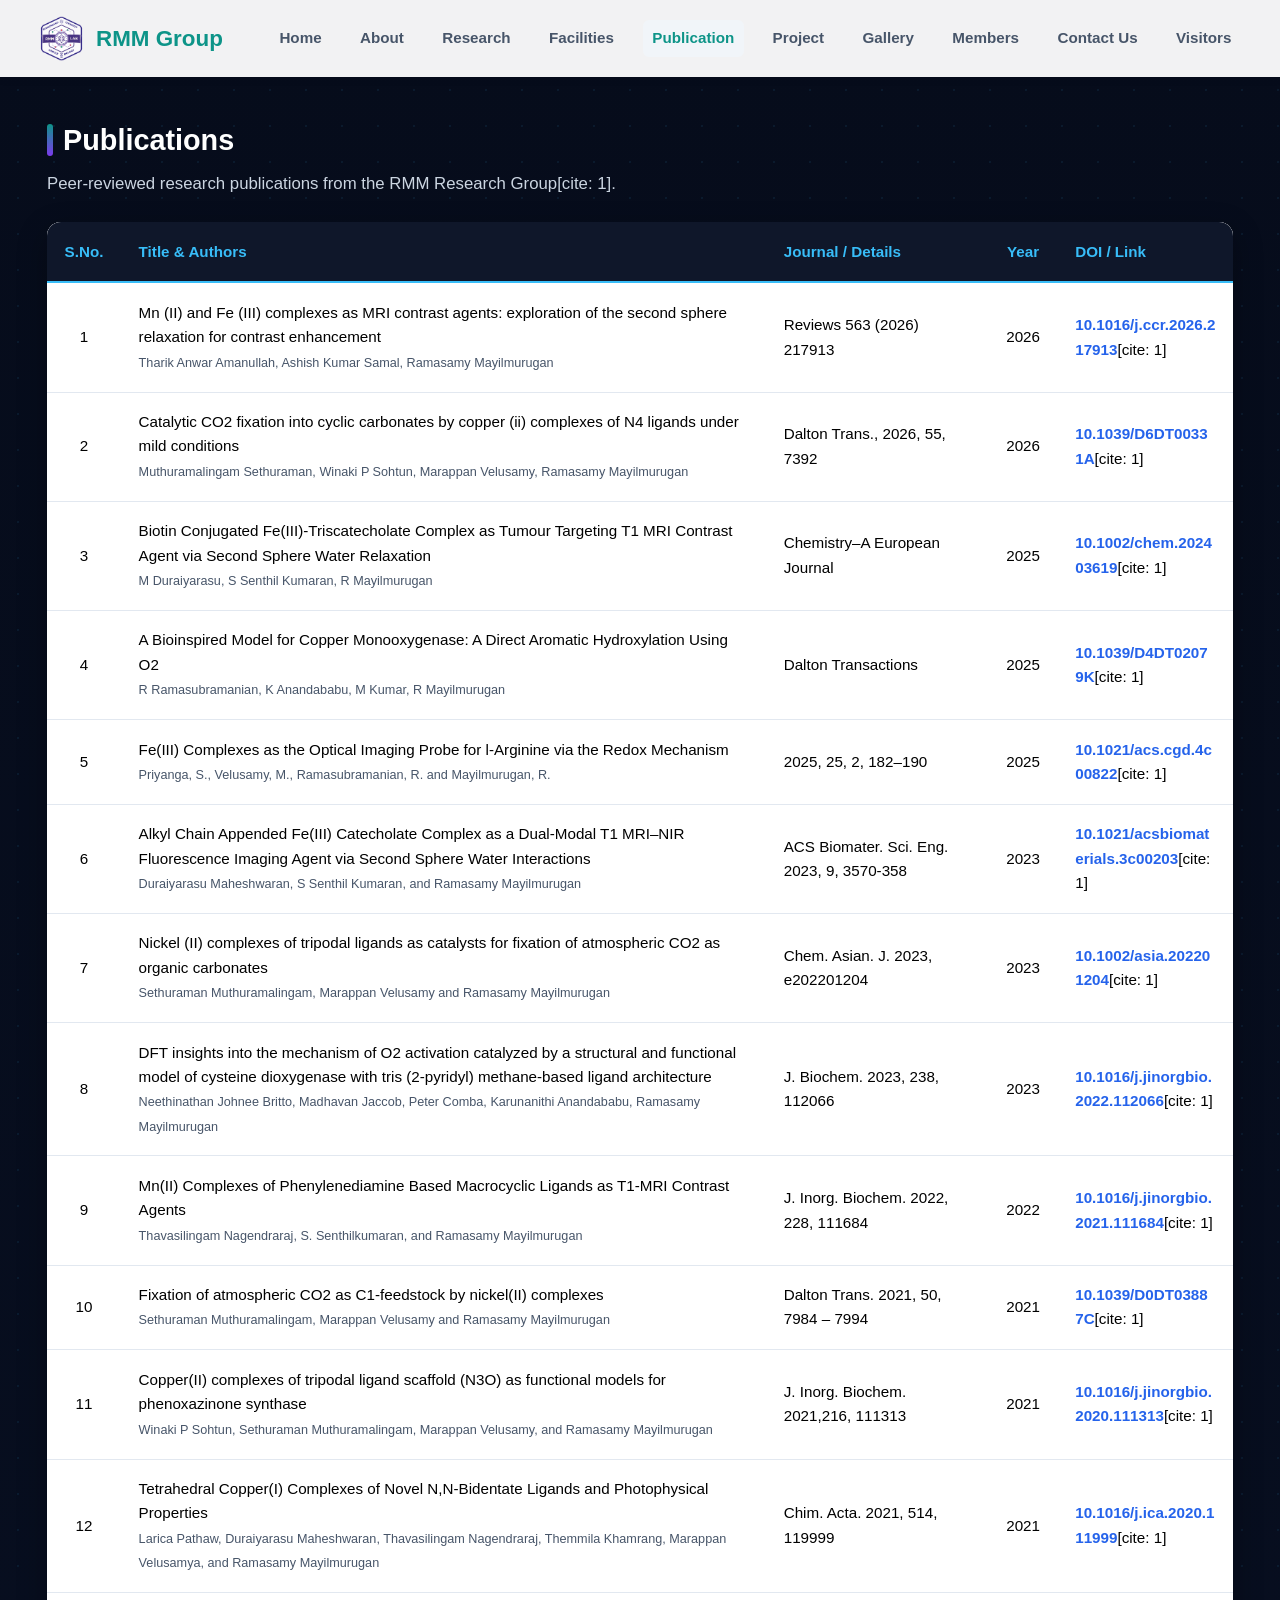
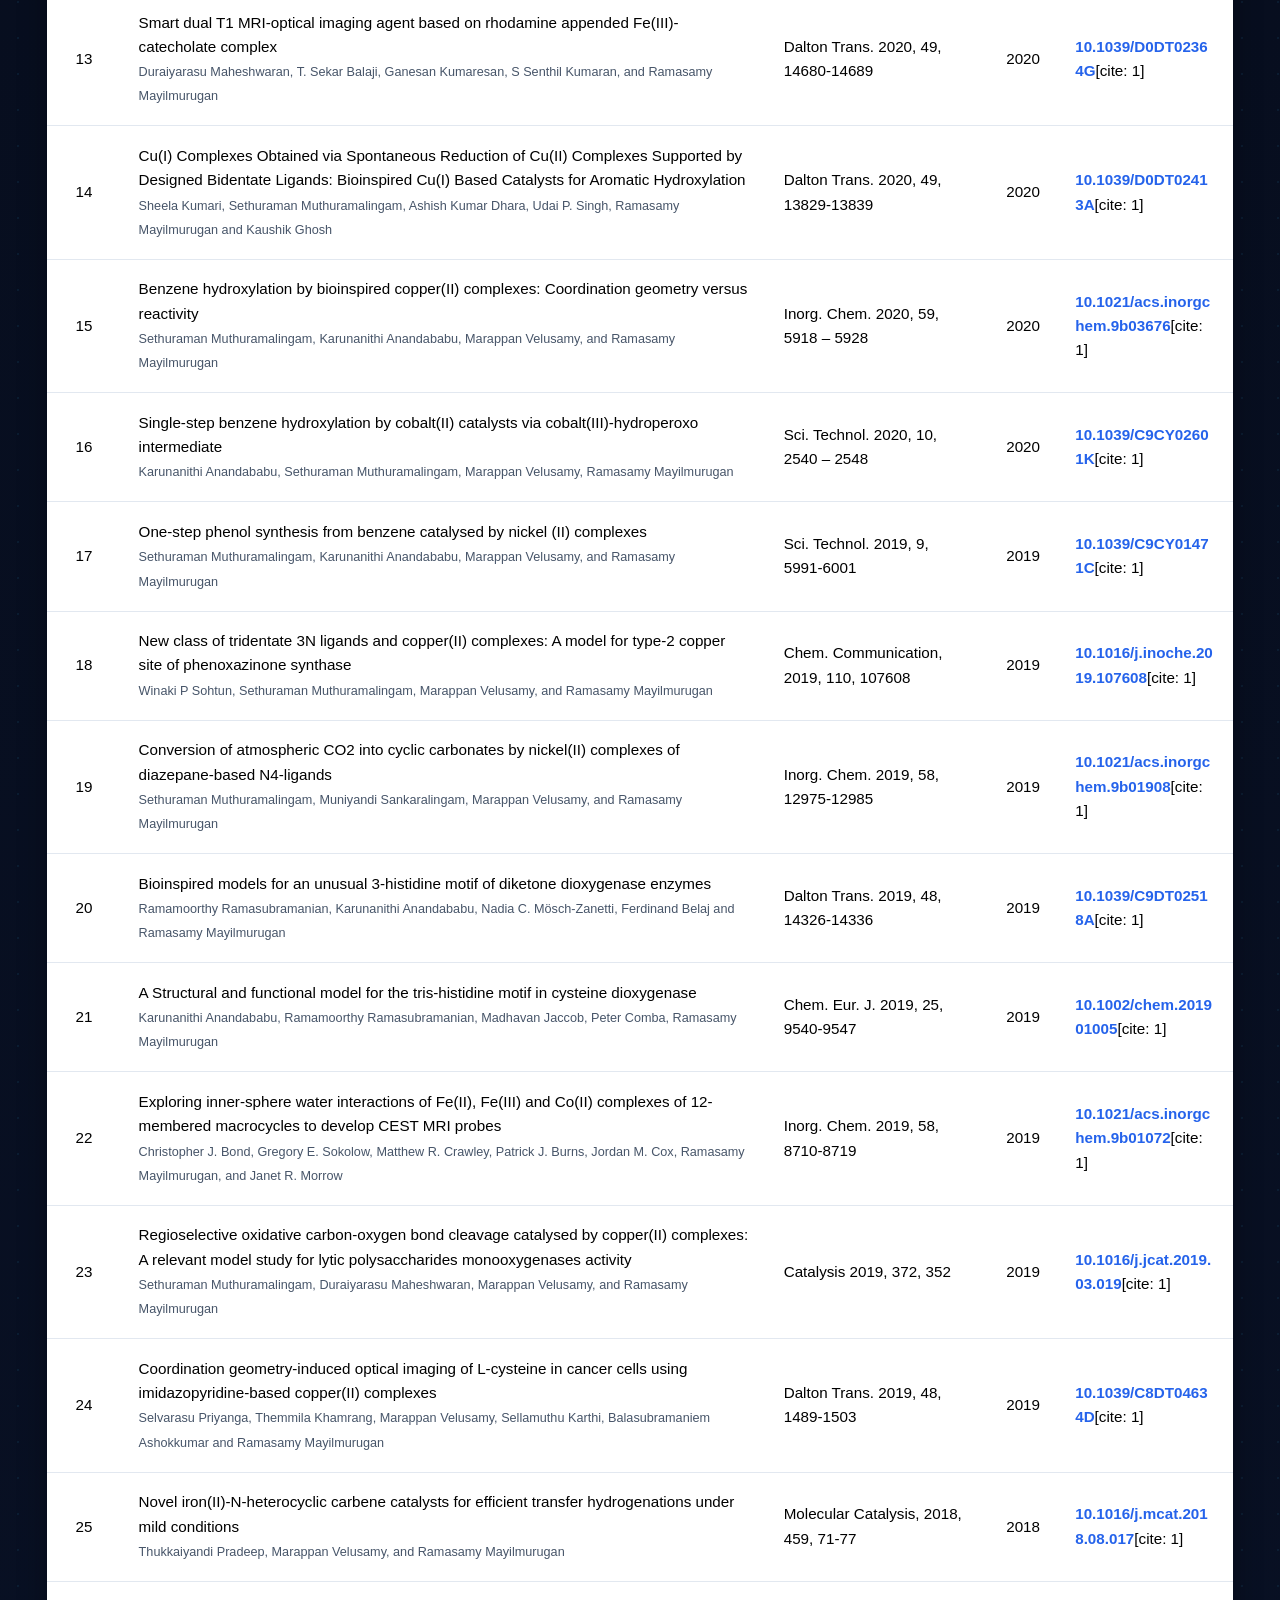
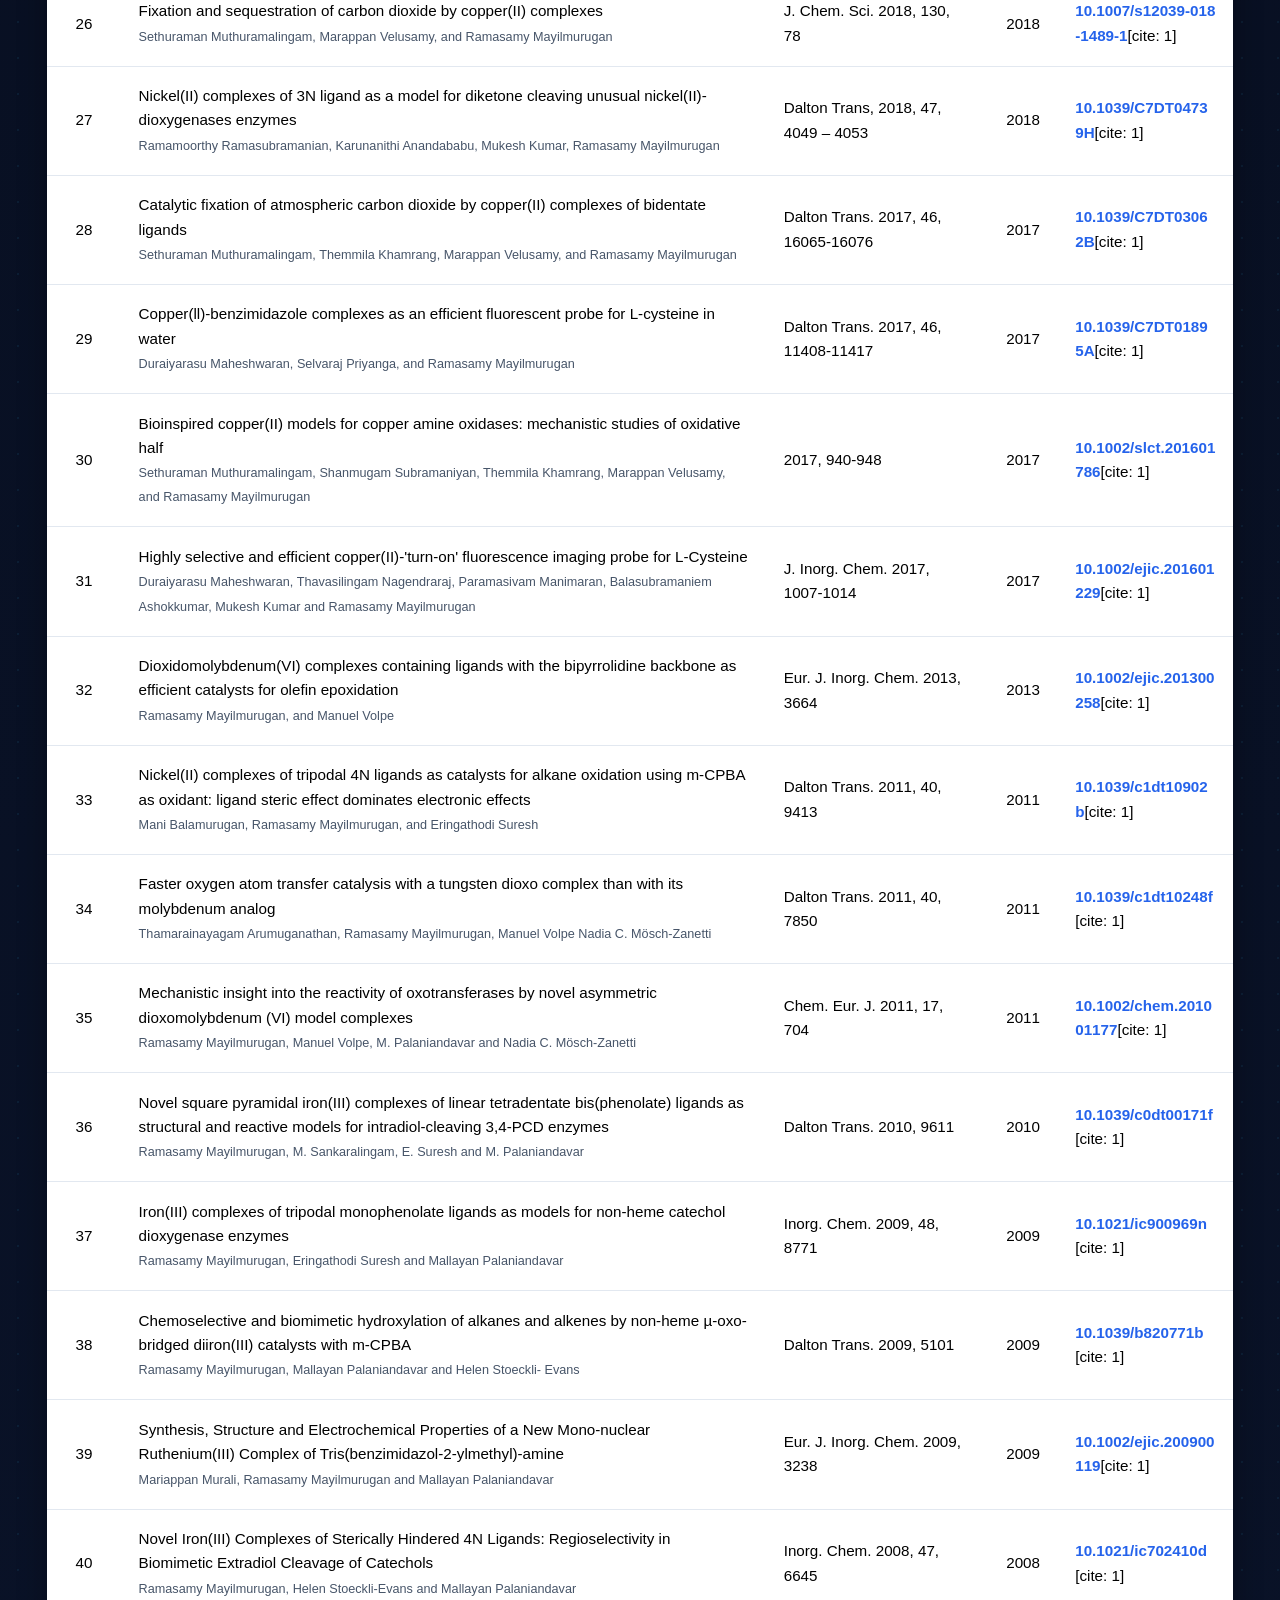
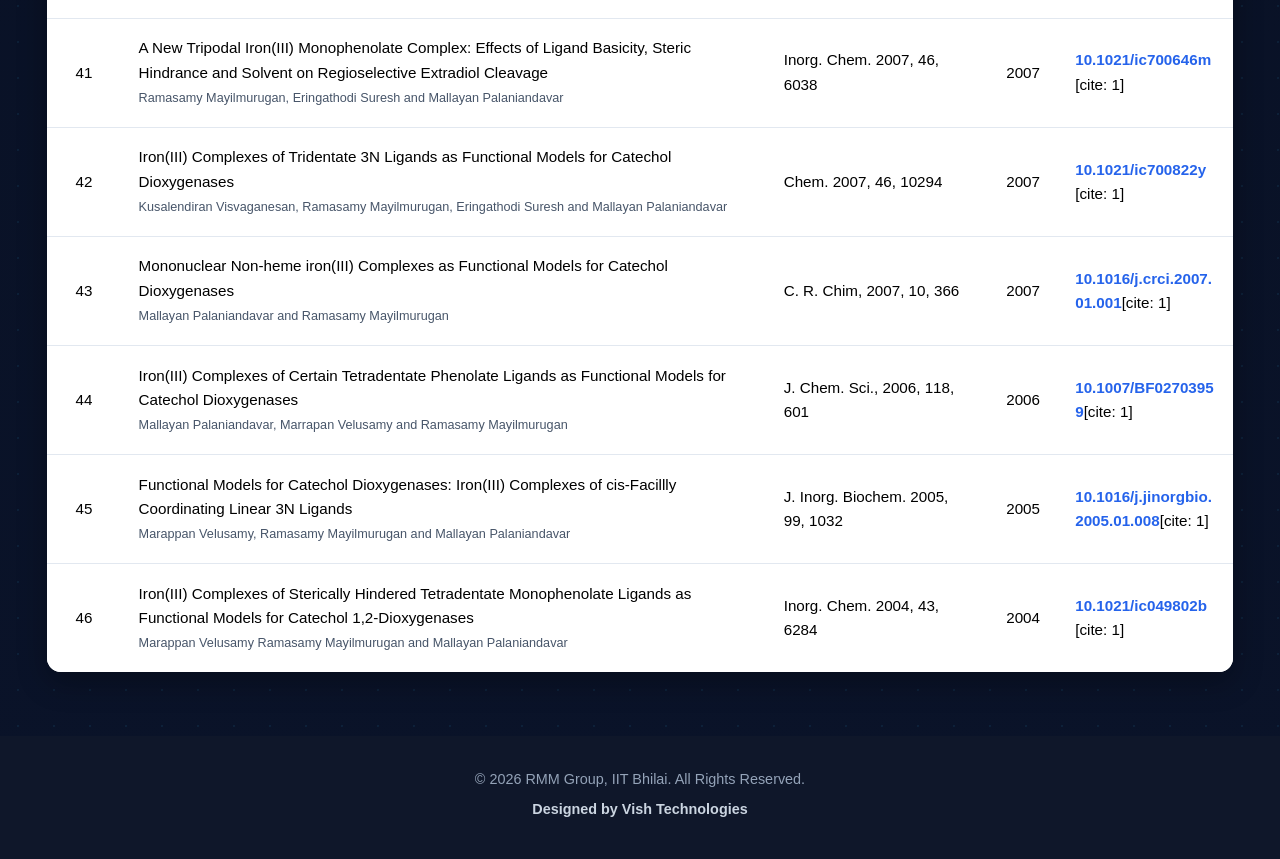
<file: publications.html>
<!DOCTYPE html>
<html lang="en">
<head>
  <meta charset="UTF-8">
  <meta name="viewport" content="width=device-width, initial-scale=1.0">
  <title>Publications - RMM Group, IIT Bhilai</title>
  <link rel="icon" href="images/fevicon.png" type="image/png">
  <link rel="stylesheet" href="style.css">
  <style>
    /* Professional Scientific Background matching Website Theme */
    body {
      background-color: #060c1b;
      background-image: 
        radial-gradient(rgba(56, 189, 248, 0.08) 1.5px, transparent 1.5px),
        linear-gradient(to bottom, #060c1b 0%, #0a1329 100%);
      background-size: 36px 36px, 100% 100%;
      color: #ffffff;
      font-family: 'Segoe UI', Tahoma, Geneva, Verdana, sans-serif;
      margin: 0;
      padding: 0;
      min-height: 100vh;
    }

    /* Container Spacing */
    .container {
      max-width: 1250px !important;
      margin: 2.5rem auto !important;
      padding: 0 2rem !important;
    }

    /* Table Wrapper */
    .table-responsive {
      width: 100%;
      overflow-x: auto;
      background: #ffffff;
      border-radius: 14px;
      box-shadow: 0 10px 30px rgba(0, 0, 0, 0.3);
      margin-bottom: 3rem;
    }

    /* Styled Tables with Black Text for Maximum Readability */
    .project-table {
      width: 100%;
      border-collapse: collapse;
      text-align: left;
      font-size: 0.95rem;
    }

    .project-table th {
      background: #0f172a;
      color: #38bdf8;
      font-weight: 700;
      padding: 1.1rem;
      border-bottom: 2px solid #38bdf8;
    }

    .project-table td {
      padding: 1.1rem;
      color: #000000; /* Pure Black Text */
      border-bottom: 1px solid #e2e8f0;
      vertical-align: middle;
      font-weight: 500;
    }

    .project-table tr:last-child td {
      border-bottom: none;
    }

    .project-table tr:hover {
      background: #f1f5f9;
    }

    .sno-col {
      width: 60px;
      text-align: center;
      font-weight: 700;
      color: #1e3a8a;
    }

    .year-col {
      white-space: nowrap;
      font-weight: 700;
      color: #1e293b;
      text-align: center;
    }

    .doi-link {
      color: #2563eb;
      text-decoration: none;
      font-weight: 600;
      word-break: break-all;
    }

    .doi-link:hover {
      text-decoration: underline;
      color: #1d4ed8;
    }
  </style>
</head>
<body>

  <!-- Header & Navigation -->
  <header>
    <div class="nav-container">
      <div class="logo-section">
        <img src="images/fevicon.png" alt="RMM Group Logo">
        <h2>RMM Group</h2>
      </div>
      <nav>
        <ul>
          <li><a href="index.html">Home</a></li>
          <li><a href="about.html">About</a></li>
          <li><a href="index.html#research">Research</a></li>
          <li><a href="facilities.html">Facilities</a></li>
          <li><a href="publication.html" class="active">Publication</a></li>
          <li><a href="project.html">Project</a></li>
          <li><a href="gallery.html">Gallery</a></li>
          <li><a href="members.html">Members</a></li>
          <li><a href="contact.html">Contact Us</a></li>
          <li><a href="visitors.html">Visitors</a></li>
        </ul>
      </nav>
    </div>
  </header>

  <div class="container">
    <div class="section-title" style="color: #ffffff; font-size: 1.8rem;">
      <div class="title-bar"></div>
      Publications
    </div>
    <p class="section-subtitle" style="color: #cbd5e1; margin-bottom: 1.5rem;">Peer-reviewed research publications from the RMM Research Group[cite: 1].</p>

    <div class="table-responsive">
      <table class="project-table">
        <thead>
          <tr>
            <th class="sno-col">S.No.</th>
            <th>Title & Authors</th>
            <th>Journal / Details</th>
            <th class="year-col">Year</th>
            <th>DOI / Link</th>
          </tr>
        </thead>
        <tbody>
          <tr>
            <td class="sno-col">1</td>
            <td>Mn (II) and Fe (III) complexes as MRI contrast agents: exploration of the second sphere relaxation for contrast enhancement<br><small style="color: #475569;">Tharik Anwar Amanullah, Ashish Kumar Samal, Ramasamy Mayilmurugan</small></td>
            <td>Reviews 563 (2026) 217913</td>
            <td class="year-col">2026</td>
            <td><a href="https://doi.org/10.1016/j.ccr.2026.217913" target="_blank" class="doi-link">10.1016/j.ccr.2026.217913</a>[cite: 1]</td>
          </tr>
          <tr>
            <td class="sno-col">2</td>
            <td>Catalytic CO2 fixation into cyclic carbonates by copper (ii) complexes of N4 ligands under mild conditions<br><small style="color: #475569;">Muthuramalingam Sethuraman, Winaki P Sohtun, Marappan Velusamy, Ramasamy Mayilmurugan</small></td>
            <td>Dalton Trans., 2026, 55, 7392</td>
            <td class="year-col">2026</td>
            <td><a href="https://doi.org/10.1039/D6DT00331A" target="_blank" class="doi-link">10.1039/D6DT00331A</a>[cite: 1]</td>
          </tr>
          <tr>
            <td class="sno-col">3</td>
            <td>Biotin Conjugated Fe(III)‐Triscatecholate Complex as Tumour Targeting T1 MRI Contrast Agent via Second Sphere Water Relaxation<br><small style="color: #475569;">M Duraiyarasu, S Senthil Kumaran, R Mayilmurugan</small></td>
            <td>Chemistry–A European Journal</td>
            <td class="year-col">2025</td>
            <td><a href="https://doi.org/10.1002/chem.202403619" target="_blank" class="doi-link">10.1002/chem.202403619</a>[cite: 1]</td>
          </tr>
          <tr>
            <td class="sno-col">4</td>
            <td>A Bioinspired Model for Copper Monooxygenase: A Direct Aromatic Hydroxylation Using O2<br><small style="color: #475569;">R Ramasubramanian, K Anandababu, M Kumar, R Mayilmurugan</small></td>
            <td>Dalton Transactions</td>
            <td class="year-col">2025</td>
            <td><a href="https://doi.org/10.1039/D4DT02079K" target="_blank" class="doi-link">10.1039/D4DT02079K</a>[cite: 1]</td>
          </tr>
          <tr>
            <td class="sno-col">5</td>
            <td>Fe(III) Complexes as the Optical Imaging Probe for l-Arginine via the Redox Mechanism<br><small style="color: #475569;">Priyanga, S., Velusamy, M., Ramasubramanian, R. and Mayilmurugan, R.</small></td>
            <td>2025, 25, 2, 182–190</td>
            <td class="year-col">2025</td>
            <td><a href="https://doi.org/10.1021/acs.cgd.4c00822" target="_blank" class="doi-link">10.1021/acs.cgd.4c00822</a>[cite: 1]</td>
          </tr>
          <tr>
            <td class="sno-col">6</td>
            <td>Alkyl Chain Appended Fe(III) Catecholate Complex as a Dual-Modal T1 MRI–NIR Fluorescence Imaging Agent via Second Sphere Water Interactions<br><small style="color: #475569;">Duraiyarasu Maheshwaran, S Senthil Kumaran, and Ramasamy Mayilmurugan</small></td>
            <td>ACS Biomater. Sci. Eng. 2023, 9, 3570-358</td>
            <td class="year-col">2023</td>
            <td><a href="https://doi.org/10.1021/acsbiomaterials.3c00203" target="_blank" class="doi-link">10.1021/acsbiomaterials.3c00203</a>[cite: 1]</td>
          </tr>
          <tr>
            <td class="sno-col">7</td>
            <td>Nickel (II) complexes of tripodal ligands as catalysts for fixation of atmospheric CO2 as organic carbonates<br><small style="color: #475569;">Sethuraman Muthuramalingam, Marappan Velusamy and Ramasamy Mayilmurugan</small></td>
            <td>Chem. Asian. J. 2023, e202201204</td>
            <td class="year-col">2023</td>
            <td><a href="https://doi.org/10.1002/asia.202201204" target="_blank" class="doi-link">10.1002/asia.202201204</a>[cite: 1]</td>
          </tr>
          <tr>
            <td class="sno-col">8</td>
            <td>DFT insights into the mechanism of O2 activation catalyzed by a structural and functional model of cysteine dioxygenase with tris (2-pyridyl) methane-based ligand architecture<br><small style="color: #475569;">Neethinathan Johnee Britto, Madhavan Jaccob, Peter Comba, Karunanithi Anandababu, Ramasamy Mayilmurugan</small></td>
            <td>J. Biochem. 2023, 238, 112066</td>
            <td class="year-col">2023</td>
            <td><a href="https://doi.org/10.1016/j.jinorgbio.2022.112066" target="_blank" class="doi-link">10.1016/j.jinorgbio.2022.112066</a>[cite: 1]</td>
          </tr>
          <tr>
            <td class="sno-col">9</td>
            <td>Mn(II) Complexes of Phenylenediamine Based Macrocyclic Ligands as T1-MRI Contrast Agents<br><small style="color: #475569;">Thavasilingam Nagendraraj, S. Senthilkumaran, and Ramasamy Mayilmurugan</small></td>
            <td>J. Inorg. Biochem. 2022, 228, 111684</td>
            <td class="year-col">2022</td>
            <td><a href="https://doi.org/10.1016/j.jinorgbio.2021.111684" target="_blank" class="doi-link">10.1016/j.jinorgbio.2021.111684</a>[cite: 1]</td>
          </tr>
          <tr>
            <td class="sno-col">10</td>
            <td>Fixation of atmospheric CO2 as C1-feedstock by nickel(II) complexes<br><small style="color: #475569;">Sethuraman Muthuramalingam, Marappan Velusamy and Ramasamy Mayilmurugan</small></td>
            <td>Dalton Trans. 2021, 50, 7984 – 7994</td>
            <td class="year-col">2021</td>
            <td><a href="https://doi.org/10.1039/D0DT03887C" target="_blank" class="doi-link">10.1039/D0DT03887C</a>[cite: 1]</td>
          </tr>
          <tr>
            <td class="sno-col">11</td>
            <td>Copper(II) complexes of tripodal ligand scaffold (N3O) as functional models for phenoxazinone synthase<br><small style="color: #475569;">Winaki P Sohtun, Sethuraman Muthuramalingam, Marappan Velusamy, and Ramasamy Mayilmurugan</small></td>
            <td>J. Inorg. Biochem. 2021,216, 111313</td>
            <td class="year-col">2021</td>
            <td><a href="https://doi.org/10.1016/j.jinorgbio.2020.111313" target="_blank" class="doi-link">10.1016/j.jinorgbio.2020.111313</a>[cite: 1]</td>
          </tr>
          <tr>
            <td class="sno-col">12</td>
            <td>Tetrahedral Copper(I) Complexes of Novel N,N-Bidentate Ligands and Photophysical Properties<br><small style="color: #475569;">Larica Pathaw, Duraiyarasu Maheshwaran, Thavasilingam Nagendraraj, Themmila Khamrang, Marappan Velusamya, and Ramasamy Mayilmurugan</small></td>
            <td>Chim. Acta. 2021, 514, 119999</td>
            <td class="year-col">2021</td>
            <td><a href="https://doi.org/10.1016/j.ica.2020.111999" target="_blank" class="doi-link">10.1016/j.ica.2020.111999</a>[cite: 1]</td>
          </tr>
          <tr>
            <td class="sno-col">13</td>
            <td>Smart dual T1 MRI-optical imaging agent based on rhodamine appended Fe(III)-catecholate complex<br><small style="color: #475569;">Duraiyarasu Maheshwaran, T. Sekar Balaji, Ganesan Kumaresan, S Senthil Kumaran, and Ramasamy Mayilmurugan</small></td>
            <td>Dalton Trans. 2020, 49, 14680-14689</td>
            <td class="year-col">2020</td>
            <td><a href="https://doi.org/10.1039/D0DT02364G" target="_blank" class="doi-link">10.1039/D0DT02364G</a>[cite: 1]</td>
          </tr>
          <tr>
            <td class="sno-col">14</td>
            <td>Cu(I) Complexes Obtained via Spontaneous Reduction of Cu(II) Complexes Supported by Designed Bidentate Ligands: Bioinspired Cu(I) Based Catalysts for Aromatic Hydroxylation<br><small style="color: #475569;">Sheela Kumari, Sethuraman Muthuramalingam, Ashish Kumar Dhara, Udai P. Singh, Ramasamy Mayilmurugan and Kaushik Ghosh</small></td>
            <td>Dalton Trans. 2020, 49, 13829-13839</td>
            <td class="year-col">2020</td>
            <td><a href="https://doi.org/10.1039/D0DT02413A" target="_blank" class="doi-link">10.1039/D0DT02413A</a>[cite: 1]</td>
          </tr>
          <tr>
            <td class="sno-col">15</td>
            <td>Benzene hydroxylation by bioinspired copper(II) complexes: Coordination geometry versus reactivity<br><small style="color: #475569;">Sethuraman Muthuramalingam, Karunanithi Anandababu, Marappan Velusamy, and Ramasamy Mayilmurugan</small></td>
            <td>Inorg. Chem. 2020, 59, 5918 – 5928</td>
            <td class="year-col">2020</td>
            <td><a href="https://doi.org/10.1021/acs.inorgchem.9b03676" target="_blank" class="doi-link">10.1021/acs.inorgchem.9b03676</a>[cite: 1]</td>
          </tr>
          <tr>
            <td class="sno-col">16</td>
            <td>Single-step benzene hydroxylation by cobalt(II) catalysts via cobalt(III)-hydroperoxo intermediate<br><small style="color: #475569;">Karunanithi Anandababu, Sethuraman Muthuramalingam, Marappan Velusamy, Ramasamy Mayilmurugan</small></td>
            <td>Sci. Technol. 2020, 10, 2540 – 2548</td>
            <td class="year-col">2020</td>
            <td><a href="https://doi.org/10.1039/C9CY02601K" target="_blank" class="doi-link">10.1039/C9CY02601K</a>[cite: 1]</td>
          </tr>
          <tr>
            <td class="sno-col">17</td>
            <td>One-step phenol synthesis from benzene catalysed by nickel (II) complexes<br><small style="color: #475569;">Sethuraman Muthuramalingam, Karunanithi Anandababu, Marappan Velusamy, and Ramasamy Mayilmurugan</small></td>
            <td>Sci. Technol. 2019, 9, 5991-6001</td>
            <td class="year-col">2019</td>
            <td><a href="https://doi.org/10.1039/C9CY01471C" target="_blank" class="doi-link">10.1039/C9CY01471C</a>[cite: 1]</td>
          </tr>
          <tr>
            <td class="sno-col">18</td>
            <td>New class of tridentate 3N ligands and copper(II) complexes: A model for type-2 copper site of phenoxazinone synthase<br><small style="color: #475569;">Winaki P Sohtun, Sethuraman Muthuramalingam, Marappan Velusamy, and Ramasamy Mayilmurugan</small></td>
            <td>Chem. Communication, 2019, 110, 107608</td>
            <td class="year-col">2019</td>
            <td><a href="https://doi.org/10.1016/j.inoche.2019.107608" target="_blank" class="doi-link">10.1016/j.inoche.2019.107608</a>[cite: 1]</td>
          </tr>
          <tr>
            <td class="sno-col">19</td>
            <td>Conversion of atmospheric CO2 into cyclic carbonates by nickel(II) complexes of diazepane-based N4-ligands<br><small style="color: #475569;">Sethuraman Muthuramalingam, Muniyandi Sankaralingam, Marappan Velusamy, and Ramasamy Mayilmurugan</small></td>
            <td>Inorg. Chem. 2019, 58, 12975-12985</td>
            <td class="year-col">2019</td>
            <td><a href="https://doi.org/10.1021/acs.inorgchem.9b01908" target="_blank" class="doi-link">10.1021/acs.inorgchem.9b01908</a>[cite: 1]</td>
          </tr>
          <tr>
            <td class="sno-col">20</td>
            <td>Bioinspired models for an unusual 3-histidine motif of diketone dioxygenase enzymes<br><small style="color: #475569;">Ramamoorthy Ramasubramanian, Karunanithi Anandababu, Nadia C. Mösch-Zanetti, Ferdinand Belaj and Ramasamy Mayilmurugan</small></td>
            <td>Dalton Trans. 2019, 48, 14326-14336</td>
            <td class="year-col">2019</td>
            <td><a href="https://doi.org/10.1039/C9DT02518A" target="_blank" class="doi-link">10.1039/C9DT02518A</a>[cite: 1]</td>
          </tr>
          <tr>
            <td class="sno-col">21</td>
            <td>A Structural and functional model for the tris-histidine motif in cysteine dioxygenase<br><small style="color: #475569;">Karunanithi Anandababu, Ramamoorthy Ramasubramanian, Madhavan Jaccob, Peter Comba, Ramasamy Mayilmurugan</small></td>
            <td>Chem. Eur. J. 2019, 25, 9540-9547</td>
            <td class="year-col">2019</td>
            <td><a href="https://doi.org/10.1002/chem.201901005" target="_blank" class="doi-link">10.1002/chem.201901005</a>[cite: 1]</td>
          </tr>
          <tr>
            <td class="sno-col">22</td>
            <td>Exploring inner-sphere water interactions of Fe(II), Fe(III) and Co(II) complexes of 12-membered macrocycles to develop CEST MRI probes<br><small style="color: #475569;">Christopher J. Bond, Gregory E. Sokolow, Matthew R. Crawley, Patrick J. Burns, Jordan M. Cox, Ramasamy Mayilmurugan, and Janet R. Morrow</small></td>
            <td>Inorg. Chem. 2019, 58, 8710-8719</td>
            <td class="year-col">2019</td>
            <td><a href="https://doi.org/10.1021/acs.inorgchem.9b01072" target="_blank" class="doi-link">10.1021/acs.inorgchem.9b01072</a>[cite: 1]</td>
          </tr>
          <tr>
            <td class="sno-col">23</td>
            <td>Regioselective oxidative carbon-oxygen bond cleavage catalysed by copper(II) complexes: A relevant model study for lytic polysaccharides monooxygenases activity<br><small style="color: #475569;">Sethuraman Muthuramalingam, Duraiyarasu Maheshwaran, Marappan Velusamy, and Ramasamy Mayilmurugan</small></td>
            <td>Catalysis 2019, 372, 352</td>
            <td class="year-col">2019</td>
            <td><a href="https://doi.org/10.1016/j.jcat.2019.03.019" target="_blank" class="doi-link">10.1016/j.jcat.2019.03.019</a>[cite: 1]</td>
          </tr>
          <tr>
            <td class="sno-col">24</td>
            <td>Coordination geometry-induced optical imaging of L-cysteine in cancer cells using imidazopyridine-based copper(II) complexes<br><small style="color: #475569;">Selvarasu Priyanga, Themmila Khamrang, Marappan Velusamy, Sellamuthu Karthi, Balasubramaniem Ashokkumar and Ramasamy Mayilmurugan</small></td>
            <td>Dalton Trans. 2019, 48, 1489-1503</td>
            <td class="year-col">2019</td>
            <td><a href="https://doi.org/10.1039/C8DT04634D" target="_blank" class="doi-link">10.1039/C8DT04634D</a>[cite: 1]</td>
          </tr>
          <tr>
            <td class="sno-col">25</td>
            <td>Novel iron(II)-N-heterocyclic carbene catalysts for efficient transfer hydrogenations under mild conditions<br><small style="color: #475569;">Thukkaiyandi Pradeep, Marappan Velusamy, and Ramasamy Mayilmurugan</small></td>
            <td>Molecular Catalysis, 2018, 459, 71-77</td>
            <td class="year-col">2018</td>
            <td><a href="https://doi.org/10.1016/j.mcat.2018.08.017" target="_blank" class="doi-link">10.1016/j.mcat.2018.08.017</a>[cite: 1]</td>
          </tr>
          <tr>
            <td class="sno-col">26</td>
            <td>Fixation and sequestration of carbon dioxide by copper(II) complexes<br><small style="color: #475569;">Sethuraman Muthuramalingam, Marappan Velusamy, and Ramasamy Mayilmurugan</small></td>
            <td>J. Chem. Sci. 2018, 130, 78</td>
            <td class="year-col">2018</td>
            <td><a href="https://doi.org/10.1007/s12039-018-1489-1" target="_blank" class="doi-link">10.1007/s12039-018-1489-1</a>[cite: 1]</td>
          </tr>
          <tr>
            <td class="sno-col">27</td>
            <td>Nickel(II) complexes of 3N ligand as a model for diketone cleaving unusual nickel(II)-dioxygenases enzymes<br><small style="color: #475569;">Ramamoorthy Ramasubramanian, Karunanithi Anandababu, Mukesh Kumar, Ramasamy Mayilmurugan</small></td>
            <td>Dalton Trans, 2018, 47, 4049 – 4053</td>
            <td class="year-col">2018</td>
            <td><a href="https://doi.org/10.1039/C7DT04739H" target="_blank" class="doi-link">10.1039/C7DT04739H</a>[cite: 1]</td>
          </tr>
          <tr>
            <td class="sno-col">28</td>
            <td>Catalytic fixation of atmospheric carbon dioxide by copper(II) complexes of bidentate ligands<br><small style="color: #475569;">Sethuraman Muthuramalingam, Themmila Khamrang, Marappan Velusamy, and Ramasamy Mayilmurugan</small></td>
            <td>Dalton Trans. 2017, 46, 16065-16076</td>
            <td class="year-col">2017</td>
            <td><a href="https://doi.org/10.1039/C7DT03062B" target="_blank" class="doi-link">10.1039/C7DT03062B</a>[cite: 1]</td>
          </tr>
          <tr>
            <td class="sno-col">29</td>
            <td>Copper(ll)-benzimidazole complexes as an efficient fluorescent probe for L-cysteine in water<br><small style="color: #475569;">Duraiyarasu Maheshwaran, Selvaraj Priyanga, and Ramasamy Mayilmurugan</small></td>
            <td>Dalton Trans. 2017, 46, 11408-11417</td>
            <td class="year-col">2017</td>
            <td><a href="https://doi.org/10.1039/C7DT01895A" target="_blank" class="doi-link">10.1039/C7DT01895A</a>[cite: 1]</td>
          </tr>
          <tr>
            <td class="sno-col">30</td>
            <td>Bioinspired copper(II) models for copper amine oxidases: mechanistic studies of oxidative half<br><small style="color: #475569;">Sethuraman Muthuramalingam, Shanmugam Subramaniyan, Themmila Khamrang, Marappan Velusamy, and Ramasamy Mayilmurugan</small></td>
            <td>2017, 940-948</td>
            <td class="year-col">2017</td>
            <td><a href="https://doi.org/10.1002/slct.201601786" target="_blank" class="doi-link">10.1002/slct.201601786</a>[cite: 1]</td>
          </tr>
          <tr>
            <td class="sno-col">31</td>
            <td>Highly selective and efficient copper(II)-'turn-on' fluorescence imaging probe for L-Cysteine<br><small style="color: #475569;">Duraiyarasu Maheshwaran, Thavasilingam Nagendraraj, Paramasivam Manimaran, Balasubramaniem Ashokkumar, Mukesh Kumar and Ramasamy Mayilmurugan</small></td>
            <td>J. Inorg. Chem. 2017, 1007-1014</td>
            <td class="year-col">2017</td>
            <td><a href="https://doi.org/10.1002/ejic.201601229" target="_blank" class="doi-link">10.1002/ejic.201601229</a>[cite: 1]</td>
          </tr>
          <tr>
            <td class="sno-col">32</td>
            <td>Dioxidomolybdenum(VI) complexes containing ligands with the bipyrrolidine backbone as efficient catalysts for olefin epoxidation<br><small style="color: #475569;">Ramasamy Mayilmurugan, and Manuel Volpe</small></td>
            <td>Eur. J. Inorg. Chem. 2013, 3664</td>
            <td class="year-col">2013</td>
            <td><a href="https://doi.org/10.1002/ejic.201300258" target="_blank" class="doi-link">10.1002/ejic.201300258</a>[cite: 1]</td>
          </tr>
          <tr>
            <td class="sno-col">33</td>
            <td>Nickel(II) complexes of tripodal 4N ligands as catalysts for alkane oxidation using m-CPBA as oxidant: ligand steric effect dominates electronic effects<br><small style="color: #475569;">Mani Balamurugan, Ramasamy Mayilmurugan, and Eringathodi Suresh</small></td>
            <td>Dalton Trans. 2011, 40, 9413</td>
            <td class="year-col">2011</td>
            <td><a href="https://doi.org/10.1039/c1dt10902b" target="_blank" class="doi-link">10.1039/c1dt10902b</a>[cite: 1]</td>
          </tr>
          <tr>
            <td class="sno-col">34</td>
            <td>Faster oxygen atom transfer catalysis with a tungsten dioxo complex than with its molybdenum analog<br><small style="color: #475569;">Thamarainayagam Arumuganathan, Ramasamy Mayilmurugan, Manuel Volpe Nadia C. Mösch-Zanetti</small></td>
            <td>Dalton Trans. 2011, 40, 7850</td>
            <td class="year-col">2011</td>
            <td><a href="https://doi.org/10.1039/c1dt10248f" target="_blank" class="doi-link">10.1039/c1dt10248f</a>[cite: 1]</td>
          </tr>
          <tr>
            <td class="sno-col">35</td>
            <td>Mechanistic insight into the reactivity of oxotransferases by novel asymmetric dioxomolybdenum (VI) model complexes<br><small style="color: #475569;">Ramasamy Mayilmurugan, Manuel Volpe, M. Palaniandavar and Nadia C. Mösch-Zanetti</small></td>
            <td>Chem. Eur. J. 2011, 17, 704</td>
            <td class="year-col">2011</td>
            <td><a href="https://doi.org/10.1002/chem.201001177" target="_blank" class="doi-link">10.1002/chem.201001177</a>[cite: 1]</td>
          </tr>
          <tr>
            <td class="sno-col">36</td>
            <td>Novel square pyramidal iron(III) complexes of linear tetradentate bis(phenolate) ligands as structural and reactive models for intradiol-cleaving 3,4-PCD enzymes<br><small style="color: #475569;">Ramasamy Mayilmurugan, M. Sankaralingam, E. Suresh and M. Palaniandavar</small></td>
            <td>Dalton Trans. 2010, 9611</td>
            <td class="year-col">2010</td>
            <td><a href="https://doi.org/10.1039/c0dt00171f" target="_blank" class="doi-link">10.1039/c0dt00171f</a>[cite: 1]</td>
          </tr>
          <tr>
            <td class="sno-col">37</td>
            <td>Iron(III) complexes of tripodal monophenolate ligands as models for non-heme catechol dioxygenase enzymes<br><small style="color: #475569;">Ramasamy Mayilmurugan, Eringathodi Suresh and Mallayan Palaniandavar</small></td>
            <td>Inorg. Chem. 2009, 48, 8771</td>
            <td class="year-col">2009</td>
            <td><a href="https://doi.org/10.1021/ic900969n" target="_blank" class="doi-link">10.1021/ic900969n</a>[cite: 1]</td>
          </tr>
          <tr>
            <td class="sno-col">38</td>
            <td>Chemoselective and biomimetic hydroxylation of alkanes and alkenes by non-heme µ-oxo-bridged diiron(III) catalysts with m-CPBA<br><small style="color: #475569;">Ramasamy Mayilmurugan, Mallayan Palaniandavar and Helen Stoeckli- Evans</small></td>
            <td>Dalton Trans. 2009, 5101</td>
            <td class="year-col">2009</td>
            <td><a href="https://doi.org/10.1039/b820771b" target="_blank" class="doi-link">10.1039/b820771b</a>[cite: 1]</td>
          </tr>
          <tr>
            <td class="sno-col">39</td>
            <td>Synthesis, Structure and Electrochemical Properties of a New Mono-nuclear Ruthenium(III) Complex of Tris(benzimidazol-2-ylmethyl)-amine<br><small style="color: #475569;">Mariappan Murali, Ramasamy Mayilmurugan and Mallayan Palaniandavar</small></td>
            <td>Eur. J. Inorg. Chem. 2009, 3238</td>
            <td class="year-col">2009</td>
            <td><a href="https://doi.org/10.1002/ejic.200900119" target="_blank" class="doi-link">10.1002/ejic.200900119</a>[cite: 1]</td>
          </tr>
          <tr>
            <td class="sno-col">40</td>
            <td>Novel Iron(III) Complexes of Sterically Hindered 4N Ligands: Regioselectivity in Biomimetic Extradiol Cleavage of Catechols<br><small style="color: #475569;">Ramasamy Mayilmurugan, Helen Stoeckli-Evans and Mallayan Palaniandavar</small></td>
            <td>Inorg. Chem. 2008, 47, 6645</td>
            <td class="year-col">2008</td>
            <td><a href="https://doi.org/10.1021/ic702410d" target="_blank" class="doi-link">10.1021/ic702410d</a>[cite: 1]</td>
          </tr>
          <tr>
            <td class="sno-col">41</td>
            <td>A New Tripodal Iron(III) Monophenolate Complex: Effects of Ligand Basicity, Steric Hindrance and Solvent on Regioselective Extradiol Cleavage<br><small style="color: #475569;">Ramasamy Mayilmurugan, Eringathodi Suresh and Mallayan Palaniandavar</small></td>
            <td>Inorg. Chem. 2007, 46, 6038</td>
            <td class="year-col">2007</td>
            <td><a href="https://doi.org/10.1021/ic700646m" target="_blank" class="doi-link">10.1021/ic700646m</a>[cite: 1]</td>
          </tr>
          <tr>
            <td class="sno-col">42</td>
            <td>Iron(III) Complexes of Tridentate 3N Ligands as Functional Models for Catechol Dioxygenases<br><small style="color: #475569;">Kusalendiran Visvaganesan, Ramasamy Mayilmurugan, Eringathodi Suresh and Mallayan Palaniandavar</small></td>
            <td>Chem. 2007, 46, 10294</td>
            <td class="year-col">2007</td>
            <td><a href="https://doi.org/10.1021/ic700822y" target="_blank" class="doi-link">10.1021/ic700822y</a>[cite: 1]</td>
          </tr>
          <tr>
            <td class="sno-col">43</td>
            <td>Mononuclear Non-heme iron(III) Complexes as Functional Models for Catechol Dioxygenases<br><small style="color: #475569;">Mallayan Palaniandavar and Ramasamy Mayilmurugan</small></td>
            <td>C. R. Chim, 2007, 10, 366</td>
            <td class="year-col">2007</td>
            <td><a href="https://doi.org/10.1016/j.crci.2007.01.001" target="_blank" class="doi-link">10.1016/j.crci.2007.01.001</a>[cite: 1]</td>
          </tr>
          <tr>
            <td class="sno-col">44</td>
            <td>Iron(III) Complexes of Certain Tetradentate Phenolate Ligands as Functional Models for Catechol Dioxygenases<br><small style="color: #475569;">Mallayan Palaniandavar, Marrapan Velusamy and Ramasamy Mayilmurugan</small></td>
            <td>J. Chem. Sci., 2006, 118, 601</td>
            <td class="year-col">2006</td>
            <td><a href="https://doi.org/10.1007/BF02703959" target="_blank" class="doi-link">10.1007/BF02703959</a>[cite: 1]</td>
          </tr>
          <tr>
            <td class="sno-col">45</td>
            <td>Functional Models for Catechol Dioxygenases: Iron(III) Complexes of cis-Facillly Coordinating Linear 3N Ligands<br><small style="color: #475569;">Marappan Velusamy, Ramasamy Mayilmurugan and Mallayan Palaniandavar</small></td>
            <td>J. Inorg. Biochem. 2005, 99, 1032</td>
            <td class="year-col">2005</td>
            <td><a href="https://doi.org/10.1016/j.jinorgbio.2005.01.008" target="_blank" class="doi-link">10.1016/j.jinorgbio.2005.01.008</a>[cite: 1]</td>
          </tr>
          <tr>
            <td class="sno-col">46</td>
            <td>Iron(III) Complexes of Sterically Hindered Tetradentate Monophenolate Ligands as Functional Models for Catechol 1,2-Dioxygenases<br><small style="color: #475569;">Marappan Velusamy Ramasamy Mayilmurugan and Mallayan Palaniandavar</small></td>
            <td>Inorg. Chem. 2004, 43, 6284</td>
            <td class="year-col">2004</td>
            <td><a href="https://doi.org/10.1021/ic049802b" target="_blank" class="doi-link">10.1021/ic049802b</a>[cite: 1]</td>
          </tr>
        </tbody>
      </table>
    </div>

  </div>

  <!-- Common Footer -->
  <footer>
    <p>© 2026 RMM Group, IIT Bhilai. All Rights Reserved.</p>
    <p class="designer">Designed by Vish Technologies</p>
  </footer>

  <script src="script.js"></script>
</body>
</html>
</file>
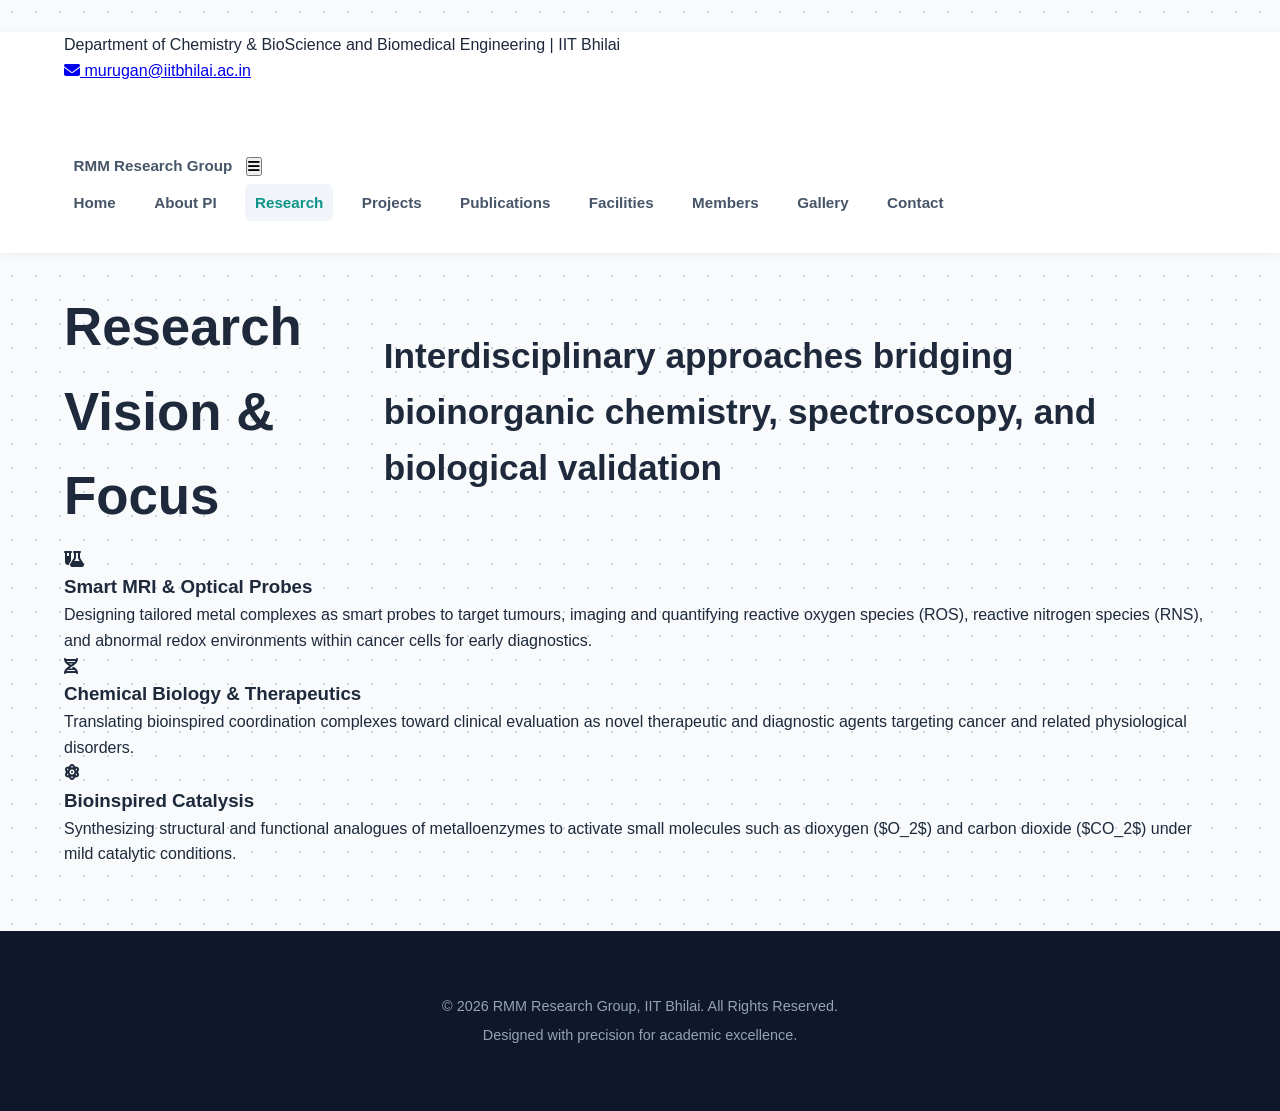
<file: research.html>
<!DOCTYPE html>
<html lang="en">
<head>
    <meta charset="UTF-8">
    <meta name="viewport" content="width=device-width, initial-scale=1.0">
    <title>Research | RMM Research Group - IIT Bhilai</title>
    <link rel="stylesheet" href="style.css">
    <link rel="preconnect" href="https://fonts.googleapis.com">
    <link rel="preconnect" href="https://fonts.gstatic.com" crossorigin>
    <link href="https://fonts.googleapis.com/css2?family=Plus+Jakarta+Sans:wght@400;500;600;700;800&family=Playfair+Display:ital,wght@0,600;0,700;1,600&display=swap" rel="stylesheet">
    <link rel="stylesheet" href="https://cdnjs.cloudflare.com/ajax/libs/font-awesome/6.4.0/css/all.min.css">
    <style>
      /* Mobile Responsive Optimizations for Research Page */
      @media (max-width: 768px) {
        .container {
          padding: 0 1rem !important;
        }
        .research-grid {
          grid-template-columns: 1fr !important;
          gap: 1.2rem !important;
        }
        .top-bar .flex-between, .navbar .flex-between {
          flex-direction: column;
          align-items: flex-start;
          gap: 0.5rem;
        }
      }
    </style>
</head>
<body>

    <header class="header">
        <div class="top-bar">
            <div class="container flex-between">
                <div class="institution-branding">
                    <span>Department of Chemistry & BioScience and Biomedical Engineering</span>
                    <span class="divider">|</span>
                    <span>IIT Bhilai</span>
                </div>
                <div class="top-contact">
                    <a href="mailto:murugan@iitbhilai.ac.in"><i class="fa-solid fa-envelope"></i> murugan@iitbhilai.ac.in</a>
                </div>
            </div>
        </div>
        
        <nav class="navbar">
            <div class="container flex-between">
                <a href="index.html" class="brand-logo">
                    <span class="logo-highlight">RMM</span> Research Group
                </a>
                
                <button class="mobile-menu-btn" aria-label="Toggle navigation">
                    <i class="fa-solid fa-bars"></i>
                </button>

                <ul class="nav-links">
                    <li><a href="index.html">Home</a></li>
                    <li><a href="about.html">About PI</a></li>
                    <li><a href="research.html" class="active">Research</a></li>
                    <li><a href="projects.html">Projects</a></li>
                    <li><a href="publications.html">Publications</a></li>
                    <li><a href="facilities.html">Facilities</a></li>
                    <li><a href="members.html">Members</a></li>
                    <li><a href="gallery.html">Gallery</a></li>
                    <li><a href="contact.html" class="nav-cta">Contact</a></li>
                </ul>
            </div>
        </nav>
    </header>

    <section class="section">
        <div class="container">
            <div class="section-title">
                <h2>Research Vision & Focus</h2>
                <p>Interdisciplinary approaches bridging bioinorganic chemistry, spectroscopy, and biological validation</p>
            </div>
            <div class="research-grid">
                <div class="research-card">
                    <div class="icon-box"><i class="fa-solid fa-flask-vial"></i></div>
                    <h3>Smart MRI & Optical Probes</h3>
                    <p>Designing tailored metal complexes as smart probes to target tumours, imaging and quantifying reactive oxygen species (ROS), reactive nitrogen species (RNS), and abnormal redox environments within cancer cells for early diagnostics.</p>
                </div>
                <div class="research-card">
                    <div class="icon-box"><i class="fa-solid fa-dna"></i></div>
                    <h3>Chemical Biology & Therapeutics</h3>
                    <p>Translating bioinspired coordination complexes toward clinical evaluation as novel therapeutic and diagnostic agents targeting cancer and related physiological disorders.</p>
                </div>
                <div class="research-card">
                    <div class="icon-box"><i class="fa-solid fa-atom"></i></div>
                    <h3>Bioinspired Catalysis</h3>
                    <p>Synthesizing structural and functional analogues of metalloenzymes to activate small molecules such as dioxygen ($O_2$) and carbon dioxide ($CO_2$) under mild catalytic conditions.</p>
                </div>
            </div>
        </div>
    </section>

    <footer class="footer">
        <div class="container flex-between">
            <p>&copy; 2026 RMM Research Group, IIT Bhilai. All Rights Reserved.</p>
            <p>Designed with precision for academic excellence.</p>
        </div>
    </footer>

    <script src="script.js"></script>
</body>
</html>
</file>
<file: style.css>
/* Custom CSS Variables & Chemistry Pattern */
:root {
  --primary-color: #0d9488;
  --secondary-color: #7c3aed;
  --accent-pink: #db2777;
  --dark-text: #1e293b;
  --light-bg: #f8fafc;
  --card-bg: #ffffff;
  --border-radius: 12px;
  --transition: all 0.3s ease;
}

* {
  box-sizing: border-box;
  margin: 0;
  padding: 0;
}

body {
  font-family: 'Segoe UI', Tahoma, Geneva, Verdana, sans-serif;
  color: var(--dark-text);
  background-color: var(--light-bg);
  background-image: radial-gradient(#cbd5e1 1px, transparent 1px);
  background-size: 24px 24px;
  line-height: 1.6;
  overflow-x: hidden;
}

/* Header & Navigation */
header {
  position: sticky;
  top: 0;
  z-index: 1000;
  background: rgba(255, 255, 255, 0.95);
  backdrop-filter: blur(8px);
  box-shadow: 0 2px 10px rgba(0,0,0,0.05);
}

.nav-container {
  max-width: 1250px;
  margin: 0 auto;
  display: flex;
  justify-content: space-between;
  align-items: center;
  padding: 1rem 1.5rem;
  position: relative !important;
}

.logo-section {
  display: flex;
  align-items: center;
  gap: 12px;
}

.logo-section img {
  height: 45px;
}

.logo-section h2 {
  font-size: 1.4rem;
  color: var(--primary-color);
  font-weight: 700;
}

nav {
  display: flex;
  align-items: center;
}

nav ul {
  display: flex;
  list-style: none;
  gap: 1.2rem;
  align-items: center;
}

nav a {
  text-decoration: none;
  color: #475569;
  font-weight: 600;
  font-size: 0.95rem;
  transition: var(--transition);
  padding: 0.4rem 0.6rem;
  border-radius: 6px;
  display: inline-block;
}

nav a:hover, nav a.active {
  color: var(--primary-color);
  background-color: #f1f5f9;
}

/* Mobile Hamburger Toggle Button - Locked to Exact Right Corner Globally */
.mobile-toggle {
  display: none;
  background: transparent;
  border: none;
  font-size: 1.8rem;
  color: var(--primary-color);
  cursor: pointer;
  z-index: 1200;
  position: absolute !important;
  right: 1.5rem !important;
  top: 50% !important;
  transform: translateY(-50%) !important;
}

/* Main Container */
.container {
  max-width: 1200px;
  margin: 2rem auto;
  padding: 0 1.5rem;
  width: 100%;
}

.section-title {
  font-size: 2.2rem;
  font-weight: 700;
  color: var(--dark-text);
  margin-bottom: 0.5rem;
  display: flex;
  align-items: center;
  gap: 10px;
}

.title-bar {
  width: 6px;
  height: 32px;
  background: linear-gradient(to bottom, var(--primary-color), var(--secondary-color));
  border-radius: 4px;
}

.section-subtitle {
  color: #64748b;
  font-size: 1.05rem;
  margin-bottom: 2rem;
}

/* Grid & Cards Styling */
.card-grid {
  display: grid;
  grid-template-columns: repeat(auto-fit, minmax(320px, 1fr));
  gap: 1.8rem;
  margin-bottom: 3rem;
}

.card {
  background: var(--card-bg);
  border-radius: var(--border-radius);
  box-shadow: 0 4px 15px rgba(0,0,0,0.04);
  padding: 1.8rem;
  border-top: 4px solid var(--primary-color);
  transition: var(--transition);
  position: relative;
  overflow: hidden;
}

.card:hover {
  transform: translateY(-5px);
  box-shadow: 0 10px 25px rgba(0,0,0,0.08);
}

.card.purple { border-top-color: var(--secondary-color); }
.card.pink { border-top-color: var(--accent-pink); }

.card-icon {
  width: 50px;
  height: 50px;
  border-radius: 10px;
  display: flex;
  align-items: center;
  justify-content: center;
  font-size: 1.5rem;
  margin-bottom: 1rem;
  background-color: #ccfbf1;
  color: var(--primary-color);
}

.card.purple .card-icon { background-color: #f3e8ff; color: var(--secondary-color); }
.card.pink .card-icon { background-color: #fce7f3; color: var(--accent-pink); }

.card h3 {
  font-size: 1.25rem;
  margin-bottom: 0.8rem;
}

.card p {
  color: #475569;
  font-size: 0.95rem;
}

/* Member Cards - Desktop View Restored */
.member-grid {
  display: grid;
  grid-template-columns: repeat(auto-fill, minmax(250px, 1fr));
  gap: 1.5rem;
  margin-bottom: 2.5rem;
}

.member-card {
  background: var(--card-bg);
  border-radius: var(--border-radius);
  overflow: hidden;
  box-shadow: 0 4px 12px rgba(0,0,0,0.05);
  transition: var(--transition);
  display: flex;
  flex-direction: column;
  height: 100%;
}

.member-card:hover {
  transform: translateY(-4px);
}

.member-img-box {
  width: 100%;
  height: 260px;
  background-color: #e2e8f0;
  overflow: hidden;
}

.member-img-box img {
  width: 100%;
  height: 100%;
  object-fit: cover;
}

.member-info {
  padding: 1.2rem;
  flex-grow: 1;
  display: flex;
  flex-direction: column;
}

.member-info h4 {
  font-size: 1.1rem;
  margin-bottom: 0.3rem;
}

.member-info .designation {
  font-size: 0.85rem;
  color: #64748b;
  font-weight: 600;
  margin-bottom: 0.5rem;
}

.member-info .email {
  font-size: 0.85rem;
  color: var(--primary-color);
  word-break: break-all;
  margin-top: auto;
}

/* Buttons */
.btn-group {
  display: flex;
  gap: 1rem;
  margin: 1.5rem 0;
  flex-wrap: wrap;
}

.btn {
  padding: 0.75rem 1.5rem;
  border-radius: 8px;
  font-weight: 600;
  text-decoration: none;
  cursor: pointer;
  transition: var(--transition);
  display: inline-block;
  border: none;
}

.btn-primary {
  background-color: var(--primary-color);
  color: #fff;
}

.btn-primary:hover {
  background-color: #0f766e;
}

.btn-secondary {
  background-color: var(--secondary-color);
  color: #fff;
}

.btn-secondary:hover {
  background-color: #6d28d9;
}

/* Table Styling & Overflow Fix for Projects/Publications */
.table-responsive, .table-container {
  width: 100%;
  overflow-x: auto;
  -webkit-overflow-scrolling: touch;
  margin: 1.5rem 0;
  background: white;
  border-radius: 12px;
  box-shadow: 0 4px 12px rgba(0,0,0,0.05);
}

table, .project-table {
  width: 100%;
  border-collapse: collapse;
  background: white;
  min-width: 600px;
}

th, td {
  padding: 12px 18px;
  text-align: left;
  border-bottom: 1px solid #e2e8f0;
}

th {
  background-color: #f1f5f9;
  font-weight: 700;
}

/* Footer Styling */
footer {
  background: #0f172a;
  color: #94a3b8;
  text-align: center;
  padding: 2rem 1rem;
  margin-top: 4rem;
  font-size: 0.9rem;
}

footer p {
  margin-bottom: 0.4rem;
}

footer .designer {
  color: #cbd5e1;
  font-weight: 600;
}

/* Mobile Responsive Header & Compact Dropdown */
@media (max-width: 950px) {
  .mobile-toggle {
    display: block !important;
  }
  .nav-container {
    flex-wrap: wrap !important;
    padding: 1rem 1.5rem !important;
    position: relative !important;
  }
  nav {
    width: auto !important;
  }
  
  /* Compact Floating Dropdown Menu (Fixed Width 220px) */
  header nav ul, header .nav-links, .nav-container nav ul {
    display: none !important;
    flex-direction: column !important;
    width: 220px !important;
    max-width: 220px !important;
    background: #ffffff !important;
    position: absolute !important;
    top: 100% !important;
    right: 15px !important;
    left: auto !important;
    padding: 8px 0 !important;
    box-shadow: 0 8px 24px rgba(0,0,0,0.2) !important;
    border-radius: 8px !important;
    z-index: 1100 !important;
    margin-top: 5px !important;
  }
  
  header nav ul.active, header .nav-links.active, .nav-container nav ul.active {
    display: flex !important;
  }
  
  header nav ul li, header .nav-links li, .nav-container nav ul li {
    width: 100% !important;
    text-align: left !important;
  }
  
  header nav ul li a, header .nav-links li a, .nav-container nav ul li a {
    display: block !important;
    padding: 0.55rem 1rem !important;
    font-size: 0.9rem !important;
    color: #1e293b !important;
    border-radius: 0 !important;
  }
  
  header nav ul li a:hover, header .nav-links li a:hover, .nav-container nav ul li a:hover {
    background-color: #f1f5f9 !important;
    color: #0d9488 !important;
  }
}

/* Mobile View Specific Layout & Paragraph Justification Fix */
@media (max-width: 768px) {
  .container {
    padding: 0 1rem !important;
    margin: 1rem auto !important;
    max-width: 100% !important;
    overflow-x: hidden !important;
  }

  /* Equal Outer Padding for Containers on Mobile */
  .hero-section, .pi-section, .pi-card, .pi-box, .profile-card, .profile-box, .pi-details, .pi-info,
  section, .about-section, .intro-section {
    width: 100% !important;
    max-width: 100% !important;
    padding-left: 1.25rem !important;
    padding-right: 1.25rem !important;
    margin-left: auto !important;
    margin-right: auto !important;
    box-sizing: border-box !important;
  }

  .hero-section img, .pi-section img, .pi-card img, .pi-box img, .profile-card img, .profile-box img {
    margin-left: auto !important;
    margin-right: auto !important;
    display: block !important;
  }

  /* Keep PI short profile info centered (Name, Designation, Dept) */
  .pi-name, .pi-role, .pi-dept, .profile-name, .profile-role, .profile-dept,
  .hero-section h2, .pi-section h2, .profile-card h2,
  .hero-section p[style*="color: var"], .pi-section p[style*="color: var"] {
    width: 100% !important;
    max-width: 100% !important;
    margin-left: auto !important;
    margin-right: auto !important;
    padding-left: 0 !important;
    padding-right: 0 !important;
    text-align: center !important;
  }

  /* Strictly Justify all long narrative research paragraphs with equal left-right margin */
  body main p,
  body .container p,
  body section p,
  div[style*="background"] p,
  .hero-section p, 
  .about-section p, 
  .intro-section p {
    text-align: justify !important;
    text-justify: inter-word !important;
    padding-left: 0.5rem !important;
    padding-right: 0.5rem !important;
    box-sizing: border-box !important;
    margin-left: 0 !important;
    margin-right: 0 !important;
    width: 100% !important;
  }

  /* Resized Headings for Mobile View */
  .section-title {
    font-size: 1.4rem !important;
  }

  h1 { font-size: 1.6rem !important; }
  h2 { font-size: 1.35rem !important; }
  h3 { font-size: 1.15rem !important; }

  .section-subtitle {
    font-size: 0.9rem !important;
    margin-bottom: 1.2rem !important;
  }

  .card-grid, .member-grid, .contact-grid, .research-grid {
    grid-template-columns: 1fr !important;
    gap: 1.2rem !important;
  }

  .card, .contact-card {
    padding: 1.2rem !important;
  }

  .member-img-box img {
    object-fit: contain !important;
    padding: 6px !important;
  }

  .btn-group {
    flex-direction: column !important;
  }

  .btn {
    text-align: center !important;
    width: 100% !important;
    padding: 0.65rem 1rem !important;
    font-size: 0.9rem !important;
  }

  /* Table Scrolling Fix */
  .table-responsive, .table-container {
    width: 100% !important;
    overflow-x: auto !important;
    display: block !important;
    border-radius: 8px !important;
  }

  table, .project-table {
    min-width: 550px !important;
  }

  table th, table td, .project-table th, .project-table td {
    padding: 8px 10px !important;
    font-size: 0.8rem !important;
  }
}
</file>
